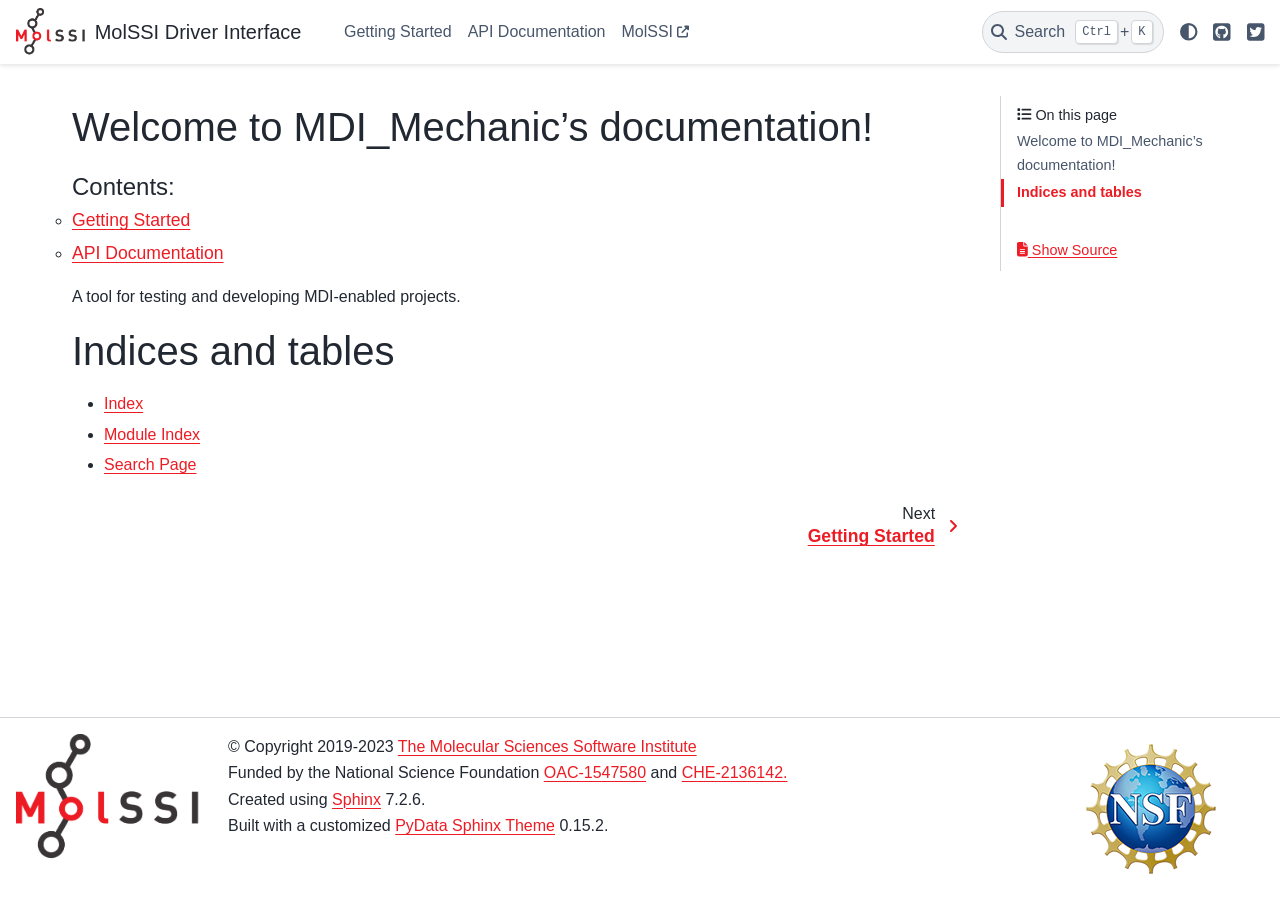
<file: index.html>
<!DOCTYPE html>


<html lang="en" data-content_root="./" >

  <head>
    <meta charset="utf-8" />
    <meta name="viewport" content="width=device-width, initial-scale=1.0" /><meta name="viewport" content="width=device-width, initial-scale=1" />

    <title>Welcome to MDI_Mechanic’s documentation! &#8212; MDI_Mechanic  documentation</title>
  
  
  
  <script data-cfasync="false">
    document.documentElement.dataset.mode = localStorage.getItem("mode") || "";
    document.documentElement.dataset.theme = localStorage.getItem("theme") || "light";
  </script>
  
  <!-- Loaded before other Sphinx assets -->
  <link href="_static/styles/theme.css?digest=8d27b9dea8ad943066ae" rel="stylesheet" />
<link href="_static/styles/bootstrap.css?digest=8d27b9dea8ad943066ae" rel="stylesheet" />
<link href="_static/styles/pydata-sphinx-theme.css?digest=8d27b9dea8ad943066ae" rel="stylesheet" />

  
  <link href="_static/vendor/fontawesome/6.5.1/css/all.min.css?digest=8d27b9dea8ad943066ae" rel="stylesheet" />
  <link rel="preload" as="font" type="font/woff2" crossorigin href="_static/vendor/fontawesome/6.5.1/webfonts/fa-solid-900.woff2" />
<link rel="preload" as="font" type="font/woff2" crossorigin href="_static/vendor/fontawesome/6.5.1/webfonts/fa-brands-400.woff2" />
<link rel="preload" as="font" type="font/woff2" crossorigin href="_static/vendor/fontawesome/6.5.1/webfonts/fa-regular-400.woff2" />

    <link rel="stylesheet" type="text/css" href="_static/pygments.css?v=80d5e7a1" />
    <link rel="stylesheet" type="text/css" href="_static/copybutton.css?v=76b2166b" />
    <link rel="stylesheet" type="text/css" href="_static/design-style.1e8bd061cd6da7fc9cf755528e8ffc24.min.css?v=0a3b3ea7" />
    <link rel="stylesheet" type="text/css" href="_static/css/custom.css?v=dffba199" />
  
  <!-- Pre-loaded scripts that we'll load fully later -->
  <link rel="preload" as="script" href="_static/scripts/bootstrap.js?digest=8d27b9dea8ad943066ae" />
<link rel="preload" as="script" href="_static/scripts/pydata-sphinx-theme.js?digest=8d27b9dea8ad943066ae" />
  <script src="_static/vendor/fontawesome/6.5.1/js/all.min.js?digest=8d27b9dea8ad943066ae"></script>

    <script src="_static/documentation_options.js?v=5929fcd5"></script>
    <script src="_static/doctools.js?v=888ff710"></script>
    <script src="_static/sphinx_highlight.js?v=dc90522c"></script>
    <script src="_static/clipboard.min.js?v=a7894cd8"></script>
    <script src="_static/copybutton.js?v=f281be69"></script>
    <script src="_static/design-tabs.js?v=36754332"></script>
    <script>DOCUMENTATION_OPTIONS.pagename = 'index';</script>
    <link rel="icon" href="_static/molssi_square.png"/>
    <link rel="index" title="Index" href="genindex.html" />
    <link rel="search" title="Search" href="search.html" />
    <link rel="next" title="Getting Started" href="getting_started.html" />
  <meta name="viewport" content="width=device-width, initial-scale=1"/>
  <meta name="docsearch:language" content="en"/>
  </head>
  
  
  <body data-bs-spy="scroll" data-bs-target=".bd-toc-nav" data-offset="180" data-bs-root-margin="0px 0px -60%" data-default-mode="">

  
  
  <a id="pst-skip-link" class="skip-link" href="#main-content">Skip to main content</a>
  
  <div id="pst-scroll-pixel-helper"></div>
  
  <button type="button" class="btn rounded-pill" id="pst-back-to-top">
    <i class="fa-solid fa-arrow-up"></i>
    Back to top
  </button>

  
  <input type="checkbox"
          class="sidebar-toggle"
          name="__primary"
          id="__primary"/>
  <label class="overlay overlay-primary" for="__primary"></label>
  
  <input type="checkbox"
          class="sidebar-toggle"
          name="__secondary"
          id="__secondary"/>
  <label class="overlay overlay-secondary" for="__secondary"></label>
  
  <div class="search-button__wrapper">
    <div class="search-button__overlay"></div>
    <div class="search-button__search-container">
<form class="bd-search d-flex align-items-center"
      action="search.html"
      method="get">
  <i class="fa-solid fa-magnifying-glass"></i>
  <input type="search"
         class="form-control"
         name="q"
         id="search-input"
         placeholder="Search the docs ..."
         aria-label="Search the docs ..."
         autocomplete="off"
         autocorrect="off"
         autocapitalize="off"
         spellcheck="false"/>
  <span class="search-button__kbd-shortcut"><kbd class="kbd-shortcut__modifier">Ctrl</kbd>+<kbd>K</kbd></span>
</form></div>
  </div>
  
    <header class="bd-header navbar navbar-expand-lg bd-navbar">
<div class="bd-header__inner bd-page-width">
  <label class="sidebar-toggle primary-toggle" for="__primary">
    <span class="fa-solid fa-bars"></span>
  </label>
  
  
  <div class="col-lg-3 navbar-header-items__start">
    
      <div class="navbar-item">

  

<a class="navbar-brand logo" href="#">
  
  
  
  
  
    
    
      
    
    
    <img src="_static/molssi_main_logo.png" class="logo__image only-light" alt=""/>
    <script>document.write(`<img src="_static/molssi_main_logo_inverted_white.png" class="logo__image only-dark" alt=""/>`);</script>
  
  
    <p class="title logo__title">MolSSI Driver Interface</p>
  
</a></div>
    
  </div>
  
  <div class="col-lg-9 navbar-header-items">
    
    <div class="me-auto navbar-header-items__center">
      
        <div class="navbar-item">
<nav class="navbar-nav">
  <ul class="bd-navbar-elements navbar-nav">
    
                    <li class="nav-item">
                      <a class="nav-link nav-internal" href="getting_started.html">
                        Getting Started
                      </a>
                    </li>
                

                    <li class="nav-item">
                      <a class="nav-link nav-internal" href="api.html">
                        API Documentation
                      </a>
                    </li>
                

                <li class="nav-item">
                  <a class="nav-link nav-external" href="https://molssi.org">
                    MolSSI
                  </a>
                </li>
                
  </ul>
</nav></div>
      
    </div>
    
    
    <div class="navbar-header-items__end">
      
        <div class="navbar-item navbar-persistent--container">
          

 <script>
 document.write(`
   <button class="btn navbar-btn search-button-field search-button__button" title="Search" aria-label="Search" data-bs-placement="bottom" data-bs-toggle="tooltip">
    <i class="fa-solid fa-magnifying-glass"></i>
    <span class="search-button__default-text">Search</span>
    <span class="search-button__kbd-shortcut"><kbd class="kbd-shortcut__modifier">Ctrl</kbd>+<kbd class="kbd-shortcut__modifier">K</kbd></span>
   </button>
 `);
 </script>
        </div>
      
      
        <div class="navbar-item">

<script>
document.write(`
  <button class="btn btn-sm navbar-btn theme-switch-button" title="light/dark" aria-label="light/dark" data-bs-placement="bottom" data-bs-toggle="tooltip">
    <span class="theme-switch nav-link" data-mode="light"><i class="fa-solid fa-sun fa-lg"></i></span>
    <span class="theme-switch nav-link" data-mode="dark"><i class="fa-solid fa-moon fa-lg"></i></span>
    <span class="theme-switch nav-link" data-mode="auto"><i class="fa-solid fa-circle-half-stroke fa-lg"></i></span>
  </button>
`);
</script></div>
      
        <div class="navbar-item"><ul class="navbar-icon-links navbar-nav"
    aria-label="Icon Links">
        <li class="nav-item">
          
          
          
          
          
          
          
          
          <a href="https://github.com/MolSSI/molssi_doc_theme" title="GitHub" class="nav-link" rel="noopener" target="_blank" data-bs-toggle="tooltip" data-bs-placement="bottom"><span><i class="fa-brands fa-square-github fa-lg" aria-hidden="true"></i></span>
            <span class="sr-only">GitHub</span></a>
        </li>
        <li class="nav-item">
          
          
          
          
          
          
          
          
          <a href="https://twitter.com/MolSSI_NSF" title="Twitter" class="nav-link" rel="noopener" target="_blank" data-bs-toggle="tooltip" data-bs-placement="bottom"><span><i class="fa-brands fa-square-twitter fa-lg" aria-hidden="true"></i></span>
            <span class="sr-only">Twitter</span></a>
        </li>
</ul></div>
      
    </div>
    
  </div>
  
  
    <div class="navbar-persistent--mobile">

 <script>
 document.write(`
   <button class="btn navbar-btn search-button-field search-button__button" title="Search" aria-label="Search" data-bs-placement="bottom" data-bs-toggle="tooltip">
    <i class="fa-solid fa-magnifying-glass"></i>
    <span class="search-button__default-text">Search</span>
    <span class="search-button__kbd-shortcut"><kbd class="kbd-shortcut__modifier">Ctrl</kbd>+<kbd class="kbd-shortcut__modifier">K</kbd></span>
   </button>
 `);
 </script>
    </div>
  

  
    <label class="sidebar-toggle secondary-toggle" for="__secondary" tabindex="0">
      <span class="fa-solid fa-outdent"></span>
    </label>
  
</div>

    </header>
  

  <div class="bd-container">
    <div class="bd-container__inner bd-page-width">
      
      
      
        
      
      <div class="bd-sidebar-primary bd-sidebar hide-on-wide">
        

  
  <div class="sidebar-header-items sidebar-primary__section">
    
    
      <div class="sidebar-header-items__center">
        
          <div class="navbar-item">
<nav class="navbar-nav">
  <ul class="bd-navbar-elements navbar-nav">
    
                    <li class="nav-item">
                      <a class="nav-link nav-internal" href="getting_started.html">
                        Getting Started
                      </a>
                    </li>
                

                    <li class="nav-item">
                      <a class="nav-link nav-internal" href="api.html">
                        API Documentation
                      </a>
                    </li>
                

                <li class="nav-item">
                  <a class="nav-link nav-external" href="https://molssi.org">
                    MolSSI
                  </a>
                </li>
                
  </ul>
</nav></div>
        
      </div>
    
    
    
      <div class="sidebar-header-items__end">
        
          <div class="navbar-item">

<script>
document.write(`
  <button class="btn btn-sm navbar-btn theme-switch-button" title="light/dark" aria-label="light/dark" data-bs-placement="bottom" data-bs-toggle="tooltip">
    <span class="theme-switch nav-link" data-mode="light"><i class="fa-solid fa-sun fa-lg"></i></span>
    <span class="theme-switch nav-link" data-mode="dark"><i class="fa-solid fa-moon fa-lg"></i></span>
    <span class="theme-switch nav-link" data-mode="auto"><i class="fa-solid fa-circle-half-stroke fa-lg"></i></span>
  </button>
`);
</script></div>
        
          <div class="navbar-item"><ul class="navbar-icon-links navbar-nav"
    aria-label="Icon Links">
        <li class="nav-item">
          
          
          
          
          
          
          
          
          <a href="https://github.com/MolSSI/molssi_doc_theme" title="GitHub" class="nav-link" rel="noopener" target="_blank" data-bs-toggle="tooltip" data-bs-placement="bottom"><span><i class="fa-brands fa-square-github fa-lg" aria-hidden="true"></i></span>
            <span class="sr-only">GitHub</span></a>
        </li>
        <li class="nav-item">
          
          
          
          
          
          
          
          
          <a href="https://twitter.com/MolSSI_NSF" title="Twitter" class="nav-link" rel="noopener" target="_blank" data-bs-toggle="tooltip" data-bs-placement="bottom"><span><i class="fa-brands fa-square-twitter fa-lg" aria-hidden="true"></i></span>
            <span class="sr-only">Twitter</span></a>
        </li>
</ul></div>
        
      </div>
    
  </div>
  
  
  <div class="sidebar-primary-items__end sidebar-primary__section">
  </div>
  
  <div id="rtd-footer-container"></div>


      </div>
      
      <main id="main-content" class="bd-main">
        
        
          <div class="bd-content">
            <div class="bd-article-container">
              
              <div class="bd-header-article"></div>
              
              
              
                
<div id="searchbox"></div>
                <article class="bd-article">
                  
  <section id="welcome-to-mdi-mechanic-s-documentation">
<h1>Welcome to MDI_Mechanic’s documentation!<a class="headerlink" href="#welcome-to-mdi-mechanic-s-documentation" title="Link to this heading">#</a></h1>
<div class="toctree-wrapper compound">
<p aria-level="2" class="caption" role="heading"><span class="caption-text">Contents:</span></p>
<ul>
<li class="toctree-l1"><a class="reference internal" href="getting_started.html">Getting Started</a></li>
<li class="toctree-l1"><a class="reference internal" href="api.html">API Documentation</a></li>
</ul>
</div>
<p>A tool for testing and developing MDI-enabled projects.</p>
</section>
<section id="indices-and-tables">
<h1>Indices and tables<a class="headerlink" href="#indices-and-tables" title="Link to this heading">#</a></h1>
<ul class="simple">
<li><p><a class="reference internal" href="genindex.html"><span class="std std-ref">Index</span></a></p></li>
<li><p><a class="reference internal" href="py-modindex.html"><span class="std std-ref">Module Index</span></a></p></li>
<li><p><a class="reference internal" href="search.html"><span class="std std-ref">Search Page</span></a></p></li>
</ul>
</section>


                </article>
              
              
              
              
              
                <footer class="prev-next-footer">
                  
<div class="prev-next-area">
    <a class="right-next"
       href="getting_started.html"
       title="next page">
      <div class="prev-next-info">
        <p class="prev-next-subtitle">next</p>
        <p class="prev-next-title">Getting Started</p>
      </div>
      <i class="fa-solid fa-angle-right"></i>
    </a>
</div>
                </footer>
              
            </div>
            
            
              
                <div class="bd-sidebar-secondary bd-toc"><div class="sidebar-secondary-items sidebar-secondary__inner">


  <div class="sidebar-secondary-item">
<div
    id="pst-page-navigation-heading-2"
    class="page-toc tocsection onthispage">
    <i class="fa-solid fa-list"></i> On this page
  </div>
  <nav class="bd-toc-nav page-toc" aria-labelledby="pst-page-navigation-heading-2">
    <ul class="visible nav section-nav flex-column">
<li class="toc-h1 nav-item toc-entry"><a class="reference internal nav-link" href="#">Welcome to MDI_Mechanic’s documentation!</a></li>
<li class="toc-h1 nav-item toc-entry"><a class="reference internal nav-link" href="#indices-and-tables">Indices and tables</a></li>
</ul>

  </nav></div>

  <div class="sidebar-secondary-item">

  <div class="tocsection sourcelink">
    <a href="_sources/index.rst.txt">
      <i class="fa-solid fa-file-lines"></i> Show Source
    </a>
  </div>
</div>

</div></div>
              
            
          </div>
          <footer class="bd-footer-content">
            
          </footer>
        
      </main>
    </div>
  </div>
  
  <!-- Scripts loaded after <body> so the DOM is not blocked -->
  <script src="_static/scripts/bootstrap.js?digest=8d27b9dea8ad943066ae"></script>
<script src="_static/scripts/pydata-sphinx-theme.js?digest=8d27b9dea8ad943066ae"></script>

  <footer class="bd-footer">
<div class="bd-footer__inner bd-page-width">
  
    <div class="footer-items__start">
      
        <div class="footer-item">
  



  
  
  
  
  
  
  


<div class="row h-10">
    <div class="col-2">
        <a href="https://molssi.org/" target="_blank" title="Go to MolSSI in a new tab">
            <img src="_static/molssi_main_logo.png" class="logo__image only-light footer_logo" alt="Logo image">
            <img src="_static/molssi_main_logo_inverted_white.png" class="logo__image only-dark footer_logo" alt="Logo image">
        </a>
    </div>
    <div class="col-8">
        <p> &copy; Copyright 2019-2023 <a href="https://molssi.org/">The Molecular Sciences Software Institute</a></p>
        <p>Funded by the National Science Foundation 
          <a href="https://nsf.gov/awardsearch/showAward?AWD_ID=1547580">OAC-1547580</a> and 
          <a href="https://www.nsf.gov/awardsearch/showAward?AWD_ID=2136142">CHE-2136142.</a></p>
 
        
        <p class="sphinx-version">
        Created using <a href="http://sphinx-doc.org/">Sphinx</a> 7.2.6.<br>
        </p>
        

        <p class="theme-version">
        Built with a customized <a href="https://pydata-sphinx-theme.readthedocs.io/en/stable/index.html">PyData Sphinx Theme</a> 0.15.2.
        </p>

    </div>
    <div class="col-2">
        <a href="https://nsf.gov/" target="_blank" title="Go to the NSF in a new tab">
            <img src="_static/nsf.png" class="footer_logo" alt="The NSF">
          </a>
    </div>
</div></div>
      
    </div>
  
  
  
</div>

  </footer>
  </body>
</html>
</file>
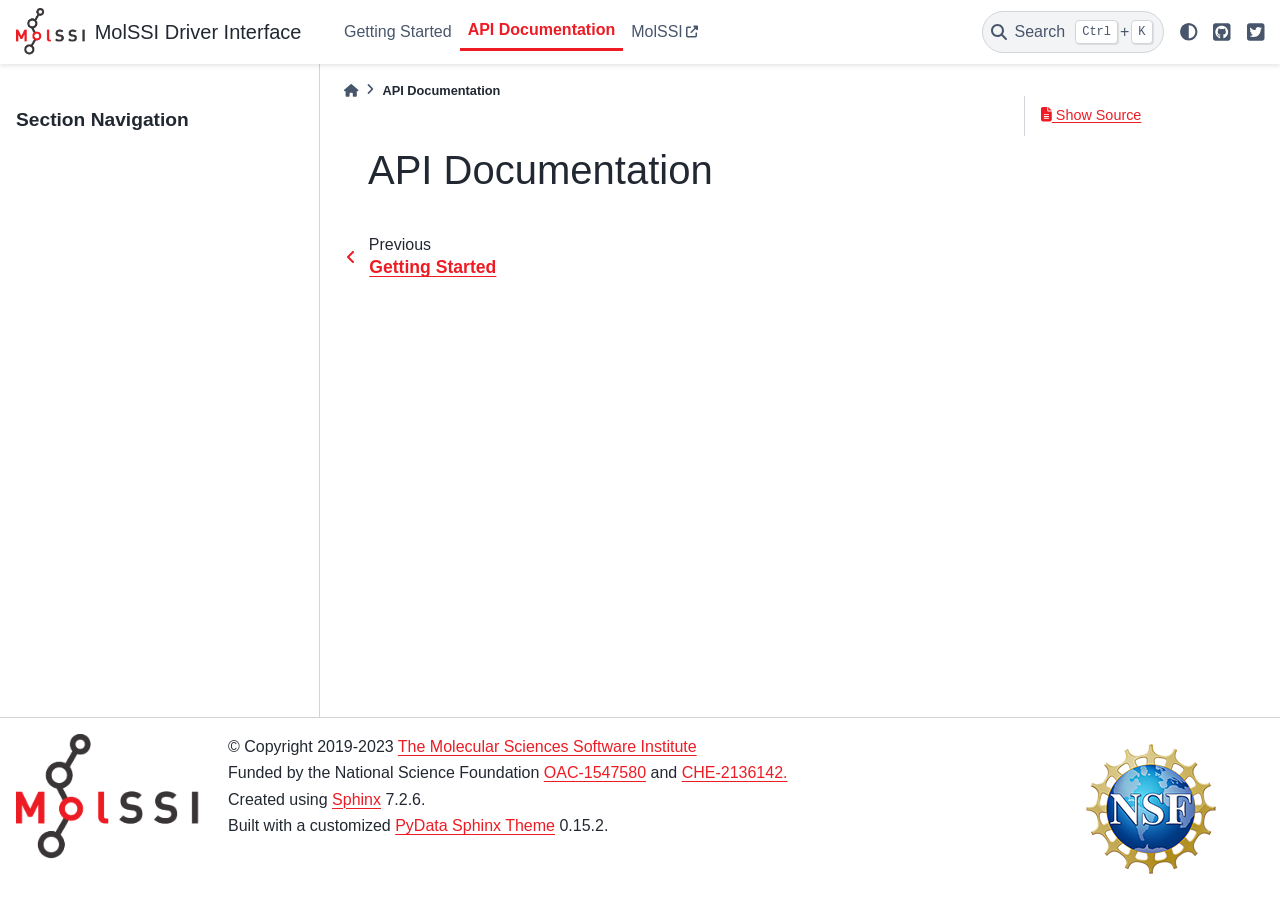
<file: api.html>
<!DOCTYPE html>


<html lang="en" data-content_root="./" >

  <head>
    <meta charset="utf-8" />
    <meta name="viewport" content="width=device-width, initial-scale=1.0" /><meta name="viewport" content="width=device-width, initial-scale=1" />

    <title>API Documentation &#8212; MDI_Mechanic  documentation</title>
  
  
  
  <script data-cfasync="false">
    document.documentElement.dataset.mode = localStorage.getItem("mode") || "";
    document.documentElement.dataset.theme = localStorage.getItem("theme") || "light";
  </script>
  
  <!-- Loaded before other Sphinx assets -->
  <link href="_static/styles/theme.css?digest=8d27b9dea8ad943066ae" rel="stylesheet" />
<link href="_static/styles/bootstrap.css?digest=8d27b9dea8ad943066ae" rel="stylesheet" />
<link href="_static/styles/pydata-sphinx-theme.css?digest=8d27b9dea8ad943066ae" rel="stylesheet" />

  
  <link href="_static/vendor/fontawesome/6.5.1/css/all.min.css?digest=8d27b9dea8ad943066ae" rel="stylesheet" />
  <link rel="preload" as="font" type="font/woff2" crossorigin href="_static/vendor/fontawesome/6.5.1/webfonts/fa-solid-900.woff2" />
<link rel="preload" as="font" type="font/woff2" crossorigin href="_static/vendor/fontawesome/6.5.1/webfonts/fa-brands-400.woff2" />
<link rel="preload" as="font" type="font/woff2" crossorigin href="_static/vendor/fontawesome/6.5.1/webfonts/fa-regular-400.woff2" />

    <link rel="stylesheet" type="text/css" href="_static/pygments.css?v=80d5e7a1" />
    <link rel="stylesheet" type="text/css" href="_static/copybutton.css?v=76b2166b" />
    <link rel="stylesheet" type="text/css" href="_static/design-style.1e8bd061cd6da7fc9cf755528e8ffc24.min.css?v=0a3b3ea7" />
    <link rel="stylesheet" type="text/css" href="_static/css/custom.css?v=dffba199" />
  
  <!-- Pre-loaded scripts that we'll load fully later -->
  <link rel="preload" as="script" href="_static/scripts/bootstrap.js?digest=8d27b9dea8ad943066ae" />
<link rel="preload" as="script" href="_static/scripts/pydata-sphinx-theme.js?digest=8d27b9dea8ad943066ae" />
  <script src="_static/vendor/fontawesome/6.5.1/js/all.min.js?digest=8d27b9dea8ad943066ae"></script>

    <script src="_static/documentation_options.js?v=5929fcd5"></script>
    <script src="_static/doctools.js?v=888ff710"></script>
    <script src="_static/sphinx_highlight.js?v=dc90522c"></script>
    <script src="_static/clipboard.min.js?v=a7894cd8"></script>
    <script src="_static/copybutton.js?v=f281be69"></script>
    <script src="_static/design-tabs.js?v=36754332"></script>
    <script>DOCUMENTATION_OPTIONS.pagename = 'api';</script>
    <link rel="icon" href="_static/molssi_square.png"/>
    <link rel="index" title="Index" href="genindex.html" />
    <link rel="search" title="Search" href="search.html" />
    <link rel="prev" title="Getting Started" href="getting_started.html" />
  <meta name="viewport" content="width=device-width, initial-scale=1"/>
  <meta name="docsearch:language" content="en"/>
  </head>
  
  
  <body data-bs-spy="scroll" data-bs-target=".bd-toc-nav" data-offset="180" data-bs-root-margin="0px 0px -60%" data-default-mode="">

  
  
  <a id="pst-skip-link" class="skip-link" href="#main-content">Skip to main content</a>
  
  <div id="pst-scroll-pixel-helper"></div>
  
  <button type="button" class="btn rounded-pill" id="pst-back-to-top">
    <i class="fa-solid fa-arrow-up"></i>
    Back to top
  </button>

  
  <input type="checkbox"
          class="sidebar-toggle"
          name="__primary"
          id="__primary"/>
  <label class="overlay overlay-primary" for="__primary"></label>
  
  <input type="checkbox"
          class="sidebar-toggle"
          name="__secondary"
          id="__secondary"/>
  <label class="overlay overlay-secondary" for="__secondary"></label>
  
  <div class="search-button__wrapper">
    <div class="search-button__overlay"></div>
    <div class="search-button__search-container">
<form class="bd-search d-flex align-items-center"
      action="search.html"
      method="get">
  <i class="fa-solid fa-magnifying-glass"></i>
  <input type="search"
         class="form-control"
         name="q"
         id="search-input"
         placeholder="Search the docs ..."
         aria-label="Search the docs ..."
         autocomplete="off"
         autocorrect="off"
         autocapitalize="off"
         spellcheck="false"/>
  <span class="search-button__kbd-shortcut"><kbd class="kbd-shortcut__modifier">Ctrl</kbd>+<kbd>K</kbd></span>
</form></div>
  </div>
  
    <header class="bd-header navbar navbar-expand-lg bd-navbar">
<div class="bd-header__inner bd-page-width">
  <label class="sidebar-toggle primary-toggle" for="__primary">
    <span class="fa-solid fa-bars"></span>
  </label>
  
  
  <div class="col-lg-3 navbar-header-items__start">
    
      <div class="navbar-item">

  

<a class="navbar-brand logo" href="index.html">
  
  
  
  
  
    
    
      
    
    
    <img src="_static/molssi_main_logo.png" class="logo__image only-light" alt=""/>
    <script>document.write(`<img src="_static/molssi_main_logo_inverted_white.png" class="logo__image only-dark" alt=""/>`);</script>
  
  
    <p class="title logo__title">MolSSI Driver Interface</p>
  
</a></div>
    
  </div>
  
  <div class="col-lg-9 navbar-header-items">
    
    <div class="me-auto navbar-header-items__center">
      
        <div class="navbar-item">
<nav class="navbar-nav">
  <ul class="bd-navbar-elements navbar-nav">
    
                    <li class="nav-item">
                      <a class="nav-link nav-internal" href="getting_started.html">
                        Getting Started
                      </a>
                    </li>
                

                    <li class="nav-item current active">
                      <a class="nav-link nav-internal" href="#">
                        API Documentation
                      </a>
                    </li>
                

                <li class="nav-item">
                  <a class="nav-link nav-external" href="https://molssi.org">
                    MolSSI
                  </a>
                </li>
                
  </ul>
</nav></div>
      
    </div>
    
    
    <div class="navbar-header-items__end">
      
        <div class="navbar-item navbar-persistent--container">
          

 <script>
 document.write(`
   <button class="btn navbar-btn search-button-field search-button__button" title="Search" aria-label="Search" data-bs-placement="bottom" data-bs-toggle="tooltip">
    <i class="fa-solid fa-magnifying-glass"></i>
    <span class="search-button__default-text">Search</span>
    <span class="search-button__kbd-shortcut"><kbd class="kbd-shortcut__modifier">Ctrl</kbd>+<kbd class="kbd-shortcut__modifier">K</kbd></span>
   </button>
 `);
 </script>
        </div>
      
      
        <div class="navbar-item">

<script>
document.write(`
  <button class="btn btn-sm navbar-btn theme-switch-button" title="light/dark" aria-label="light/dark" data-bs-placement="bottom" data-bs-toggle="tooltip">
    <span class="theme-switch nav-link" data-mode="light"><i class="fa-solid fa-sun fa-lg"></i></span>
    <span class="theme-switch nav-link" data-mode="dark"><i class="fa-solid fa-moon fa-lg"></i></span>
    <span class="theme-switch nav-link" data-mode="auto"><i class="fa-solid fa-circle-half-stroke fa-lg"></i></span>
  </button>
`);
</script></div>
      
        <div class="navbar-item"><ul class="navbar-icon-links navbar-nav"
    aria-label="Icon Links">
        <li class="nav-item">
          
          
          
          
          
          
          
          
          <a href="https://github.com/MolSSI/molssi_doc_theme" title="GitHub" class="nav-link" rel="noopener" target="_blank" data-bs-toggle="tooltip" data-bs-placement="bottom"><span><i class="fa-brands fa-square-github fa-lg" aria-hidden="true"></i></span>
            <span class="sr-only">GitHub</span></a>
        </li>
        <li class="nav-item">
          
          
          
          
          
          
          
          
          <a href="https://twitter.com/MolSSI_NSF" title="Twitter" class="nav-link" rel="noopener" target="_blank" data-bs-toggle="tooltip" data-bs-placement="bottom"><span><i class="fa-brands fa-square-twitter fa-lg" aria-hidden="true"></i></span>
            <span class="sr-only">Twitter</span></a>
        </li>
</ul></div>
      
    </div>
    
  </div>
  
  
    <div class="navbar-persistent--mobile">

 <script>
 document.write(`
   <button class="btn navbar-btn search-button-field search-button__button" title="Search" aria-label="Search" data-bs-placement="bottom" data-bs-toggle="tooltip">
    <i class="fa-solid fa-magnifying-glass"></i>
    <span class="search-button__default-text">Search</span>
    <span class="search-button__kbd-shortcut"><kbd class="kbd-shortcut__modifier">Ctrl</kbd>+<kbd class="kbd-shortcut__modifier">K</kbd></span>
   </button>
 `);
 </script>
    </div>
  

  
    <label class="sidebar-toggle secondary-toggle" for="__secondary" tabindex="0">
      <span class="fa-solid fa-outdent"></span>
    </label>
  
</div>

    </header>
  

  <div class="bd-container">
    <div class="bd-container__inner bd-page-width">
      
      
      
      <div class="bd-sidebar-primary bd-sidebar">
        

  
  <div class="sidebar-header-items sidebar-primary__section">
    
    
      <div class="sidebar-header-items__center">
        
          <div class="navbar-item">
<nav class="navbar-nav">
  <ul class="bd-navbar-elements navbar-nav">
    
                    <li class="nav-item">
                      <a class="nav-link nav-internal" href="getting_started.html">
                        Getting Started
                      </a>
                    </li>
                

                    <li class="nav-item current active">
                      <a class="nav-link nav-internal" href="#">
                        API Documentation
                      </a>
                    </li>
                

                <li class="nav-item">
                  <a class="nav-link nav-external" href="https://molssi.org">
                    MolSSI
                  </a>
                </li>
                
  </ul>
</nav></div>
        
      </div>
    
    
    
      <div class="sidebar-header-items__end">
        
          <div class="navbar-item">

<script>
document.write(`
  <button class="btn btn-sm navbar-btn theme-switch-button" title="light/dark" aria-label="light/dark" data-bs-placement="bottom" data-bs-toggle="tooltip">
    <span class="theme-switch nav-link" data-mode="light"><i class="fa-solid fa-sun fa-lg"></i></span>
    <span class="theme-switch nav-link" data-mode="dark"><i class="fa-solid fa-moon fa-lg"></i></span>
    <span class="theme-switch nav-link" data-mode="auto"><i class="fa-solid fa-circle-half-stroke fa-lg"></i></span>
  </button>
`);
</script></div>
        
          <div class="navbar-item"><ul class="navbar-icon-links navbar-nav"
    aria-label="Icon Links">
        <li class="nav-item">
          
          
          
          
          
          
          
          
          <a href="https://github.com/MolSSI/molssi_doc_theme" title="GitHub" class="nav-link" rel="noopener" target="_blank" data-bs-toggle="tooltip" data-bs-placement="bottom"><span><i class="fa-brands fa-square-github fa-lg" aria-hidden="true"></i></span>
            <span class="sr-only">GitHub</span></a>
        </li>
        <li class="nav-item">
          
          
          
          
          
          
          
          
          <a href="https://twitter.com/MolSSI_NSF" title="Twitter" class="nav-link" rel="noopener" target="_blank" data-bs-toggle="tooltip" data-bs-placement="bottom"><span><i class="fa-brands fa-square-twitter fa-lg" aria-hidden="true"></i></span>
            <span class="sr-only">Twitter</span></a>
        </li>
</ul></div>
        
      </div>
    
  </div>
  
    <div class="sidebar-primary-items__start sidebar-primary__section">
        <div class="sidebar-primary-item">
<nav class="bd-docs-nav bd-links"
     aria-label="Section Navigation">
  <p class="bd-links__title" role="heading" aria-level="1">Section Navigation</p>
  <div class="bd-toc-item navbar-nav"></div>
</nav></div>
    </div>
  
  
  <div class="sidebar-primary-items__end sidebar-primary__section">
  </div>
  
  <div id="rtd-footer-container"></div>


      </div>
      
      <main id="main-content" class="bd-main">
        
        
          <div class="bd-content">
            <div class="bd-article-container">
              
              <div class="bd-header-article">
<div class="header-article-items header-article__inner">
  
    <div class="header-article-items__start">
      
        <div class="header-article-item">



<nav aria-label="Breadcrumb">
  <ul class="bd-breadcrumbs">
    
    <li class="breadcrumb-item breadcrumb-home">
      <a href="index.html" class="nav-link" aria-label="Home">
        <i class="fa-solid fa-home"></i>
      </a>
    </li>
    <li class="breadcrumb-item active" aria-current="page">API Documentation</li>
  </ul>
</nav>
</div>
      
    </div>
  
  
</div>
</div>
              
              
              
                
<div id="searchbox"></div>
                <article class="bd-article">
                  
  <section id="api-documentation">
<h1>API Documentation<a class="headerlink" href="#api-documentation" title="Link to this heading">#</a></h1>
<table class="autosummary longtable table autosummary">
<tbody>
</tbody>
</table>
</section>


                </article>
              
              
              
              
              
                <footer class="prev-next-footer">
                  
<div class="prev-next-area">
    <a class="left-prev"
       href="getting_started.html"
       title="previous page">
      <i class="fa-solid fa-angle-left"></i>
      <div class="prev-next-info">
        <p class="prev-next-subtitle">previous</p>
        <p class="prev-next-title">Getting Started</p>
      </div>
    </a>
</div>
                </footer>
              
            </div>
            
            
              
                <div class="bd-sidebar-secondary bd-toc"><div class="sidebar-secondary-items sidebar-secondary__inner">


  <div class="sidebar-secondary-item">

  <div class="tocsection sourcelink">
    <a href="_sources/api.rst.txt">
      <i class="fa-solid fa-file-lines"></i> Show Source
    </a>
  </div>
</div>

</div></div>
              
            
          </div>
          <footer class="bd-footer-content">
            
          </footer>
        
      </main>
    </div>
  </div>
  
  <!-- Scripts loaded after <body> so the DOM is not blocked -->
  <script src="_static/scripts/bootstrap.js?digest=8d27b9dea8ad943066ae"></script>
<script src="_static/scripts/pydata-sphinx-theme.js?digest=8d27b9dea8ad943066ae"></script>

  <footer class="bd-footer">
<div class="bd-footer__inner bd-page-width">
  
    <div class="footer-items__start">
      
        <div class="footer-item">
  



  
  
  
  
  
  
  


<div class="row h-10">
    <div class="col-2">
        <a href="https://molssi.org/" target="_blank" title="Go to MolSSI in a new tab">
            <img src="_static/molssi_main_logo.png" class="logo__image only-light footer_logo" alt="Logo image">
            <img src="_static/molssi_main_logo_inverted_white.png" class="logo__image only-dark footer_logo" alt="Logo image">
        </a>
    </div>
    <div class="col-8">
        <p> &copy; Copyright 2019-2023 <a href="https://molssi.org/">The Molecular Sciences Software Institute</a></p>
        <p>Funded by the National Science Foundation 
          <a href="https://nsf.gov/awardsearch/showAward?AWD_ID=1547580">OAC-1547580</a> and 
          <a href="https://www.nsf.gov/awardsearch/showAward?AWD_ID=2136142">CHE-2136142.</a></p>
 
        
        <p class="sphinx-version">
        Created using <a href="http://sphinx-doc.org/">Sphinx</a> 7.2.6.<br>
        </p>
        

        <p class="theme-version">
        Built with a customized <a href="https://pydata-sphinx-theme.readthedocs.io/en/stable/index.html">PyData Sphinx Theme</a> 0.15.2.
        </p>

    </div>
    <div class="col-2">
        <a href="https://nsf.gov/" target="_blank" title="Go to the NSF in a new tab">
            <img src="_static/nsf.png" class="footer_logo" alt="The NSF">
          </a>
    </div>
</div></div>
      
    </div>
  
  
  
</div>

  </footer>
  </body>
</html>
</file>
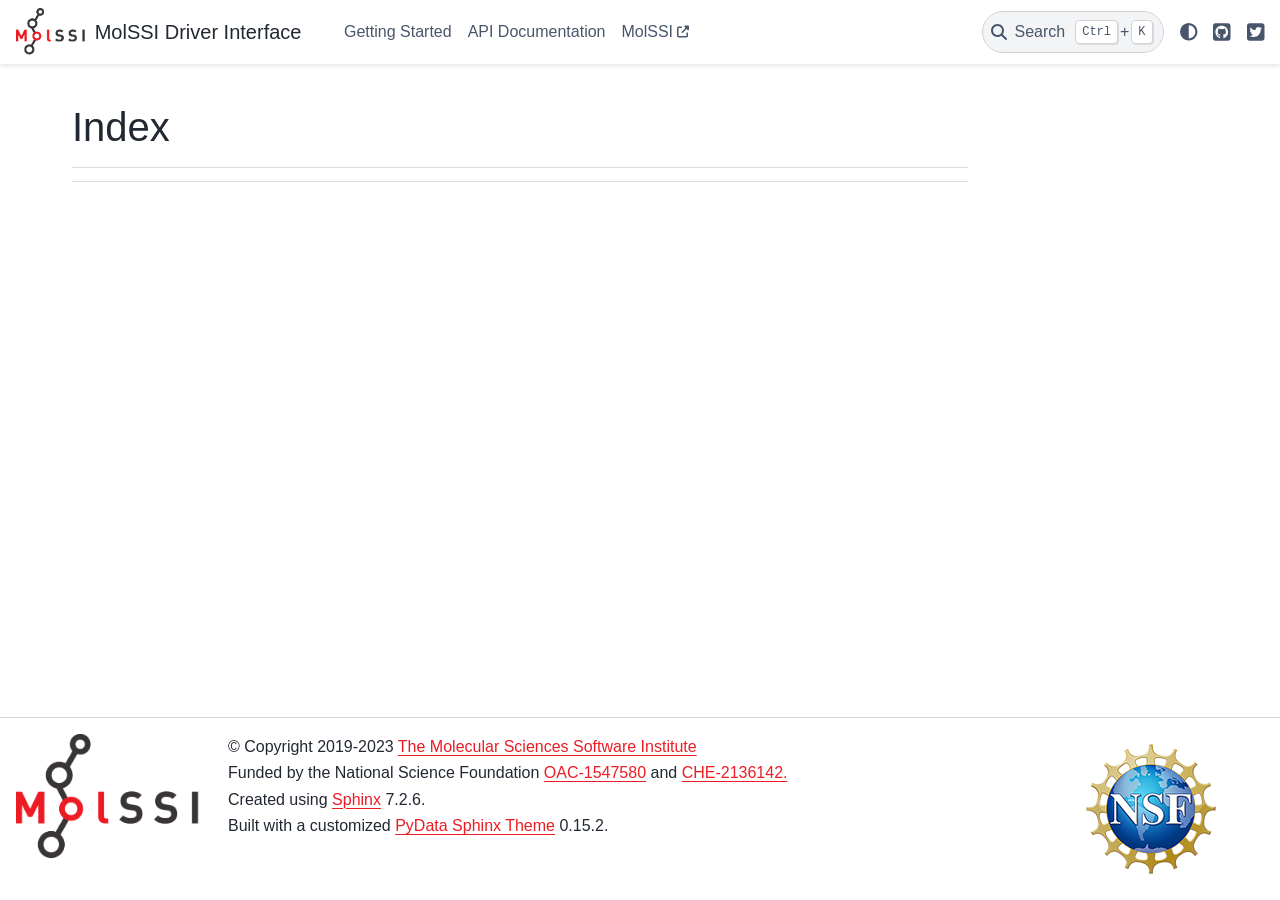
<file: genindex.html>
<!DOCTYPE html>


<html lang="en" data-content_root="./" >

  <head>
    <meta charset="utf-8" />
    <meta name="viewport" content="width=device-width, initial-scale=1.0" />
    <title>Index &#8212; MDI_Mechanic  documentation</title>
  
  
  
  <script data-cfasync="false">
    document.documentElement.dataset.mode = localStorage.getItem("mode") || "";
    document.documentElement.dataset.theme = localStorage.getItem("theme") || "light";
  </script>
  
  <!-- Loaded before other Sphinx assets -->
  <link href="_static/styles/theme.css?digest=8d27b9dea8ad943066ae" rel="stylesheet" />
<link href="_static/styles/bootstrap.css?digest=8d27b9dea8ad943066ae" rel="stylesheet" />
<link href="_static/styles/pydata-sphinx-theme.css?digest=8d27b9dea8ad943066ae" rel="stylesheet" />

  
  <link href="_static/vendor/fontawesome/6.5.1/css/all.min.css?digest=8d27b9dea8ad943066ae" rel="stylesheet" />
  <link rel="preload" as="font" type="font/woff2" crossorigin href="_static/vendor/fontawesome/6.5.1/webfonts/fa-solid-900.woff2" />
<link rel="preload" as="font" type="font/woff2" crossorigin href="_static/vendor/fontawesome/6.5.1/webfonts/fa-brands-400.woff2" />
<link rel="preload" as="font" type="font/woff2" crossorigin href="_static/vendor/fontawesome/6.5.1/webfonts/fa-regular-400.woff2" />

    <link rel="stylesheet" type="text/css" href="_static/pygments.css?v=80d5e7a1" />
    <link rel="stylesheet" type="text/css" href="_static/copybutton.css?v=76b2166b" />
    <link rel="stylesheet" type="text/css" href="_static/design-style.1e8bd061cd6da7fc9cf755528e8ffc24.min.css?v=0a3b3ea7" />
    <link rel="stylesheet" type="text/css" href="_static/css/custom.css?v=dffba199" />
  
  <!-- Pre-loaded scripts that we'll load fully later -->
  <link rel="preload" as="script" href="_static/scripts/bootstrap.js?digest=8d27b9dea8ad943066ae" />
<link rel="preload" as="script" href="_static/scripts/pydata-sphinx-theme.js?digest=8d27b9dea8ad943066ae" />
  <script src="_static/vendor/fontawesome/6.5.1/js/all.min.js?digest=8d27b9dea8ad943066ae"></script>

    <script src="_static/documentation_options.js?v=5929fcd5"></script>
    <script src="_static/doctools.js?v=888ff710"></script>
    <script src="_static/sphinx_highlight.js?v=dc90522c"></script>
    <script src="_static/clipboard.min.js?v=a7894cd8"></script>
    <script src="_static/copybutton.js?v=f281be69"></script>
    <script src="_static/design-tabs.js?v=36754332"></script>
    <script>DOCUMENTATION_OPTIONS.pagename = 'genindex';</script>
    <link rel="icon" href="_static/molssi_square.png"/>
    <link rel="index" title="Index" href="#" />
    <link rel="search" title="Search" href="search.html" />
  <meta name="viewport" content="width=device-width, initial-scale=1"/>
  <meta name="docsearch:language" content="en"/>
  </head>
  
  
  <body data-bs-spy="scroll" data-bs-target=".bd-toc-nav" data-offset="180" data-bs-root-margin="0px 0px -60%" data-default-mode="">

  
  
  <a id="pst-skip-link" class="skip-link" href="#main-content">Skip to main content</a>
  
  <div id="pst-scroll-pixel-helper"></div>
  
  <button type="button" class="btn rounded-pill" id="pst-back-to-top">
    <i class="fa-solid fa-arrow-up"></i>
    Back to top
  </button>

  
  <input type="checkbox"
          class="sidebar-toggle"
          name="__primary"
          id="__primary"/>
  <label class="overlay overlay-primary" for="__primary"></label>
  
  <input type="checkbox"
          class="sidebar-toggle"
          name="__secondary"
          id="__secondary"/>
  <label class="overlay overlay-secondary" for="__secondary"></label>
  
  <div class="search-button__wrapper">
    <div class="search-button__overlay"></div>
    <div class="search-button__search-container">
<form class="bd-search d-flex align-items-center"
      action="search.html"
      method="get">
  <i class="fa-solid fa-magnifying-glass"></i>
  <input type="search"
         class="form-control"
         name="q"
         id="search-input"
         placeholder="Search the docs ..."
         aria-label="Search the docs ..."
         autocomplete="off"
         autocorrect="off"
         autocapitalize="off"
         spellcheck="false"/>
  <span class="search-button__kbd-shortcut"><kbd class="kbd-shortcut__modifier">Ctrl</kbd>+<kbd>K</kbd></span>
</form></div>
  </div>
  
    <header class="bd-header navbar navbar-expand-lg bd-navbar">
<div class="bd-header__inner bd-page-width">
  <label class="sidebar-toggle primary-toggle" for="__primary">
    <span class="fa-solid fa-bars"></span>
  </label>
  
  
  <div class="col-lg-3 navbar-header-items__start">
    
      <div class="navbar-item">

  

<a class="navbar-brand logo" href="index.html">
  
  
  
  
  
    
    
      
    
    
    <img src="_static/molssi_main_logo.png" class="logo__image only-light" alt=""/>
    <script>document.write(`<img src="_static/molssi_main_logo_inverted_white.png" class="logo__image only-dark" alt=""/>`);</script>
  
  
    <p class="title logo__title">MolSSI Driver Interface</p>
  
</a></div>
    
  </div>
  
  <div class="col-lg-9 navbar-header-items">
    
    <div class="me-auto navbar-header-items__center">
      
        <div class="navbar-item">
<nav class="navbar-nav">
  <ul class="bd-navbar-elements navbar-nav">
    
                    <li class="nav-item">
                      <a class="nav-link nav-internal" href="getting_started.html">
                        Getting Started
                      </a>
                    </li>
                

                    <li class="nav-item">
                      <a class="nav-link nav-internal" href="api.html">
                        API Documentation
                      </a>
                    </li>
                

                <li class="nav-item">
                  <a class="nav-link nav-external" href="https://molssi.org">
                    MolSSI
                  </a>
                </li>
                
  </ul>
</nav></div>
      
    </div>
    
    
    <div class="navbar-header-items__end">
      
        <div class="navbar-item navbar-persistent--container">
          

 <script>
 document.write(`
   <button class="btn navbar-btn search-button-field search-button__button" title="Search" aria-label="Search" data-bs-placement="bottom" data-bs-toggle="tooltip">
    <i class="fa-solid fa-magnifying-glass"></i>
    <span class="search-button__default-text">Search</span>
    <span class="search-button__kbd-shortcut"><kbd class="kbd-shortcut__modifier">Ctrl</kbd>+<kbd class="kbd-shortcut__modifier">K</kbd></span>
   </button>
 `);
 </script>
        </div>
      
      
        <div class="navbar-item">

<script>
document.write(`
  <button class="btn btn-sm navbar-btn theme-switch-button" title="light/dark" aria-label="light/dark" data-bs-placement="bottom" data-bs-toggle="tooltip">
    <span class="theme-switch nav-link" data-mode="light"><i class="fa-solid fa-sun fa-lg"></i></span>
    <span class="theme-switch nav-link" data-mode="dark"><i class="fa-solid fa-moon fa-lg"></i></span>
    <span class="theme-switch nav-link" data-mode="auto"><i class="fa-solid fa-circle-half-stroke fa-lg"></i></span>
  </button>
`);
</script></div>
      
        <div class="navbar-item"><ul class="navbar-icon-links navbar-nav"
    aria-label="Icon Links">
        <li class="nav-item">
          
          
          
          
          
          
          
          
          <a href="https://github.com/MolSSI/molssi_doc_theme" title="GitHub" class="nav-link" rel="noopener" target="_blank" data-bs-toggle="tooltip" data-bs-placement="bottom"><span><i class="fa-brands fa-square-github fa-lg" aria-hidden="true"></i></span>
            <span class="sr-only">GitHub</span></a>
        </li>
        <li class="nav-item">
          
          
          
          
          
          
          
          
          <a href="https://twitter.com/MolSSI_NSF" title="Twitter" class="nav-link" rel="noopener" target="_blank" data-bs-toggle="tooltip" data-bs-placement="bottom"><span><i class="fa-brands fa-square-twitter fa-lg" aria-hidden="true"></i></span>
            <span class="sr-only">Twitter</span></a>
        </li>
</ul></div>
      
    </div>
    
  </div>
  
  
    <div class="navbar-persistent--mobile">

 <script>
 document.write(`
   <button class="btn navbar-btn search-button-field search-button__button" title="Search" aria-label="Search" data-bs-placement="bottom" data-bs-toggle="tooltip">
    <i class="fa-solid fa-magnifying-glass"></i>
    <span class="search-button__default-text">Search</span>
    <span class="search-button__kbd-shortcut"><kbd class="kbd-shortcut__modifier">Ctrl</kbd>+<kbd class="kbd-shortcut__modifier">K</kbd></span>
   </button>
 `);
 </script>
    </div>
  

  
</div>

    </header>
  

  <div class="bd-container">
    <div class="bd-container__inner bd-page-width">
      
      
      
        
      
      <div class="bd-sidebar-primary bd-sidebar hide-on-wide">
        

  
  <div class="sidebar-header-items sidebar-primary__section">
    
    
      <div class="sidebar-header-items__center">
        
          <div class="navbar-item">
<nav class="navbar-nav">
  <ul class="bd-navbar-elements navbar-nav">
    
                    <li class="nav-item">
                      <a class="nav-link nav-internal" href="getting_started.html">
                        Getting Started
                      </a>
                    </li>
                

                    <li class="nav-item">
                      <a class="nav-link nav-internal" href="api.html">
                        API Documentation
                      </a>
                    </li>
                

                <li class="nav-item">
                  <a class="nav-link nav-external" href="https://molssi.org">
                    MolSSI
                  </a>
                </li>
                
  </ul>
</nav></div>
        
      </div>
    
    
    
      <div class="sidebar-header-items__end">
        
          <div class="navbar-item">

<script>
document.write(`
  <button class="btn btn-sm navbar-btn theme-switch-button" title="light/dark" aria-label="light/dark" data-bs-placement="bottom" data-bs-toggle="tooltip">
    <span class="theme-switch nav-link" data-mode="light"><i class="fa-solid fa-sun fa-lg"></i></span>
    <span class="theme-switch nav-link" data-mode="dark"><i class="fa-solid fa-moon fa-lg"></i></span>
    <span class="theme-switch nav-link" data-mode="auto"><i class="fa-solid fa-circle-half-stroke fa-lg"></i></span>
  </button>
`);
</script></div>
        
          <div class="navbar-item"><ul class="navbar-icon-links navbar-nav"
    aria-label="Icon Links">
        <li class="nav-item">
          
          
          
          
          
          
          
          
          <a href="https://github.com/MolSSI/molssi_doc_theme" title="GitHub" class="nav-link" rel="noopener" target="_blank" data-bs-toggle="tooltip" data-bs-placement="bottom"><span><i class="fa-brands fa-square-github fa-lg" aria-hidden="true"></i></span>
            <span class="sr-only">GitHub</span></a>
        </li>
        <li class="nav-item">
          
          
          
          
          
          
          
          
          <a href="https://twitter.com/MolSSI_NSF" title="Twitter" class="nav-link" rel="noopener" target="_blank" data-bs-toggle="tooltip" data-bs-placement="bottom"><span><i class="fa-brands fa-square-twitter fa-lg" aria-hidden="true"></i></span>
            <span class="sr-only">Twitter</span></a>
        </li>
</ul></div>
        
      </div>
    
  </div>
  
  
  <div class="sidebar-primary-items__end sidebar-primary__section">
  </div>
  
  <div id="rtd-footer-container"></div>


      </div>
      
      <main id="main-content" class="bd-main">
        
        
          <div class="bd-content">
            <div class="bd-article-container">
              
              <div class="bd-header-article"></div>
              
              
              
                
<div id="searchbox"></div>
                <article class="bd-article">
                  

<h1 id="index">Index</h1>

<div class="genindex-jumpbox">
 
</div>


                </article>
              
              
              
              
              
                <footer class="prev-next-footer">
                  
<div class="prev-next-area">
</div>
                </footer>
              
            </div>
            
            
              
                <div class="bd-sidebar-secondary bd-toc"></div>
              
            
          </div>
          <footer class="bd-footer-content">
            
          </footer>
        
      </main>
    </div>
  </div>
  
  <!-- Scripts loaded after <body> so the DOM is not blocked -->
  <script src="_static/scripts/bootstrap.js?digest=8d27b9dea8ad943066ae"></script>
<script src="_static/scripts/pydata-sphinx-theme.js?digest=8d27b9dea8ad943066ae"></script>

  <footer class="bd-footer">
<div class="bd-footer__inner bd-page-width">
  
    <div class="footer-items__start">
      
        <div class="footer-item">
  



  
  
  
  
  
  
  


<div class="row h-10">
    <div class="col-2">
        <a href="https://molssi.org/" target="_blank" title="Go to MolSSI in a new tab">
            <img src="_static/molssi_main_logo.png" class="logo__image only-light footer_logo" alt="Logo image">
            <img src="_static/molssi_main_logo_inverted_white.png" class="logo__image only-dark footer_logo" alt="Logo image">
        </a>
    </div>
    <div class="col-8">
        <p> &copy; Copyright 2019-2023 <a href="https://molssi.org/">The Molecular Sciences Software Institute</a></p>
        <p>Funded by the National Science Foundation 
          <a href="https://nsf.gov/awardsearch/showAward?AWD_ID=1547580">OAC-1547580</a> and 
          <a href="https://www.nsf.gov/awardsearch/showAward?AWD_ID=2136142">CHE-2136142.</a></p>
 
        
        <p class="sphinx-version">
        Created using <a href="http://sphinx-doc.org/">Sphinx</a> 7.2.6.<br>
        </p>
        

        <p class="theme-version">
        Built with a customized <a href="https://pydata-sphinx-theme.readthedocs.io/en/stable/index.html">PyData Sphinx Theme</a> 0.15.2.
        </p>

    </div>
    <div class="col-2">
        <a href="https://nsf.gov/" target="_blank" title="Go to the NSF in a new tab">
            <img src="_static/nsf.png" class="footer_logo" alt="The NSF">
          </a>
    </div>
</div></div>
      
    </div>
  
  
  
</div>

  </footer>
  </body>
</html>
</file>
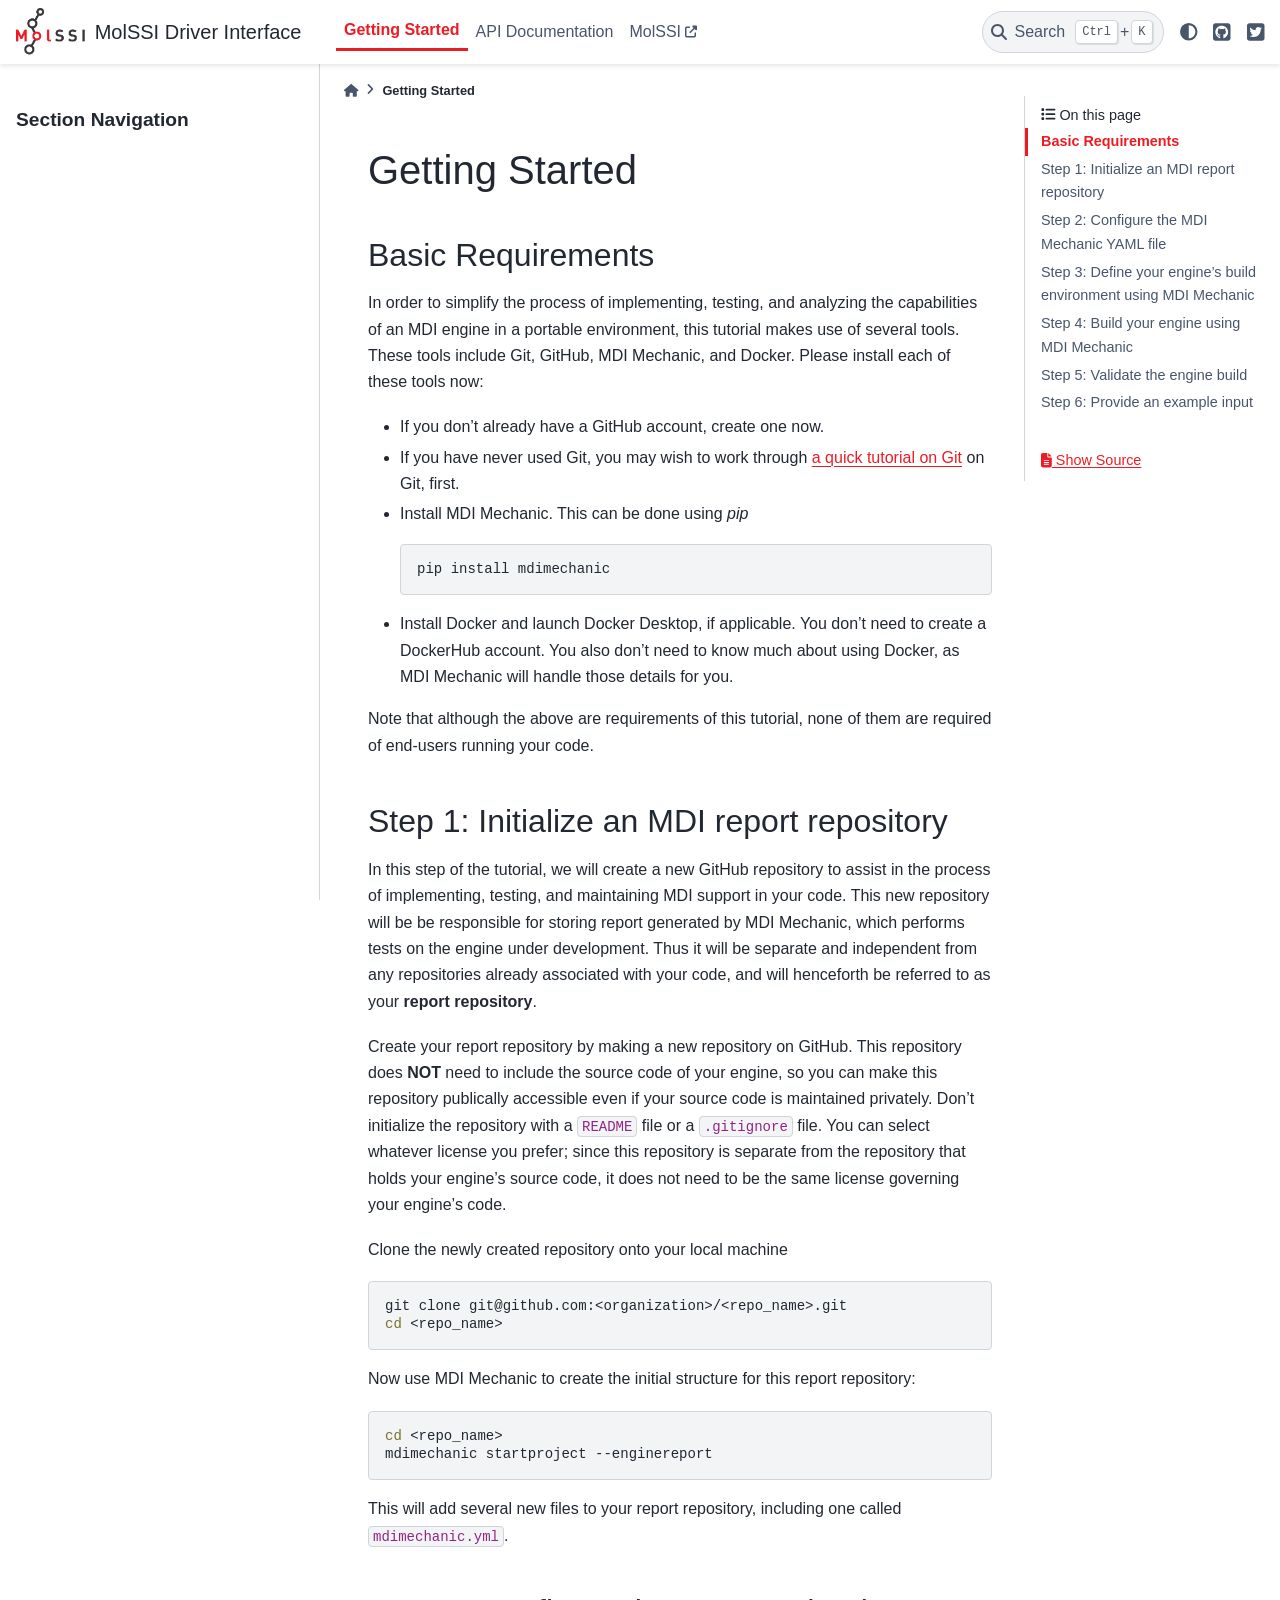
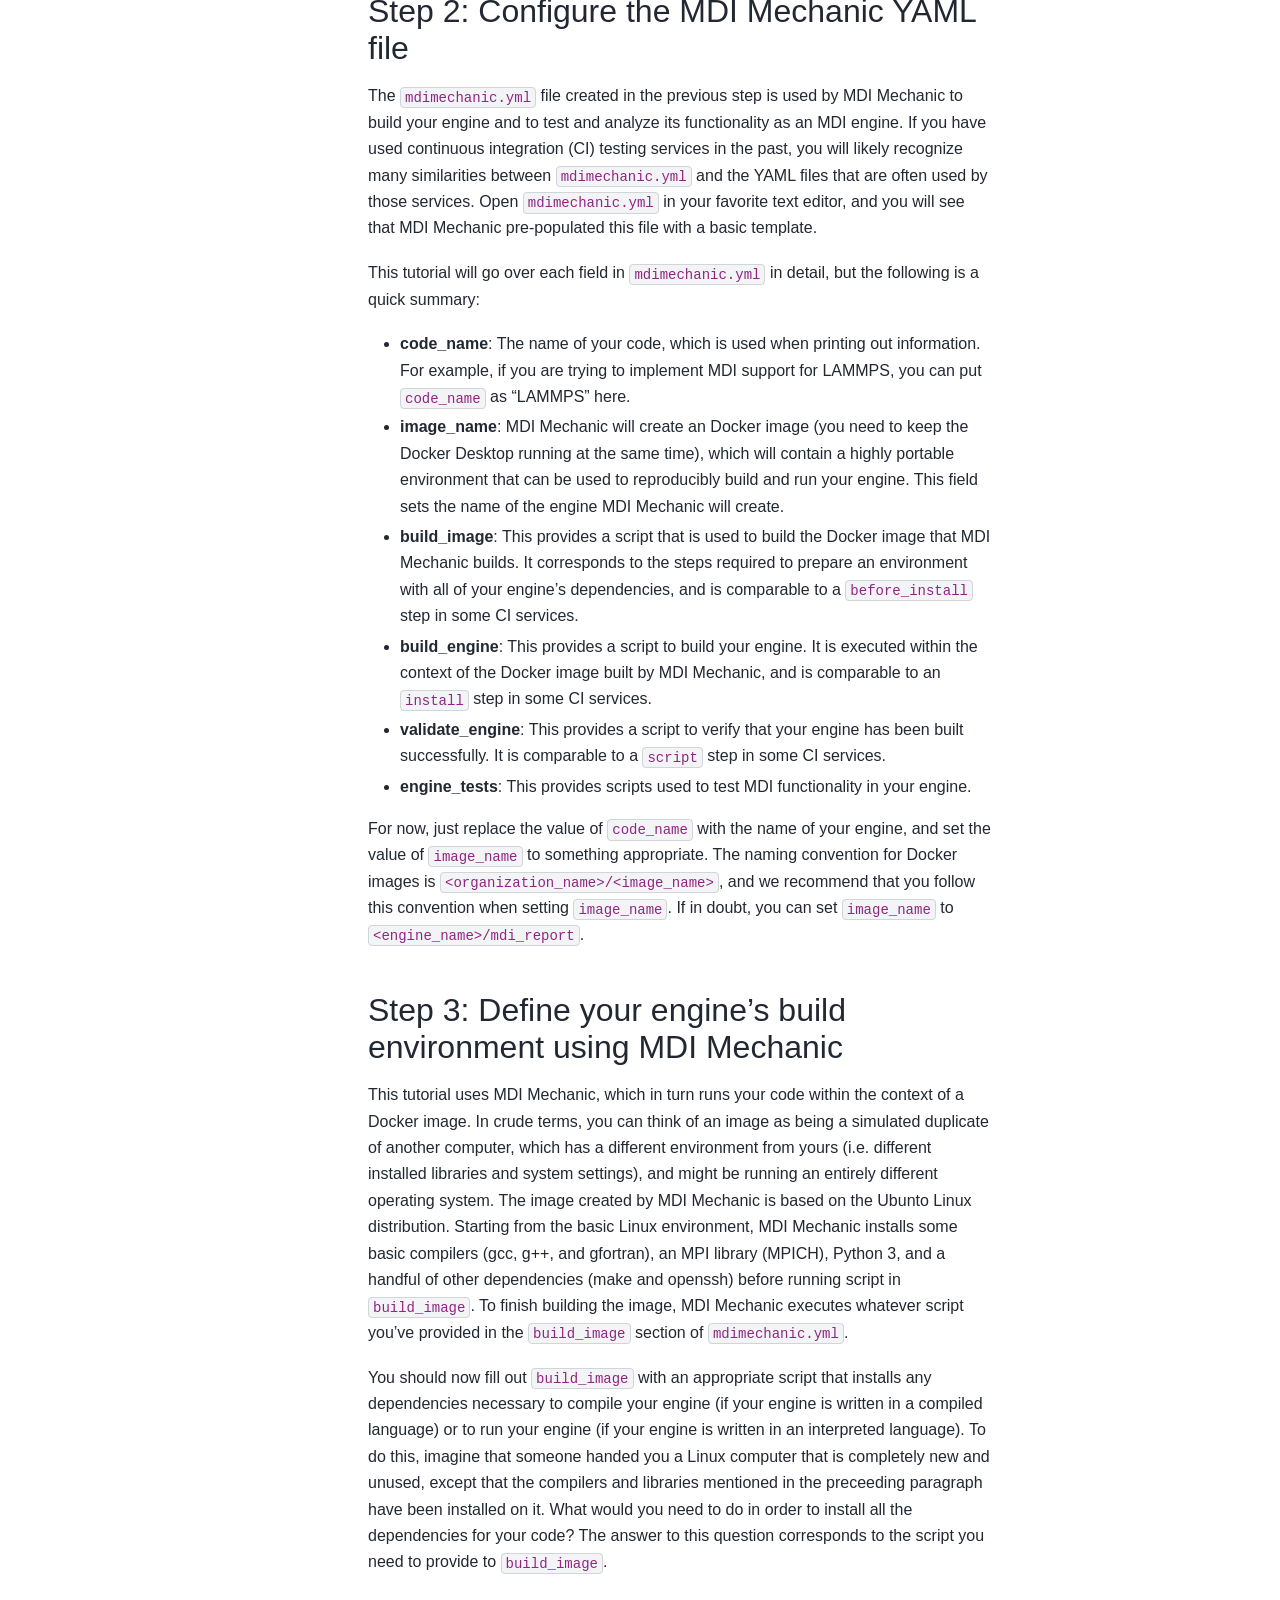
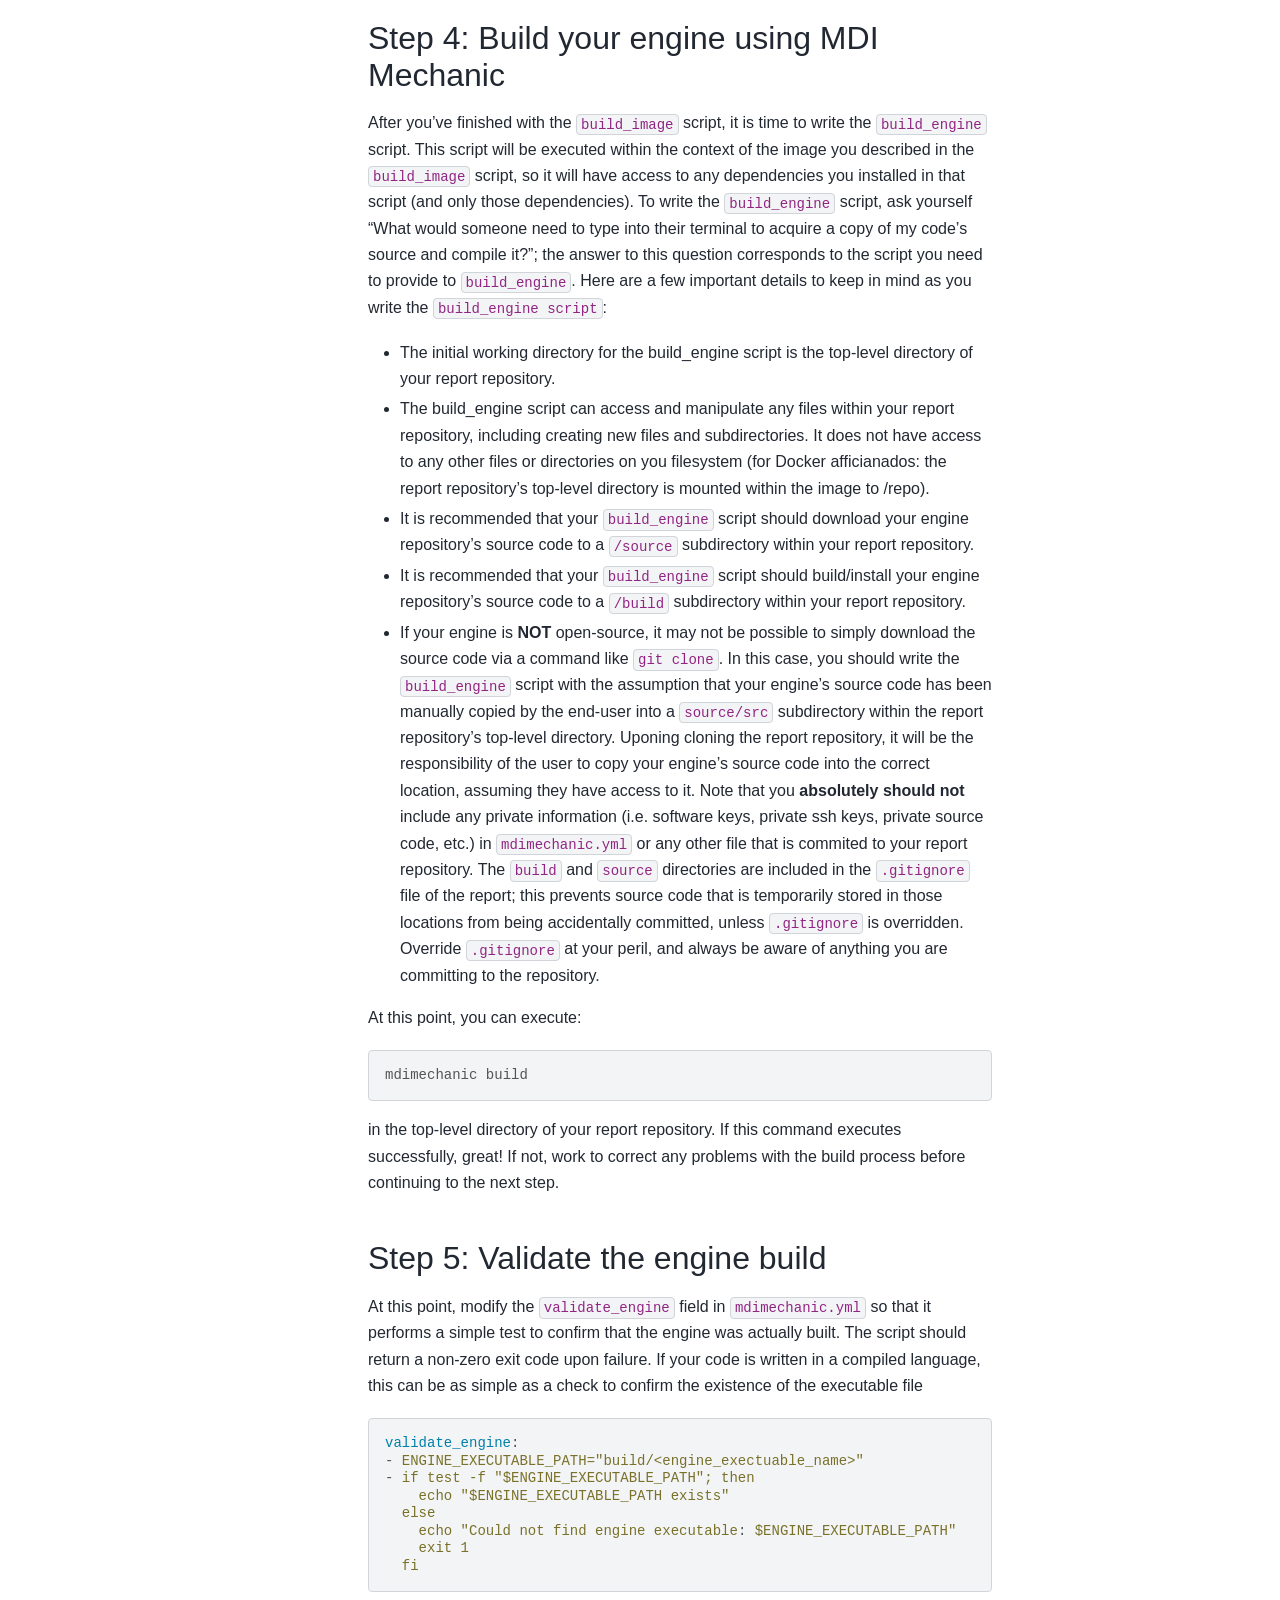
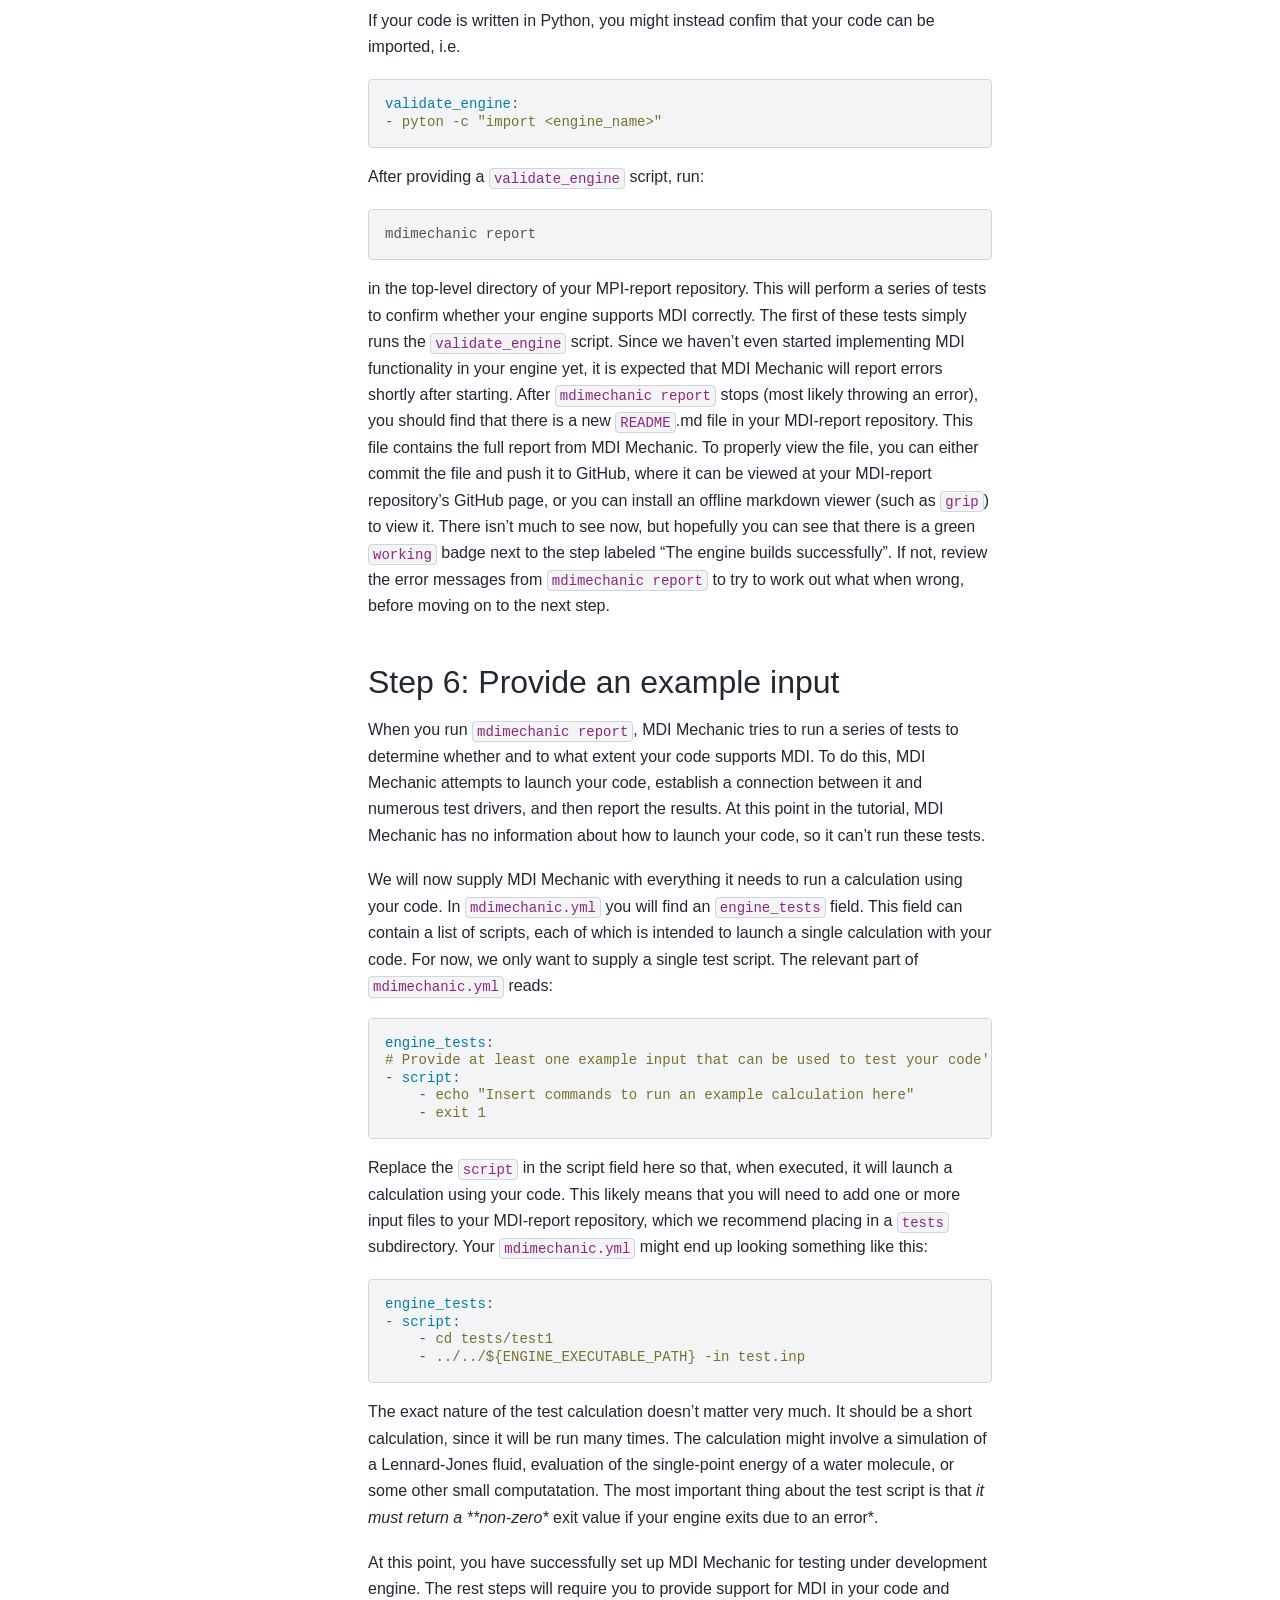
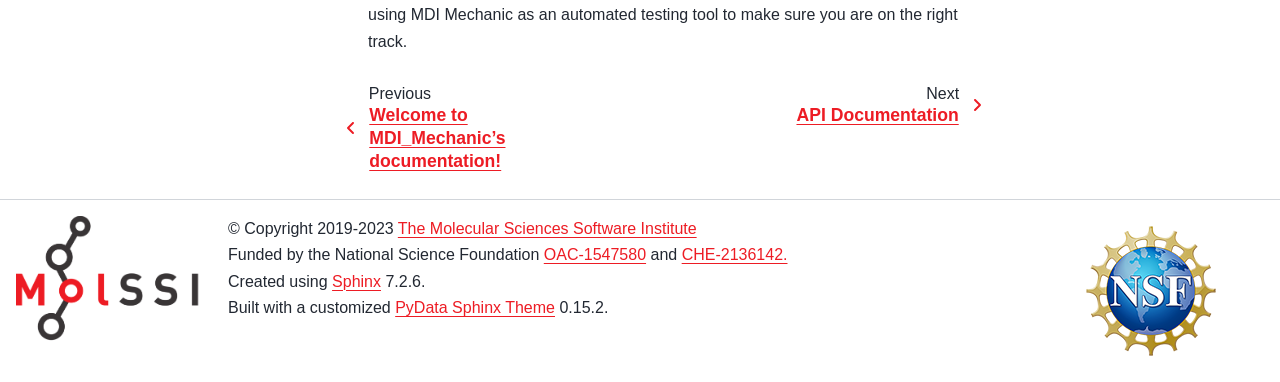
<file: getting_started.html>
<!DOCTYPE html>


<html lang="en" data-content_root="./" >

  <head>
    <meta charset="utf-8" />
    <meta name="viewport" content="width=device-width, initial-scale=1.0" /><meta name="viewport" content="width=device-width, initial-scale=1" />

    <title>Getting Started &#8212; MDI_Mechanic  documentation</title>
  
  
  
  <script data-cfasync="false">
    document.documentElement.dataset.mode = localStorage.getItem("mode") || "";
    document.documentElement.dataset.theme = localStorage.getItem("theme") || "light";
  </script>
  
  <!-- Loaded before other Sphinx assets -->
  <link href="_static/styles/theme.css?digest=8d27b9dea8ad943066ae" rel="stylesheet" />
<link href="_static/styles/bootstrap.css?digest=8d27b9dea8ad943066ae" rel="stylesheet" />
<link href="_static/styles/pydata-sphinx-theme.css?digest=8d27b9dea8ad943066ae" rel="stylesheet" />

  
  <link href="_static/vendor/fontawesome/6.5.1/css/all.min.css?digest=8d27b9dea8ad943066ae" rel="stylesheet" />
  <link rel="preload" as="font" type="font/woff2" crossorigin href="_static/vendor/fontawesome/6.5.1/webfonts/fa-solid-900.woff2" />
<link rel="preload" as="font" type="font/woff2" crossorigin href="_static/vendor/fontawesome/6.5.1/webfonts/fa-brands-400.woff2" />
<link rel="preload" as="font" type="font/woff2" crossorigin href="_static/vendor/fontawesome/6.5.1/webfonts/fa-regular-400.woff2" />

    <link rel="stylesheet" type="text/css" href="_static/pygments.css?v=80d5e7a1" />
    <link rel="stylesheet" type="text/css" href="_static/copybutton.css?v=76b2166b" />
    <link rel="stylesheet" type="text/css" href="_static/design-style.1e8bd061cd6da7fc9cf755528e8ffc24.min.css?v=0a3b3ea7" />
    <link rel="stylesheet" type="text/css" href="_static/css/custom.css?v=dffba199" />
  
  <!-- Pre-loaded scripts that we'll load fully later -->
  <link rel="preload" as="script" href="_static/scripts/bootstrap.js?digest=8d27b9dea8ad943066ae" />
<link rel="preload" as="script" href="_static/scripts/pydata-sphinx-theme.js?digest=8d27b9dea8ad943066ae" />
  <script src="_static/vendor/fontawesome/6.5.1/js/all.min.js?digest=8d27b9dea8ad943066ae"></script>

    <script src="_static/documentation_options.js?v=5929fcd5"></script>
    <script src="_static/doctools.js?v=888ff710"></script>
    <script src="_static/sphinx_highlight.js?v=dc90522c"></script>
    <script src="_static/clipboard.min.js?v=a7894cd8"></script>
    <script src="_static/copybutton.js?v=f281be69"></script>
    <script src="_static/design-tabs.js?v=36754332"></script>
    <script>DOCUMENTATION_OPTIONS.pagename = 'getting_started';</script>
    <link rel="icon" href="_static/molssi_square.png"/>
    <link rel="index" title="Index" href="genindex.html" />
    <link rel="search" title="Search" href="search.html" />
    <link rel="next" title="API Documentation" href="api.html" />
    <link rel="prev" title="Welcome to MDI_Mechanic’s documentation!" href="index.html" />
  <meta name="viewport" content="width=device-width, initial-scale=1"/>
  <meta name="docsearch:language" content="en"/>
  </head>
  
  
  <body data-bs-spy="scroll" data-bs-target=".bd-toc-nav" data-offset="180" data-bs-root-margin="0px 0px -60%" data-default-mode="">

  
  
  <a id="pst-skip-link" class="skip-link" href="#main-content">Skip to main content</a>
  
  <div id="pst-scroll-pixel-helper"></div>
  
  <button type="button" class="btn rounded-pill" id="pst-back-to-top">
    <i class="fa-solid fa-arrow-up"></i>
    Back to top
  </button>

  
  <input type="checkbox"
          class="sidebar-toggle"
          name="__primary"
          id="__primary"/>
  <label class="overlay overlay-primary" for="__primary"></label>
  
  <input type="checkbox"
          class="sidebar-toggle"
          name="__secondary"
          id="__secondary"/>
  <label class="overlay overlay-secondary" for="__secondary"></label>
  
  <div class="search-button__wrapper">
    <div class="search-button__overlay"></div>
    <div class="search-button__search-container">
<form class="bd-search d-flex align-items-center"
      action="search.html"
      method="get">
  <i class="fa-solid fa-magnifying-glass"></i>
  <input type="search"
         class="form-control"
         name="q"
         id="search-input"
         placeholder="Search the docs ..."
         aria-label="Search the docs ..."
         autocomplete="off"
         autocorrect="off"
         autocapitalize="off"
         spellcheck="false"/>
  <span class="search-button__kbd-shortcut"><kbd class="kbd-shortcut__modifier">Ctrl</kbd>+<kbd>K</kbd></span>
</form></div>
  </div>
  
    <header class="bd-header navbar navbar-expand-lg bd-navbar">
<div class="bd-header__inner bd-page-width">
  <label class="sidebar-toggle primary-toggle" for="__primary">
    <span class="fa-solid fa-bars"></span>
  </label>
  
  
  <div class="col-lg-3 navbar-header-items__start">
    
      <div class="navbar-item">

  

<a class="navbar-brand logo" href="index.html">
  
  
  
  
  
    
    
      
    
    
    <img src="_static/molssi_main_logo.png" class="logo__image only-light" alt=""/>
    <script>document.write(`<img src="_static/molssi_main_logo_inverted_white.png" class="logo__image only-dark" alt=""/>`);</script>
  
  
    <p class="title logo__title">MolSSI Driver Interface</p>
  
</a></div>
    
  </div>
  
  <div class="col-lg-9 navbar-header-items">
    
    <div class="me-auto navbar-header-items__center">
      
        <div class="navbar-item">
<nav class="navbar-nav">
  <ul class="bd-navbar-elements navbar-nav">
    
                    <li class="nav-item current active">
                      <a class="nav-link nav-internal" href="#">
                        Getting Started
                      </a>
                    </li>
                

                    <li class="nav-item">
                      <a class="nav-link nav-internal" href="api.html">
                        API Documentation
                      </a>
                    </li>
                

                <li class="nav-item">
                  <a class="nav-link nav-external" href="https://molssi.org">
                    MolSSI
                  </a>
                </li>
                
  </ul>
</nav></div>
      
    </div>
    
    
    <div class="navbar-header-items__end">
      
        <div class="navbar-item navbar-persistent--container">
          

 <script>
 document.write(`
   <button class="btn navbar-btn search-button-field search-button__button" title="Search" aria-label="Search" data-bs-placement="bottom" data-bs-toggle="tooltip">
    <i class="fa-solid fa-magnifying-glass"></i>
    <span class="search-button__default-text">Search</span>
    <span class="search-button__kbd-shortcut"><kbd class="kbd-shortcut__modifier">Ctrl</kbd>+<kbd class="kbd-shortcut__modifier">K</kbd></span>
   </button>
 `);
 </script>
        </div>
      
      
        <div class="navbar-item">

<script>
document.write(`
  <button class="btn btn-sm navbar-btn theme-switch-button" title="light/dark" aria-label="light/dark" data-bs-placement="bottom" data-bs-toggle="tooltip">
    <span class="theme-switch nav-link" data-mode="light"><i class="fa-solid fa-sun fa-lg"></i></span>
    <span class="theme-switch nav-link" data-mode="dark"><i class="fa-solid fa-moon fa-lg"></i></span>
    <span class="theme-switch nav-link" data-mode="auto"><i class="fa-solid fa-circle-half-stroke fa-lg"></i></span>
  </button>
`);
</script></div>
      
        <div class="navbar-item"><ul class="navbar-icon-links navbar-nav"
    aria-label="Icon Links">
        <li class="nav-item">
          
          
          
          
          
          
          
          
          <a href="https://github.com/MolSSI/molssi_doc_theme" title="GitHub" class="nav-link" rel="noopener" target="_blank" data-bs-toggle="tooltip" data-bs-placement="bottom"><span><i class="fa-brands fa-square-github fa-lg" aria-hidden="true"></i></span>
            <span class="sr-only">GitHub</span></a>
        </li>
        <li class="nav-item">
          
          
          
          
          
          
          
          
          <a href="https://twitter.com/MolSSI_NSF" title="Twitter" class="nav-link" rel="noopener" target="_blank" data-bs-toggle="tooltip" data-bs-placement="bottom"><span><i class="fa-brands fa-square-twitter fa-lg" aria-hidden="true"></i></span>
            <span class="sr-only">Twitter</span></a>
        </li>
</ul></div>
      
    </div>
    
  </div>
  
  
    <div class="navbar-persistent--mobile">

 <script>
 document.write(`
   <button class="btn navbar-btn search-button-field search-button__button" title="Search" aria-label="Search" data-bs-placement="bottom" data-bs-toggle="tooltip">
    <i class="fa-solid fa-magnifying-glass"></i>
    <span class="search-button__default-text">Search</span>
    <span class="search-button__kbd-shortcut"><kbd class="kbd-shortcut__modifier">Ctrl</kbd>+<kbd class="kbd-shortcut__modifier">K</kbd></span>
   </button>
 `);
 </script>
    </div>
  

  
    <label class="sidebar-toggle secondary-toggle" for="__secondary" tabindex="0">
      <span class="fa-solid fa-outdent"></span>
    </label>
  
</div>

    </header>
  

  <div class="bd-container">
    <div class="bd-container__inner bd-page-width">
      
      
      
      <div class="bd-sidebar-primary bd-sidebar">
        

  
  <div class="sidebar-header-items sidebar-primary__section">
    
    
      <div class="sidebar-header-items__center">
        
          <div class="navbar-item">
<nav class="navbar-nav">
  <ul class="bd-navbar-elements navbar-nav">
    
                    <li class="nav-item current active">
                      <a class="nav-link nav-internal" href="#">
                        Getting Started
                      </a>
                    </li>
                

                    <li class="nav-item">
                      <a class="nav-link nav-internal" href="api.html">
                        API Documentation
                      </a>
                    </li>
                

                <li class="nav-item">
                  <a class="nav-link nav-external" href="https://molssi.org">
                    MolSSI
                  </a>
                </li>
                
  </ul>
</nav></div>
        
      </div>
    
    
    
      <div class="sidebar-header-items__end">
        
          <div class="navbar-item">

<script>
document.write(`
  <button class="btn btn-sm navbar-btn theme-switch-button" title="light/dark" aria-label="light/dark" data-bs-placement="bottom" data-bs-toggle="tooltip">
    <span class="theme-switch nav-link" data-mode="light"><i class="fa-solid fa-sun fa-lg"></i></span>
    <span class="theme-switch nav-link" data-mode="dark"><i class="fa-solid fa-moon fa-lg"></i></span>
    <span class="theme-switch nav-link" data-mode="auto"><i class="fa-solid fa-circle-half-stroke fa-lg"></i></span>
  </button>
`);
</script></div>
        
          <div class="navbar-item"><ul class="navbar-icon-links navbar-nav"
    aria-label="Icon Links">
        <li class="nav-item">
          
          
          
          
          
          
          
          
          <a href="https://github.com/MolSSI/molssi_doc_theme" title="GitHub" class="nav-link" rel="noopener" target="_blank" data-bs-toggle="tooltip" data-bs-placement="bottom"><span><i class="fa-brands fa-square-github fa-lg" aria-hidden="true"></i></span>
            <span class="sr-only">GitHub</span></a>
        </li>
        <li class="nav-item">
          
          
          
          
          
          
          
          
          <a href="https://twitter.com/MolSSI_NSF" title="Twitter" class="nav-link" rel="noopener" target="_blank" data-bs-toggle="tooltip" data-bs-placement="bottom"><span><i class="fa-brands fa-square-twitter fa-lg" aria-hidden="true"></i></span>
            <span class="sr-only">Twitter</span></a>
        </li>
</ul></div>
        
      </div>
    
  </div>
  
    <div class="sidebar-primary-items__start sidebar-primary__section">
        <div class="sidebar-primary-item">
<nav class="bd-docs-nav bd-links"
     aria-label="Section Navigation">
  <p class="bd-links__title" role="heading" aria-level="1">Section Navigation</p>
  <div class="bd-toc-item navbar-nav"></div>
</nav></div>
    </div>
  
  
  <div class="sidebar-primary-items__end sidebar-primary__section">
  </div>
  
  <div id="rtd-footer-container"></div>


      </div>
      
      <main id="main-content" class="bd-main">
        
        
          <div class="bd-content">
            <div class="bd-article-container">
              
              <div class="bd-header-article">
<div class="header-article-items header-article__inner">
  
    <div class="header-article-items__start">
      
        <div class="header-article-item">



<nav aria-label="Breadcrumb">
  <ul class="bd-breadcrumbs">
    
    <li class="breadcrumb-item breadcrumb-home">
      <a href="index.html" class="nav-link" aria-label="Home">
        <i class="fa-solid fa-home"></i>
      </a>
    </li>
    <li class="breadcrumb-item active" aria-current="page">Getting Started</li>
  </ul>
</nav>
</div>
      
    </div>
  
  
</div>
</div>
              
              
              
                
<div id="searchbox"></div>
                <article class="bd-article">
                  
  <section id="getting-started">
<h1>Getting Started<a class="headerlink" href="#getting-started" title="Link to this heading">#</a></h1>
<section id="basic-requirements">
<h2>Basic Requirements<a class="headerlink" href="#basic-requirements" title="Link to this heading">#</a></h2>
<p>In order to simplify the process of implementing, testing, and analyzing the capabilities of an MDI engine in a portable environment, this tutorial makes use of several tools. These tools include Git, GitHub, MDI Mechanic, and Docker. Please install each of these tools now:</p>
<ul>
<li><p>If you don’t already have a GitHub account, create one now.</p></li>
<li><p>If you have never used Git, you may wish to work through <a class="reference external" href="https://education.molssi.org/python_scripting_cms/09-version-control/index.html">a quick tutorial on Git</a> on Git, first.</p></li>
<li><p>Install MDI Mechanic.
This can be done using <em>pip</em></p>
<div class="highlight-shell notranslate"><div class="highlight"><pre><span></span>pip<span class="w"> </span>install<span class="w"> </span>mdimechanic
</pre></div>
</div>
</li>
<li><p>Install Docker and launch Docker Desktop, if applicable. You don’t need to create a DockerHub account. You also don’t need to know much about using Docker, as MDI Mechanic will handle those details for you.</p></li>
</ul>
<p>Note that although the above are requirements of this tutorial, none of them are required of end-users running your code.</p>
</section>
<section id="step-1-initialize-an-mdi-report-repository">
<h2>Step 1: Initialize an MDI report repository<a class="headerlink" href="#step-1-initialize-an-mdi-report-repository" title="Link to this heading">#</a></h2>
<p>In this step of the tutorial, we will create a new GitHub repository to assist in the process of implementing, testing, and maintaining MDI support in your code. This new repository will be be responsible for storing report generated by MDI Mechanic, which performs tests on the engine under development. Thus it will be separate and independent from any repositories already associated with your code, and will henceforth be referred to as your <strong>report repository</strong>.</p>
<p>Create your report repository by making a new repository on GitHub. This repository does <strong>NOT</strong> need to include the source code of your engine, so you can make this repository publically accessible even if your source code is maintained privately. Don’t initialize the repository with a <code class="docutils literal notranslate"><span class="pre">README</span></code> file or a <code class="docutils literal notranslate"><span class="pre">.gitignore</span></code> file. You can select whatever license you prefer; since this repository is separate from the repository that holds your engine’s source code, it does not need to be the same license governing your engine’s code.</p>
<p>Clone the newly created repository onto your local machine</p>
<div class="highlight-shell notranslate"><div class="highlight"><pre><span></span>git<span class="w"> </span>clone<span class="w"> </span>git@github.com:&lt;organization&gt;/&lt;repo_name&gt;.git
<span class="nb">cd</span><span class="w"> </span>&lt;repo_name&gt;
</pre></div>
</div>
<p>Now use MDI Mechanic to create the initial structure for this report repository:</p>
<div class="highlight-shell notranslate"><div class="highlight"><pre><span></span><span class="nb">cd</span><span class="w"> </span>&lt;repo_name&gt;
mdimechanic<span class="w"> </span>startproject<span class="w"> </span>--enginereport
</pre></div>
</div>
<p>This will add several new files to your report repository, including one called <code class="docutils literal notranslate"><span class="pre">mdimechanic.yml</span></code>.</p>
</section>
<section id="step-2-configure-the-mdi-mechanic-yaml-file">
<h2>Step 2: Configure the MDI Mechanic YAML file<a class="headerlink" href="#step-2-configure-the-mdi-mechanic-yaml-file" title="Link to this heading">#</a></h2>
<p>The <code class="docutils literal notranslate"><span class="pre">mdimechanic.yml</span></code> file created in the previous step is used by MDI Mechanic to build your engine and to test and analyze its functionality as an MDI engine. If you have used continuous integration (CI) testing services in the past, you will likely recognize many similarities between <code class="docutils literal notranslate"><span class="pre">mdimechanic.yml</span></code> and the YAML files that are often used by those services. Open <code class="docutils literal notranslate"><span class="pre">mdimechanic.yml</span></code> in your favorite text editor, and you will see that MDI Mechanic pre-populated this file with a basic template.</p>
<p>This tutorial will go over each field in <code class="docutils literal notranslate"><span class="pre">mdimechanic.yml</span></code> in detail, but the following is a quick summary:</p>
<ul class="simple">
<li><p><strong>code_name</strong>: The name of your code, which is used when printing out information. For example, if you are trying to implement MDI support for LAMMPS, you can put <code class="docutils literal notranslate"><span class="pre">code_name</span></code> as “LAMMPS” here.</p></li>
<li><p><strong>image_name</strong>: MDI Mechanic will create an Docker image (you need to keep the Docker Desktop running at the same time), which will contain a highly portable environment that can be used to reproducibly build and run your engine. This field sets the name of the engine MDI Mechanic will create.</p></li>
<li><p><strong>build_image</strong>: This provides a script that is used to build the Docker image that MDI Mechanic builds. It corresponds to the steps required to prepare an environment with all of your engine’s dependencies, and is comparable to a <code class="docutils literal notranslate"><span class="pre">before_install</span></code> step in some CI services.</p></li>
<li><p><strong>build_engine</strong>: This provides a script to build your engine. It is executed within the context of the Docker image built by MDI Mechanic, and is comparable to an <code class="docutils literal notranslate"><span class="pre">install</span></code> step in some CI services.</p></li>
<li><p><strong>validate_engine</strong>: This provides a script to verify that your engine has been built successfully. It is comparable to a <code class="docutils literal notranslate"><span class="pre">script</span></code> step in some CI services.</p></li>
<li><p><strong>engine_tests</strong>: This provides scripts used to test MDI functionality in your engine.</p></li>
</ul>
<p>For now, just replace the value of <code class="docutils literal notranslate"><span class="pre">code_name</span></code> with the name of your engine, and set the value of <code class="docutils literal notranslate"><span class="pre">image_name</span></code> to something appropriate. The naming convention for Docker images is <code class="docutils literal notranslate"><span class="pre">&lt;organization_name&gt;/&lt;image_name&gt;</span></code>, and we recommend that you follow this convention when setting <code class="docutils literal notranslate"><span class="pre">image_name</span></code>. If in doubt, you can set <code class="docutils literal notranslate"><span class="pre">image_name</span></code> to <code class="docutils literal notranslate"><span class="pre">&lt;engine_name&gt;/mdi_report</span></code>.</p>
</section>
<section id="step-3-define-your-engine-s-build-environment-using-mdi-mechanic">
<h2>Step 3: Define your engine’s build environment using MDI Mechanic<a class="headerlink" href="#step-3-define-your-engine-s-build-environment-using-mdi-mechanic" title="Link to this heading">#</a></h2>
<p>This tutorial uses MDI Mechanic, which in turn runs your code within the context of a Docker image. In crude terms, you can think of an image as being a simulated duplicate of another computer, which has a different environment from yours (i.e. different installed libraries and system settings), and might be running an entirely different operating system. The image created by MDI Mechanic is based on the Ubunto Linux distribution. Starting from the basic Linux environment, MDI Mechanic installs some basic compilers (gcc, g++, and gfortran), an MPI library (MPICH), Python 3, and a handful of other dependencies (make and openssh) before running script in <code class="docutils literal notranslate"><span class="pre">build_image</span></code>. To finish building the image, MDI Mechanic executes whatever script you’ve provided in the <code class="docutils literal notranslate"><span class="pre">build_image</span></code> section of <code class="docutils literal notranslate"><span class="pre">mdimechanic.yml</span></code>.</p>
<p>You should now fill out <code class="docutils literal notranslate"><span class="pre">build_image</span></code> with an appropriate script that installs any dependencies necessary to compile your engine (if your engine is written in a compiled language) or to run your engine (if your engine is written in an interpreted language). To do this, imagine that someone handed you a Linux computer that is completely new and unused, except that the compilers and libraries mentioned in the preceeding paragraph have been installed on it. What would you need to do in order to install all the dependencies for your code? The answer to this question corresponds to the script you need to provide to <code class="docutils literal notranslate"><span class="pre">build_image</span></code>.</p>
</section>
<section id="step-4-build-your-engine-using-mdi-mechanic">
<h2>Step 4: Build your engine using MDI Mechanic<a class="headerlink" href="#step-4-build-your-engine-using-mdi-mechanic" title="Link to this heading">#</a></h2>
<p>After you’ve finished with the <code class="docutils literal notranslate"><span class="pre">build_image</span></code> script, it is time to write the <code class="docutils literal notranslate"><span class="pre">build_engine</span></code> script. This script will be executed within the context of the image you described in the <code class="docutils literal notranslate"><span class="pre">build_image</span></code> script, so it will have access to any dependencies you installed in that script (and only those dependencies). To write the <code class="docutils literal notranslate"><span class="pre">build_engine</span></code> script, ask yourself “What would someone need to type into their terminal to acquire a copy of my code’s source and compile it?”; the answer to this question corresponds to the script you need to provide to <code class="docutils literal notranslate"><span class="pre">build_engine</span></code>. Here are a few important details to keep in mind as you write the <code class="docutils literal notranslate"><span class="pre">build_engine</span> <span class="pre">script</span></code>:</p>
<ul class="simple">
<li><p>The initial working directory for the build_engine script is the top-level directory of your report repository.</p></li>
<li><p>The build_engine script can access and manipulate any files within your report repository, including creating new files and subdirectories. It does not have access to any other files or directories on you filesystem (for Docker afficianados: the report repository’s top-level directory is mounted within the image to /repo).</p></li>
<li><p>It is recommended that your <code class="docutils literal notranslate"><span class="pre">build_engine</span></code> script should download your engine repository’s source code to a <code class="docutils literal notranslate"><span class="pre">/source</span></code> subdirectory within your report repository.</p></li>
<li><p>It is recommended that your <code class="docutils literal notranslate"><span class="pre">build_engine</span></code> script should build/install your engine repository’s source code to a <code class="docutils literal notranslate"><span class="pre">/build</span></code> subdirectory within your report repository.</p></li>
<li><p>If your engine is <strong>NOT</strong> open-source, it may not be possible to simply download the source code via a command like <code class="docutils literal notranslate"><span class="pre">git</span> <span class="pre">clone</span></code>. In this case, you should write the <code class="docutils literal notranslate"><span class="pre">build_engine</span></code> script with the assumption that your engine’s source code has been manually copied by the end-user into a <code class="docutils literal notranslate"><span class="pre">source/src</span></code> subdirectory within the report repository’s top-level directory. Uponing cloning the report repository, it will be the responsibility of the user to copy your engine’s source code into the correct location, assuming they have access to it.
Note that you <strong>absolutely should not</strong> include any private information (i.e. software keys, private ssh keys, private source code, etc.) in <code class="docutils literal notranslate"><span class="pre">mdimechanic.yml</span></code> or any other file that is commited to your report repository. The <code class="docutils literal notranslate"><span class="pre">build</span></code> and <code class="docutils literal notranslate"><span class="pre">source</span></code> directories are included in the <code class="docutils literal notranslate"><span class="pre">.gitignore</span></code> file of the report; this prevents source code that is temporarily stored in those locations from being accidentally committed, unless <code class="docutils literal notranslate"><span class="pre">.gitignore</span></code> is overridden. Override <code class="docutils literal notranslate"><span class="pre">.gitignore</span></code> at your peril, and always be aware of anything you are committing to the repository.</p></li>
</ul>
<p>At this point, you can execute:</p>
<div class="highlight-default notranslate"><div class="highlight"><pre><span></span><span class="n">mdimechanic</span> <span class="n">build</span>
</pre></div>
</div>
<p>in the top-level directory of your report repository. If this command executes successfully, great! If not, work to correct any problems with the build process before continuing to the next step.</p>
</section>
<section id="step-5-validate-the-engine-build">
<h2>Step 5: Validate the engine build<a class="headerlink" href="#step-5-validate-the-engine-build" title="Link to this heading">#</a></h2>
<p>At this point, modify the <code class="docutils literal notranslate"><span class="pre">validate_engine</span></code> field in <code class="docutils literal notranslate"><span class="pre">mdimechanic.yml</span></code> so that it performs a simple test to confirm that the engine was actually built. The script should return a non-zero exit code upon failure. If your code is written in a compiled language, this can be as simple as a check to confirm the existence of the executable file</p>
<div class="highlight-yaml notranslate"><div class="highlight"><pre><span></span><span class="nt">validate_engine</span><span class="p">:</span>
<span class="p p-Indicator">-</span><span class="w"> </span><span class="l l-Scalar l-Scalar-Plain">ENGINE_EXECUTABLE_PATH=&quot;build/&lt;engine_exectuable_name&gt;&quot;</span>
<span class="p p-Indicator">-</span><span class="w"> </span><span class="l l-Scalar l-Scalar-Plain">if test -f &quot;$ENGINE_EXECUTABLE_PATH&quot;; then</span>
<span class="w">    </span><span class="l l-Scalar l-Scalar-Plain">echo &quot;$ENGINE_EXECUTABLE_PATH exists&quot;</span>
<span class="w">  </span><span class="l l-Scalar l-Scalar-Plain">else</span>
<span class="w">    </span><span class="l l-Scalar l-Scalar-Plain">echo &quot;Could not find engine executable</span><span class="p p-Indicator">:</span><span class="w"> </span><span class="l l-Scalar l-Scalar-Plain">$ENGINE_EXECUTABLE_PATH&quot;</span>
<span class="w">    </span><span class="l l-Scalar l-Scalar-Plain">exit 1</span>
<span class="w">  </span><span class="l l-Scalar l-Scalar-Plain">fi</span>
</pre></div>
</div>
<p>If your code is written in Python, you might instead confim that your code can be imported, i.e.</p>
<div class="highlight-yaml notranslate"><div class="highlight"><pre><span></span><span class="nt">validate_engine</span><span class="p">:</span>
<span class="p p-Indicator">-</span><span class="w"> </span><span class="l l-Scalar l-Scalar-Plain">pyton -c &quot;import &lt;engine_name&gt;&quot;</span>
</pre></div>
</div>
<p>After providing a <code class="docutils literal notranslate"><span class="pre">validate_engine</span></code> script, run:</p>
<div class="highlight-default notranslate"><div class="highlight"><pre><span></span><span class="n">mdimechanic</span> <span class="n">report</span>
</pre></div>
</div>
<p>in the top-level directory of your MPI-report repository. This will perform a series of tests to confirm whether your engine supports MDI correctly. The first of these tests simply runs the <code class="docutils literal notranslate"><span class="pre">validate_engine</span></code> script. Since we haven’t even started implementing MDI functionality in your engine yet, it is expected that MDI Mechanic will report errors shortly after starting. After <code class="docutils literal notranslate"><span class="pre">mdimechanic</span> <span class="pre">report</span></code> stops (most likely throwing an error), you should find that there is a new <code class="docutils literal notranslate"><span class="pre">README</span></code>.md file in your MDI-report repository. This file contains the full report from MDI Mechanic. To properly view the file, you can either commit the file and push it to GitHub, where it can be viewed at your MDI-report repository’s GitHub page, or you can install an offline markdown viewer (such as <code class="docutils literal notranslate"><span class="pre">grip</span></code>) to view it. There isn’t much to see now, but hopefully you can see that there is a green <code class="docutils literal notranslate"><span class="pre">working</span></code> badge next to the step labeled “The engine builds successfully”. If not, review the error messages from <code class="docutils literal notranslate"><span class="pre">mdimechanic</span> <span class="pre">report</span></code> to try to work out what when wrong, before moving on to the next step.</p>
</section>
<section id="step-6-provide-an-example-input">
<h2>Step 6: Provide an example input<a class="headerlink" href="#step-6-provide-an-example-input" title="Link to this heading">#</a></h2>
<p>When you run <code class="docutils literal notranslate"><span class="pre">mdimechanic</span> <span class="pre">report</span></code>, MDI Mechanic tries to run a series of tests to determine whether and to what extent your code supports MDI. To do this, MDI Mechanic attempts to launch your code, establish a connection between it and numerous test drivers, and then report the results. At this point in the tutorial, MDI Mechanic has no information about how to launch your code, so it can’t run these tests.</p>
<p>We will now supply MDI Mechanic with everything it needs to run a calculation using your code. In <code class="docutils literal notranslate"><span class="pre">mdimechanic.yml</span></code> you will find an <code class="docutils literal notranslate"><span class="pre">engine_tests</span></code> field. This field can contain a list of scripts, each of which is intended to launch a single calculation with your code. For now, we only want to supply a single test script. The relevant part of <code class="docutils literal notranslate"><span class="pre">mdimechanic.yml</span></code> reads:</p>
<div class="highlight-yaml notranslate"><div class="highlight"><pre><span></span><span class="nt">engine_tests</span><span class="p">:</span>
<span class="c1"># Provide at least one example input that can be used to test your code&#39;s MDI functionality</span>
<span class="p p-Indicator">-</span><span class="w"> </span><span class="nt">script</span><span class="p">:</span>
<span class="w">    </span><span class="p p-Indicator">-</span><span class="w"> </span><span class="l l-Scalar l-Scalar-Plain">echo &quot;Insert commands to run an example calculation here&quot;</span>
<span class="w">    </span><span class="p p-Indicator">-</span><span class="w"> </span><span class="l l-Scalar l-Scalar-Plain">exit 1</span>
</pre></div>
</div>
<p>Replace the <code class="docutils literal notranslate"><span class="pre">script</span></code> in the script field here so that, when executed, it will launch a calculation using your code. This likely means that you will need to add one or more input files to your MDI-report repository, which we recommend placing in a <code class="docutils literal notranslate"><span class="pre">tests</span></code> subdirectory. Your <code class="docutils literal notranslate"><span class="pre">mdimechanic.yml</span></code> might end up looking something like this:</p>
<div class="highlight-yaml notranslate"><div class="highlight"><pre><span></span><span class="nt">engine_tests</span><span class="p">:</span>
<span class="p p-Indicator">-</span><span class="w"> </span><span class="nt">script</span><span class="p">:</span>
<span class="w">    </span><span class="p p-Indicator">-</span><span class="w"> </span><span class="l l-Scalar l-Scalar-Plain">cd tests/test1</span>
<span class="w">    </span><span class="p p-Indicator">-</span><span class="w"> </span><span class="l l-Scalar l-Scalar-Plain">../../${ENGINE_EXECUTABLE_PATH} -in test.inp</span>
</pre></div>
</div>
<p>The exact nature of the test calculation doesn’t matter very much. It should be a short calculation, since it will be run many times. The calculation might involve a simulation of a Lennard-Jones fluid, evaluation of the single-point energy of a water molecule, or some other small computatation. The most important thing about the test script is that <em>it must return a **non-zero*</em> exit value if your engine exits due to an error*.</p>
<p>At this point, you have successfully set up MDI Mechanic for testing under development engine. The rest steps will require you to provide support for MDI in your code and using MDI Mechanic as an automated testing tool to make sure you are on the right track.</p>
</section>
</section>


                </article>
              
              
              
              
              
                <footer class="prev-next-footer">
                  
<div class="prev-next-area">
    <a class="left-prev"
       href="index.html"
       title="previous page">
      <i class="fa-solid fa-angle-left"></i>
      <div class="prev-next-info">
        <p class="prev-next-subtitle">previous</p>
        <p class="prev-next-title">Welcome to MDI_Mechanic’s documentation!</p>
      </div>
    </a>
    <a class="right-next"
       href="api.html"
       title="next page">
      <div class="prev-next-info">
        <p class="prev-next-subtitle">next</p>
        <p class="prev-next-title">API Documentation</p>
      </div>
      <i class="fa-solid fa-angle-right"></i>
    </a>
</div>
                </footer>
              
            </div>
            
            
              
                <div class="bd-sidebar-secondary bd-toc"><div class="sidebar-secondary-items sidebar-secondary__inner">


  <div class="sidebar-secondary-item">
<div
    id="pst-page-navigation-heading-2"
    class="page-toc tocsection onthispage">
    <i class="fa-solid fa-list"></i> On this page
  </div>
  <nav class="bd-toc-nav page-toc" aria-labelledby="pst-page-navigation-heading-2">
    <ul class="visible nav section-nav flex-column">
<li class="toc-h2 nav-item toc-entry"><a class="reference internal nav-link" href="#basic-requirements">Basic Requirements</a></li>
<li class="toc-h2 nav-item toc-entry"><a class="reference internal nav-link" href="#step-1-initialize-an-mdi-report-repository">Step 1: Initialize an MDI report repository</a></li>
<li class="toc-h2 nav-item toc-entry"><a class="reference internal nav-link" href="#step-2-configure-the-mdi-mechanic-yaml-file">Step 2: Configure the MDI Mechanic YAML file</a></li>
<li class="toc-h2 nav-item toc-entry"><a class="reference internal nav-link" href="#step-3-define-your-engine-s-build-environment-using-mdi-mechanic">Step 3: Define your engine’s build environment using MDI Mechanic</a></li>
<li class="toc-h2 nav-item toc-entry"><a class="reference internal nav-link" href="#step-4-build-your-engine-using-mdi-mechanic">Step 4: Build your engine using MDI Mechanic</a></li>
<li class="toc-h2 nav-item toc-entry"><a class="reference internal nav-link" href="#step-5-validate-the-engine-build">Step 5: Validate the engine build</a></li>
<li class="toc-h2 nav-item toc-entry"><a class="reference internal nav-link" href="#step-6-provide-an-example-input">Step 6: Provide an example input</a></li>
</ul>
  </nav></div>

  <div class="sidebar-secondary-item">

  <div class="tocsection sourcelink">
    <a href="_sources/getting_started.rst.txt">
      <i class="fa-solid fa-file-lines"></i> Show Source
    </a>
  </div>
</div>

</div></div>
              
            
          </div>
          <footer class="bd-footer-content">
            
          </footer>
        
      </main>
    </div>
  </div>
  
  <!-- Scripts loaded after <body> so the DOM is not blocked -->
  <script src="_static/scripts/bootstrap.js?digest=8d27b9dea8ad943066ae"></script>
<script src="_static/scripts/pydata-sphinx-theme.js?digest=8d27b9dea8ad943066ae"></script>

  <footer class="bd-footer">
<div class="bd-footer__inner bd-page-width">
  
    <div class="footer-items__start">
      
        <div class="footer-item">
  



  
  
  
  
  
  
  


<div class="row h-10">
    <div class="col-2">
        <a href="https://molssi.org/" target="_blank" title="Go to MolSSI in a new tab">
            <img src="_static/molssi_main_logo.png" class="logo__image only-light footer_logo" alt="Logo image">
            <img src="_static/molssi_main_logo_inverted_white.png" class="logo__image only-dark footer_logo" alt="Logo image">
        </a>
    </div>
    <div class="col-8">
        <p> &copy; Copyright 2019-2023 <a href="https://molssi.org/">The Molecular Sciences Software Institute</a></p>
        <p>Funded by the National Science Foundation 
          <a href="https://nsf.gov/awardsearch/showAward?AWD_ID=1547580">OAC-1547580</a> and 
          <a href="https://www.nsf.gov/awardsearch/showAward?AWD_ID=2136142">CHE-2136142.</a></p>
 
        
        <p class="sphinx-version">
        Created using <a href="http://sphinx-doc.org/">Sphinx</a> 7.2.6.<br>
        </p>
        

        <p class="theme-version">
        Built with a customized <a href="https://pydata-sphinx-theme.readthedocs.io/en/stable/index.html">PyData Sphinx Theme</a> 0.15.2.
        </p>

    </div>
    <div class="col-2">
        <a href="https://nsf.gov/" target="_blank" title="Go to the NSF in a new tab">
            <img src="_static/nsf.png" class="footer_logo" alt="The NSF">
          </a>
    </div>
</div></div>
      
    </div>
  
  
  
</div>

  </footer>
  </body>
</html>
</file>
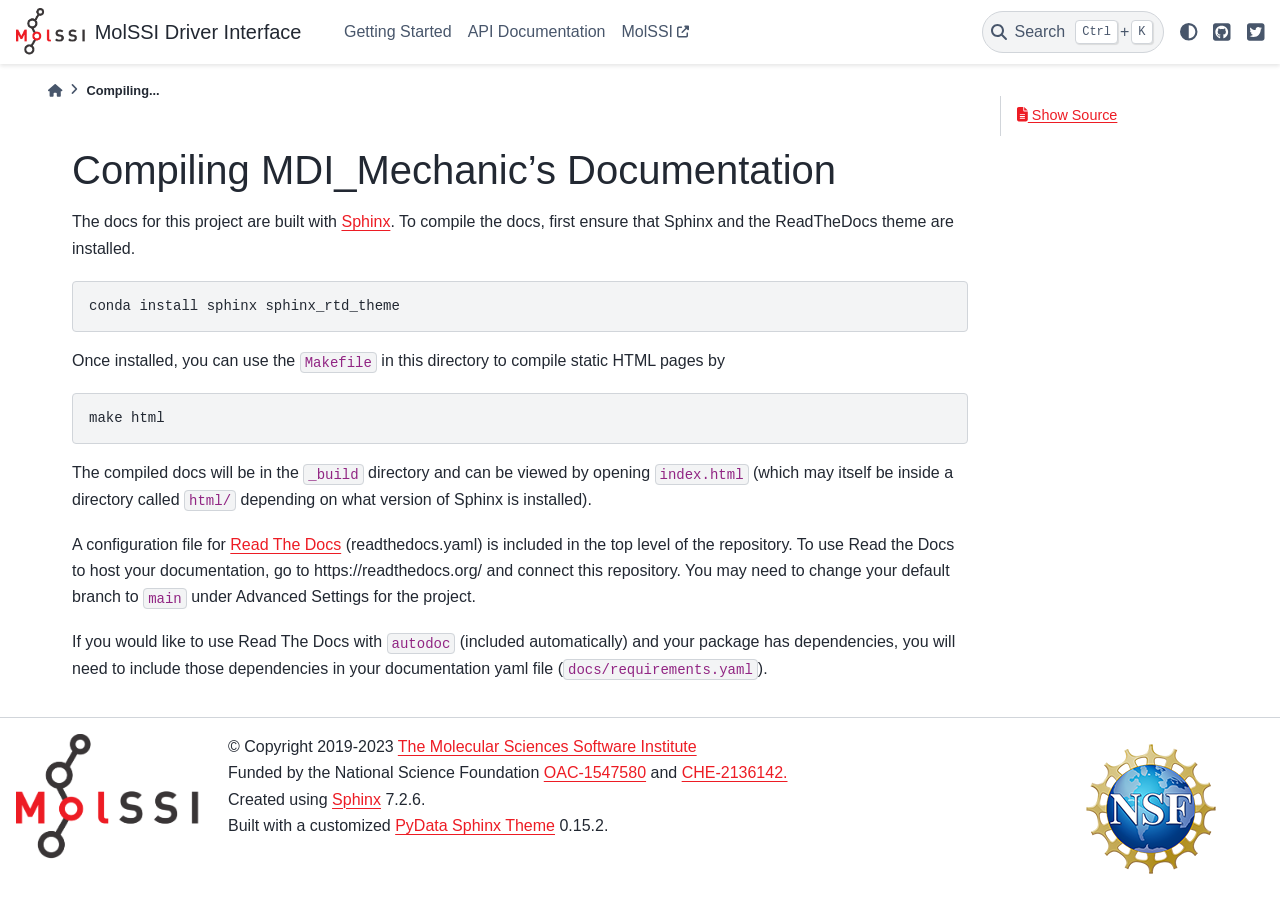
<file: README.html>
<!DOCTYPE html>


<html lang="en" data-content_root="./" >

  <head>
    <meta charset="utf-8" />
    <meta name="viewport" content="width=device-width, initial-scale=1.0" /><meta name="viewport" content="width=device-width, initial-scale=1" />

    <title>Compiling MDI_Mechanic’s Documentation &#8212; MDI_Mechanic  documentation</title>
  
  
  
  <script data-cfasync="false">
    document.documentElement.dataset.mode = localStorage.getItem("mode") || "";
    document.documentElement.dataset.theme = localStorage.getItem("theme") || "light";
  </script>
  
  <!-- Loaded before other Sphinx assets -->
  <link href="_static/styles/theme.css?digest=8d27b9dea8ad943066ae" rel="stylesheet" />
<link href="_static/styles/bootstrap.css?digest=8d27b9dea8ad943066ae" rel="stylesheet" />
<link href="_static/styles/pydata-sphinx-theme.css?digest=8d27b9dea8ad943066ae" rel="stylesheet" />

  
  <link href="_static/vendor/fontawesome/6.5.1/css/all.min.css?digest=8d27b9dea8ad943066ae" rel="stylesheet" />
  <link rel="preload" as="font" type="font/woff2" crossorigin href="_static/vendor/fontawesome/6.5.1/webfonts/fa-solid-900.woff2" />
<link rel="preload" as="font" type="font/woff2" crossorigin href="_static/vendor/fontawesome/6.5.1/webfonts/fa-brands-400.woff2" />
<link rel="preload" as="font" type="font/woff2" crossorigin href="_static/vendor/fontawesome/6.5.1/webfonts/fa-regular-400.woff2" />

    <link rel="stylesheet" type="text/css" href="_static/pygments.css?v=80d5e7a1" />
    <link rel="stylesheet" type="text/css" href="_static/copybutton.css?v=76b2166b" />
    <link rel="stylesheet" type="text/css" href="_static/design-style.1e8bd061cd6da7fc9cf755528e8ffc24.min.css?v=0a3b3ea7" />
    <link rel="stylesheet" type="text/css" href="_static/css/custom.css?v=dffba199" />
  
  <!-- Pre-loaded scripts that we'll load fully later -->
  <link rel="preload" as="script" href="_static/scripts/bootstrap.js?digest=8d27b9dea8ad943066ae" />
<link rel="preload" as="script" href="_static/scripts/pydata-sphinx-theme.js?digest=8d27b9dea8ad943066ae" />
  <script src="_static/vendor/fontawesome/6.5.1/js/all.min.js?digest=8d27b9dea8ad943066ae"></script>

    <script src="_static/documentation_options.js?v=5929fcd5"></script>
    <script src="_static/doctools.js?v=888ff710"></script>
    <script src="_static/sphinx_highlight.js?v=dc90522c"></script>
    <script src="_static/clipboard.min.js?v=a7894cd8"></script>
    <script src="_static/copybutton.js?v=f281be69"></script>
    <script src="_static/design-tabs.js?v=36754332"></script>
    <script>DOCUMENTATION_OPTIONS.pagename = 'README';</script>
    <link rel="icon" href="_static/molssi_square.png"/>
    <link rel="index" title="Index" href="genindex.html" />
    <link rel="search" title="Search" href="search.html" />
  <meta name="viewport" content="width=device-width, initial-scale=1"/>
  <meta name="docsearch:language" content="en"/>
  </head>
  
  
  <body data-bs-spy="scroll" data-bs-target=".bd-toc-nav" data-offset="180" data-bs-root-margin="0px 0px -60%" data-default-mode="">

  
  
  <a id="pst-skip-link" class="skip-link" href="#main-content">Skip to main content</a>
  
  <div id="pst-scroll-pixel-helper"></div>
  
  <button type="button" class="btn rounded-pill" id="pst-back-to-top">
    <i class="fa-solid fa-arrow-up"></i>
    Back to top
  </button>

  
  <input type="checkbox"
          class="sidebar-toggle"
          name="__primary"
          id="__primary"/>
  <label class="overlay overlay-primary" for="__primary"></label>
  
  <input type="checkbox"
          class="sidebar-toggle"
          name="__secondary"
          id="__secondary"/>
  <label class="overlay overlay-secondary" for="__secondary"></label>
  
  <div class="search-button__wrapper">
    <div class="search-button__overlay"></div>
    <div class="search-button__search-container">
<form class="bd-search d-flex align-items-center"
      action="search.html"
      method="get">
  <i class="fa-solid fa-magnifying-glass"></i>
  <input type="search"
         class="form-control"
         name="q"
         id="search-input"
         placeholder="Search the docs ..."
         aria-label="Search the docs ..."
         autocomplete="off"
         autocorrect="off"
         autocapitalize="off"
         spellcheck="false"/>
  <span class="search-button__kbd-shortcut"><kbd class="kbd-shortcut__modifier">Ctrl</kbd>+<kbd>K</kbd></span>
</form></div>
  </div>
  
    <header class="bd-header navbar navbar-expand-lg bd-navbar">
<div class="bd-header__inner bd-page-width">
  <label class="sidebar-toggle primary-toggle" for="__primary">
    <span class="fa-solid fa-bars"></span>
  </label>
  
  
  <div class="col-lg-3 navbar-header-items__start">
    
      <div class="navbar-item">

  

<a class="navbar-brand logo" href="index.html">
  
  
  
  
  
    
    
      
    
    
    <img src="_static/molssi_main_logo.png" class="logo__image only-light" alt=""/>
    <script>document.write(`<img src="_static/molssi_main_logo_inverted_white.png" class="logo__image only-dark" alt=""/>`);</script>
  
  
    <p class="title logo__title">MolSSI Driver Interface</p>
  
</a></div>
    
  </div>
  
  <div class="col-lg-9 navbar-header-items">
    
    <div class="me-auto navbar-header-items__center">
      
        <div class="navbar-item">
<nav class="navbar-nav">
  <ul class="bd-navbar-elements navbar-nav">
    
                    <li class="nav-item">
                      <a class="nav-link nav-internal" href="getting_started.html">
                        Getting Started
                      </a>
                    </li>
                

                    <li class="nav-item">
                      <a class="nav-link nav-internal" href="api.html">
                        API Documentation
                      </a>
                    </li>
                

                <li class="nav-item">
                  <a class="nav-link nav-external" href="https://molssi.org">
                    MolSSI
                  </a>
                </li>
                
  </ul>
</nav></div>
      
    </div>
    
    
    <div class="navbar-header-items__end">
      
        <div class="navbar-item navbar-persistent--container">
          

 <script>
 document.write(`
   <button class="btn navbar-btn search-button-field search-button__button" title="Search" aria-label="Search" data-bs-placement="bottom" data-bs-toggle="tooltip">
    <i class="fa-solid fa-magnifying-glass"></i>
    <span class="search-button__default-text">Search</span>
    <span class="search-button__kbd-shortcut"><kbd class="kbd-shortcut__modifier">Ctrl</kbd>+<kbd class="kbd-shortcut__modifier">K</kbd></span>
   </button>
 `);
 </script>
        </div>
      
      
        <div class="navbar-item">

<script>
document.write(`
  <button class="btn btn-sm navbar-btn theme-switch-button" title="light/dark" aria-label="light/dark" data-bs-placement="bottom" data-bs-toggle="tooltip">
    <span class="theme-switch nav-link" data-mode="light"><i class="fa-solid fa-sun fa-lg"></i></span>
    <span class="theme-switch nav-link" data-mode="dark"><i class="fa-solid fa-moon fa-lg"></i></span>
    <span class="theme-switch nav-link" data-mode="auto"><i class="fa-solid fa-circle-half-stroke fa-lg"></i></span>
  </button>
`);
</script></div>
      
        <div class="navbar-item"><ul class="navbar-icon-links navbar-nav"
    aria-label="Icon Links">
        <li class="nav-item">
          
          
          
          
          
          
          
          
          <a href="https://github.com/MolSSI/molssi_doc_theme" title="GitHub" class="nav-link" rel="noopener" target="_blank" data-bs-toggle="tooltip" data-bs-placement="bottom"><span><i class="fa-brands fa-square-github fa-lg" aria-hidden="true"></i></span>
            <span class="sr-only">GitHub</span></a>
        </li>
        <li class="nav-item">
          
          
          
          
          
          
          
          
          <a href="https://twitter.com/MolSSI_NSF" title="Twitter" class="nav-link" rel="noopener" target="_blank" data-bs-toggle="tooltip" data-bs-placement="bottom"><span><i class="fa-brands fa-square-twitter fa-lg" aria-hidden="true"></i></span>
            <span class="sr-only">Twitter</span></a>
        </li>
</ul></div>
      
    </div>
    
  </div>
  
  
    <div class="navbar-persistent--mobile">

 <script>
 document.write(`
   <button class="btn navbar-btn search-button-field search-button__button" title="Search" aria-label="Search" data-bs-placement="bottom" data-bs-toggle="tooltip">
    <i class="fa-solid fa-magnifying-glass"></i>
    <span class="search-button__default-text">Search</span>
    <span class="search-button__kbd-shortcut"><kbd class="kbd-shortcut__modifier">Ctrl</kbd>+<kbd class="kbd-shortcut__modifier">K</kbd></span>
   </button>
 `);
 </script>
    </div>
  

  
    <label class="sidebar-toggle secondary-toggle" for="__secondary" tabindex="0">
      <span class="fa-solid fa-outdent"></span>
    </label>
  
</div>

    </header>
  

  <div class="bd-container">
    <div class="bd-container__inner bd-page-width">
      
      
      
        
      
      <div class="bd-sidebar-primary bd-sidebar hide-on-wide">
        

  
  <div class="sidebar-header-items sidebar-primary__section">
    
    
      <div class="sidebar-header-items__center">
        
          <div class="navbar-item">
<nav class="navbar-nav">
  <ul class="bd-navbar-elements navbar-nav">
    
                    <li class="nav-item">
                      <a class="nav-link nav-internal" href="getting_started.html">
                        Getting Started
                      </a>
                    </li>
                

                    <li class="nav-item">
                      <a class="nav-link nav-internal" href="api.html">
                        API Documentation
                      </a>
                    </li>
                

                <li class="nav-item">
                  <a class="nav-link nav-external" href="https://molssi.org">
                    MolSSI
                  </a>
                </li>
                
  </ul>
</nav></div>
        
      </div>
    
    
    
      <div class="sidebar-header-items__end">
        
          <div class="navbar-item">

<script>
document.write(`
  <button class="btn btn-sm navbar-btn theme-switch-button" title="light/dark" aria-label="light/dark" data-bs-placement="bottom" data-bs-toggle="tooltip">
    <span class="theme-switch nav-link" data-mode="light"><i class="fa-solid fa-sun fa-lg"></i></span>
    <span class="theme-switch nav-link" data-mode="dark"><i class="fa-solid fa-moon fa-lg"></i></span>
    <span class="theme-switch nav-link" data-mode="auto"><i class="fa-solid fa-circle-half-stroke fa-lg"></i></span>
  </button>
`);
</script></div>
        
          <div class="navbar-item"><ul class="navbar-icon-links navbar-nav"
    aria-label="Icon Links">
        <li class="nav-item">
          
          
          
          
          
          
          
          
          <a href="https://github.com/MolSSI/molssi_doc_theme" title="GitHub" class="nav-link" rel="noopener" target="_blank" data-bs-toggle="tooltip" data-bs-placement="bottom"><span><i class="fa-brands fa-square-github fa-lg" aria-hidden="true"></i></span>
            <span class="sr-only">GitHub</span></a>
        </li>
        <li class="nav-item">
          
          
          
          
          
          
          
          
          <a href="https://twitter.com/MolSSI_NSF" title="Twitter" class="nav-link" rel="noopener" target="_blank" data-bs-toggle="tooltip" data-bs-placement="bottom"><span><i class="fa-brands fa-square-twitter fa-lg" aria-hidden="true"></i></span>
            <span class="sr-only">Twitter</span></a>
        </li>
</ul></div>
        
      </div>
    
  </div>
  
  
  <div class="sidebar-primary-items__end sidebar-primary__section">
  </div>
  
  <div id="rtd-footer-container"></div>


      </div>
      
      <main id="main-content" class="bd-main">
        
        
          <div class="bd-content">
            <div class="bd-article-container">
              
              <div class="bd-header-article">
<div class="header-article-items header-article__inner">
  
    <div class="header-article-items__start">
      
        <div class="header-article-item">



<nav aria-label="Breadcrumb">
  <ul class="bd-breadcrumbs">
    
    <li class="breadcrumb-item breadcrumb-home">
      <a href="index.html" class="nav-link" aria-label="Home">
        <i class="fa-solid fa-home"></i>
      </a>
    </li>
    <li class="breadcrumb-item active" aria-current="page">Compiling...</li>
  </ul>
</nav>
</div>
      
    </div>
  
  
</div>
</div>
              
              
              
                
<div id="searchbox"></div>
                <article class="bd-article">
                  
  <section id="compiling-mdi-mechanic-s-documentation">
<h1>Compiling MDI_Mechanic’s Documentation<a class="headerlink" href="#compiling-mdi-mechanic-s-documentation" title="Link to this heading">#</a></h1>
<p>The docs for this project are built with <a class="reference external" href="http://www.sphinx-doc.org/en/master/">Sphinx</a>.
To compile the docs, first ensure that Sphinx and the ReadTheDocs theme are installed.</p>
<div class="highlight-bash notranslate"><div class="highlight"><pre><span></span>conda<span class="w"> </span>install<span class="w"> </span>sphinx<span class="w"> </span>sphinx_rtd_theme<span class="w"> </span>
</pre></div>
</div>
<p>Once installed, you can use the <code class="docutils literal notranslate"><span class="pre">Makefile</span></code> in this directory to compile static HTML pages by</p>
<div class="highlight-bash notranslate"><div class="highlight"><pre><span></span>make<span class="w"> </span>html
</pre></div>
</div>
<p>The compiled docs will be in the <code class="docutils literal notranslate"><span class="pre">_build</span></code> directory and can be viewed by opening <code class="docutils literal notranslate"><span class="pre">index.html</span></code> (which may itself
be inside a directory called <code class="docutils literal notranslate"><span class="pre">html/</span></code> depending on what version of Sphinx is installed).</p>
<p>A configuration file for <a class="reference external" href="https://readthedocs.org/">Read The Docs</a> (readthedocs.yaml) is included in the top level of the repository. To use Read the Docs to host your documentation, go to https://readthedocs.org/ and connect this repository. You may need to change your default branch to <code class="docutils literal notranslate"><span class="pre">main</span></code> under Advanced Settings for the project.</p>
<p>If you would like to use Read The Docs with <code class="docutils literal notranslate"><span class="pre">autodoc</span></code> (included automatically) and your package has dependencies, you will need to include those dependencies in your documentation yaml file (<code class="docutils literal notranslate"><span class="pre">docs/requirements.yaml</span></code>).</p>
</section>


                </article>
              
              
              
              
              
                <footer class="prev-next-footer">
                  
<div class="prev-next-area">
</div>
                </footer>
              
            </div>
            
            
              
                <div class="bd-sidebar-secondary bd-toc"><div class="sidebar-secondary-items sidebar-secondary__inner">


  <div class="sidebar-secondary-item">

  <div class="tocsection sourcelink">
    <a href="_sources/README.md.txt">
      <i class="fa-solid fa-file-lines"></i> Show Source
    </a>
  </div>
</div>

</div></div>
              
            
          </div>
          <footer class="bd-footer-content">
            
          </footer>
        
      </main>
    </div>
  </div>
  
  <!-- Scripts loaded after <body> so the DOM is not blocked -->
  <script src="_static/scripts/bootstrap.js?digest=8d27b9dea8ad943066ae"></script>
<script src="_static/scripts/pydata-sphinx-theme.js?digest=8d27b9dea8ad943066ae"></script>

  <footer class="bd-footer">
<div class="bd-footer__inner bd-page-width">
  
    <div class="footer-items__start">
      
        <div class="footer-item">
  



  
  
  
  
  
  
  


<div class="row h-10">
    <div class="col-2">
        <a href="https://molssi.org/" target="_blank" title="Go to MolSSI in a new tab">
            <img src="_static/molssi_main_logo.png" class="logo__image only-light footer_logo" alt="Logo image">
            <img src="_static/molssi_main_logo_inverted_white.png" class="logo__image only-dark footer_logo" alt="Logo image">
        </a>
    </div>
    <div class="col-8">
        <p> &copy; Copyright 2019-2023 <a href="https://molssi.org/">The Molecular Sciences Software Institute</a></p>
        <p>Funded by the National Science Foundation 
          <a href="https://nsf.gov/awardsearch/showAward?AWD_ID=1547580">OAC-1547580</a> and 
          <a href="https://www.nsf.gov/awardsearch/showAward?AWD_ID=2136142">CHE-2136142.</a></p>
 
        
        <p class="sphinx-version">
        Created using <a href="http://sphinx-doc.org/">Sphinx</a> 7.2.6.<br>
        </p>
        

        <p class="theme-version">
        Built with a customized <a href="https://pydata-sphinx-theme.readthedocs.io/en/stable/index.html">PyData Sphinx Theme</a> 0.15.2.
        </p>

    </div>
    <div class="col-2">
        <a href="https://nsf.gov/" target="_blank" title="Go to the NSF in a new tab">
            <img src="_static/nsf.png" class="footer_logo" alt="The NSF">
          </a>
    </div>
</div></div>
      
    </div>
  
  
  
</div>

  </footer>
  </body>
</html>
</file>
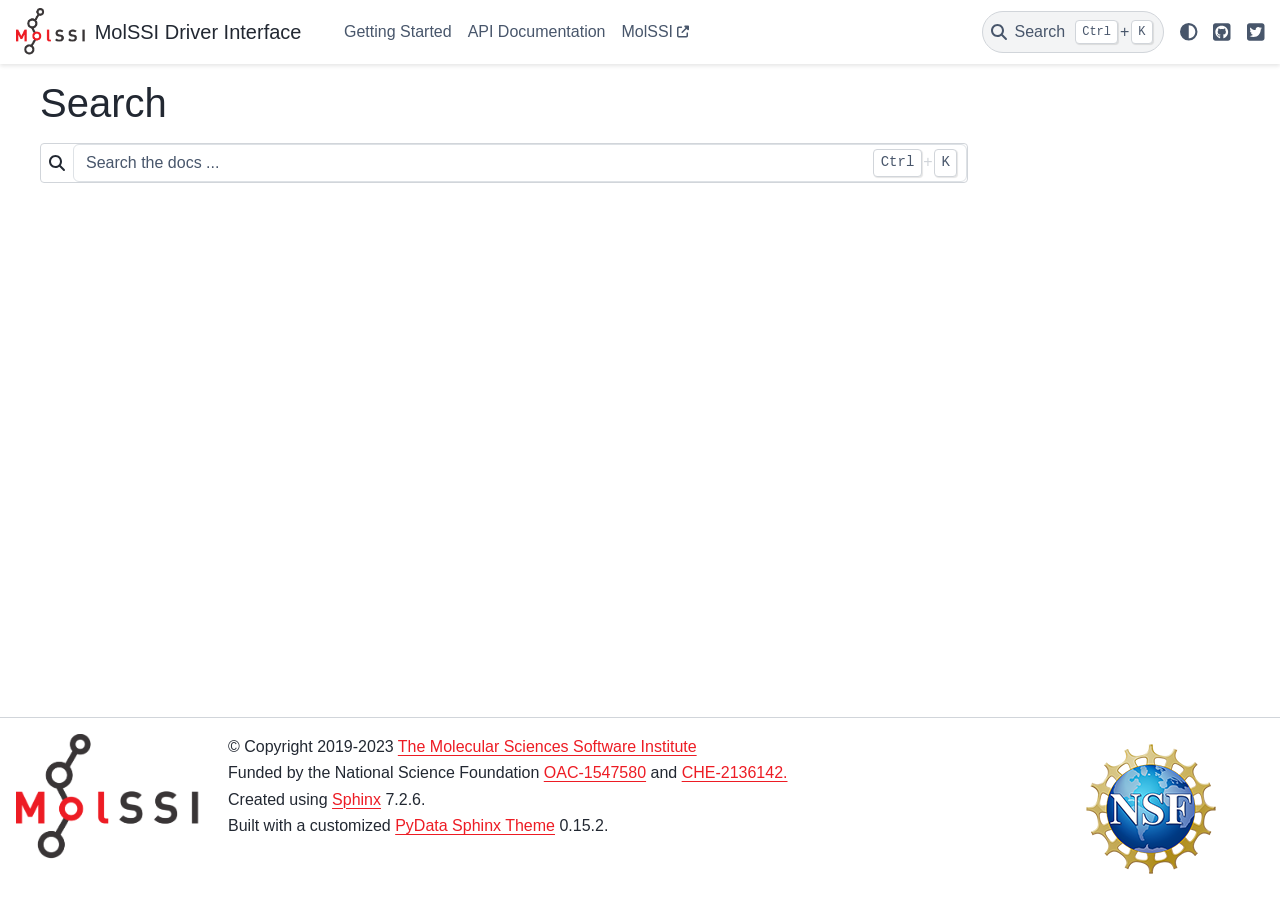
<file: search.html>
<!DOCTYPE html>


<html lang="en" data-content_root="./" >

  <head>
    <meta charset="utf-8" />
    <meta name="viewport" content="width=device-width, initial-scale=1.0" /><title>Search - MDI_Mechanic  documentation</title>
  
  
  
  <script data-cfasync="false">
    document.documentElement.dataset.mode = localStorage.getItem("mode") || "";
    document.documentElement.dataset.theme = localStorage.getItem("theme") || "light";
  </script>
  
  <!-- Loaded before other Sphinx assets -->
  <link href="_static/styles/theme.css?digest=8d27b9dea8ad943066ae" rel="stylesheet" />
<link href="_static/styles/bootstrap.css?digest=8d27b9dea8ad943066ae" rel="stylesheet" />
<link href="_static/styles/pydata-sphinx-theme.css?digest=8d27b9dea8ad943066ae" rel="stylesheet" />

  
  <link href="_static/vendor/fontawesome/6.5.1/css/all.min.css?digest=8d27b9dea8ad943066ae" rel="stylesheet" />
  <link rel="preload" as="font" type="font/woff2" crossorigin href="_static/vendor/fontawesome/6.5.1/webfonts/fa-solid-900.woff2" />
<link rel="preload" as="font" type="font/woff2" crossorigin href="_static/vendor/fontawesome/6.5.1/webfonts/fa-brands-400.woff2" />
<link rel="preload" as="font" type="font/woff2" crossorigin href="_static/vendor/fontawesome/6.5.1/webfonts/fa-regular-400.woff2" />

    <link rel="stylesheet" type="text/css" href="_static/pygments.css?v=80d5e7a1" />
    <link rel="stylesheet" type="text/css" href="_static/copybutton.css?v=76b2166b" />
    <link rel="stylesheet" type="text/css" href="_static/design-style.1e8bd061cd6da7fc9cf755528e8ffc24.min.css?v=0a3b3ea7" />
    <link rel="stylesheet" type="text/css" href="_static/css/custom.css?v=dffba199" />
  
  <!-- Pre-loaded scripts that we'll load fully later -->
  <link rel="preload" as="script" href="_static/scripts/bootstrap.js?digest=8d27b9dea8ad943066ae" />
<link rel="preload" as="script" href="_static/scripts/pydata-sphinx-theme.js?digest=8d27b9dea8ad943066ae" />
  <script src="_static/vendor/fontawesome/6.5.1/js/all.min.js?digest=8d27b9dea8ad943066ae"></script>

    <script src="_static/documentation_options.js?v=5929fcd5"></script>
    <script src="_static/doctools.js?v=888ff710"></script>
    <script src="_static/sphinx_highlight.js?v=dc90522c"></script>
    <script src="_static/clipboard.min.js?v=a7894cd8"></script>
    <script src="_static/copybutton.js?v=f281be69"></script>
    <script src="_static/design-tabs.js?v=36754332"></script>
    <script>DOCUMENTATION_OPTIONS.pagename = 'search';</script>
  <script src="_static/searchtools.js"></script>
  <script src="_static/language_data.js"></script>
  <script src="searchindex.js"></script>
    <link rel="icon" href="_static/molssi_square.png"/>
    <link rel="index" title="Index" href="genindex.html" />
    <link rel="search" title="Search" href="#" />
  <meta name="viewport" content="width=device-width, initial-scale=1"/>
  <meta name="docsearch:language" content="en"/>
  </head>
  
  
  <body data-bs-spy="scroll" data-bs-target=".bd-toc-nav" data-offset="180" data-bs-root-margin="0px 0px -60%" data-default-mode="">

  
  
  <a id="pst-skip-link" class="skip-link" href="#main-content">Skip to main content</a>
  
  <div id="pst-scroll-pixel-helper"></div>
  
  <button type="button" class="btn rounded-pill" id="pst-back-to-top">
    <i class="fa-solid fa-arrow-up"></i>
    Back to top
  </button>

  
  <input type="checkbox"
          class="sidebar-toggle"
          name="__primary"
          id="__primary"/>
  <label class="overlay overlay-primary" for="__primary"></label>
  
  <input type="checkbox"
          class="sidebar-toggle"
          name="__secondary"
          id="__secondary"/>
  <label class="overlay overlay-secondary" for="__secondary"></label>
  
  <div class="search-button__wrapper">
    <div class="search-button__overlay"></div>
    <div class="search-button__search-container">
<form class="bd-search d-flex align-items-center"
      action="#"
      method="get">
  <i class="fa-solid fa-magnifying-glass"></i>
  <input type="search"
         class="form-control"
         name="q"
         id="search-input"
         placeholder="Search the docs ..."
         aria-label="Search the docs ..."
         autocomplete="off"
         autocorrect="off"
         autocapitalize="off"
         spellcheck="false"/>
  <span class="search-button__kbd-shortcut"><kbd class="kbd-shortcut__modifier">Ctrl</kbd>+<kbd>K</kbd></span>
</form></div>
  </div>
  
    <header class="bd-header navbar navbar-expand-lg bd-navbar">
<div class="bd-header__inner bd-page-width">
  <label class="sidebar-toggle primary-toggle" for="__primary">
    <span class="fa-solid fa-bars"></span>
  </label>
  
  
  <div class="col-lg-3 navbar-header-items__start">
    
      <div class="navbar-item">

  

<a class="navbar-brand logo" href="index.html">
  
  
  
  
  
    
    
      
    
    
    <img src="_static/molssi_main_logo.png" class="logo__image only-light" alt=""/>
    <script>document.write(`<img src="_static/molssi_main_logo_inverted_white.png" class="logo__image only-dark" alt=""/>`);</script>
  
  
    <p class="title logo__title">MolSSI Driver Interface</p>
  
</a></div>
    
  </div>
  
  <div class="col-lg-9 navbar-header-items">
    
    <div class="me-auto navbar-header-items__center">
      
        <div class="navbar-item">
<nav class="navbar-nav">
  <ul class="bd-navbar-elements navbar-nav">
    
                    <li class="nav-item">
                      <a class="nav-link nav-internal" href="getting_started.html">
                        Getting Started
                      </a>
                    </li>
                

                    <li class="nav-item">
                      <a class="nav-link nav-internal" href="api.html">
                        API Documentation
                      </a>
                    </li>
                

                <li class="nav-item">
                  <a class="nav-link nav-external" href="https://molssi.org">
                    MolSSI
                  </a>
                </li>
                
  </ul>
</nav></div>
      
    </div>
    
    
    <div class="navbar-header-items__end">
      
        <div class="navbar-item navbar-persistent--container">
          

 <script>
 document.write(`
   <button class="btn navbar-btn search-button-field search-button__button" title="Search" aria-label="Search" data-bs-placement="bottom" data-bs-toggle="tooltip">
    <i class="fa-solid fa-magnifying-glass"></i>
    <span class="search-button__default-text">Search</span>
    <span class="search-button__kbd-shortcut"><kbd class="kbd-shortcut__modifier">Ctrl</kbd>+<kbd class="kbd-shortcut__modifier">K</kbd></span>
   </button>
 `);
 </script>
        </div>
      
      
        <div class="navbar-item">

<script>
document.write(`
  <button class="btn btn-sm navbar-btn theme-switch-button" title="light/dark" aria-label="light/dark" data-bs-placement="bottom" data-bs-toggle="tooltip">
    <span class="theme-switch nav-link" data-mode="light"><i class="fa-solid fa-sun fa-lg"></i></span>
    <span class="theme-switch nav-link" data-mode="dark"><i class="fa-solid fa-moon fa-lg"></i></span>
    <span class="theme-switch nav-link" data-mode="auto"><i class="fa-solid fa-circle-half-stroke fa-lg"></i></span>
  </button>
`);
</script></div>
      
        <div class="navbar-item"><ul class="navbar-icon-links navbar-nav"
    aria-label="Icon Links">
        <li class="nav-item">
          
          
          
          
          
          
          
          
          <a href="https://github.com/MolSSI/molssi_doc_theme" title="GitHub" class="nav-link" rel="noopener" target="_blank" data-bs-toggle="tooltip" data-bs-placement="bottom"><span><i class="fa-brands fa-square-github fa-lg" aria-hidden="true"></i></span>
            <span class="sr-only">GitHub</span></a>
        </li>
        <li class="nav-item">
          
          
          
          
          
          
          
          
          <a href="https://twitter.com/MolSSI_NSF" title="Twitter" class="nav-link" rel="noopener" target="_blank" data-bs-toggle="tooltip" data-bs-placement="bottom"><span><i class="fa-brands fa-square-twitter fa-lg" aria-hidden="true"></i></span>
            <span class="sr-only">Twitter</span></a>
        </li>
</ul></div>
      
    </div>
    
  </div>
  
  
    <div class="navbar-persistent--mobile">

 <script>
 document.write(`
   <button class="btn navbar-btn search-button-field search-button__button" title="Search" aria-label="Search" data-bs-placement="bottom" data-bs-toggle="tooltip">
    <i class="fa-solid fa-magnifying-glass"></i>
    <span class="search-button__default-text">Search</span>
    <span class="search-button__kbd-shortcut"><kbd class="kbd-shortcut__modifier">Ctrl</kbd>+<kbd class="kbd-shortcut__modifier">K</kbd></span>
   </button>
 `);
 </script>
    </div>
  

  
</div>

    </header>
  

  <div class="bd-container">
    <div class="bd-container__inner bd-page-width">
      
      
      
        
      
      <div class="bd-sidebar-primary bd-sidebar hide-on-wide">
        

  
  <div class="sidebar-header-items sidebar-primary__section">
    
    
      <div class="sidebar-header-items__center">
        
          <div class="navbar-item">
<nav class="navbar-nav">
  <ul class="bd-navbar-elements navbar-nav">
    
                    <li class="nav-item">
                      <a class="nav-link nav-internal" href="getting_started.html">
                        Getting Started
                      </a>
                    </li>
                

                    <li class="nav-item">
                      <a class="nav-link nav-internal" href="api.html">
                        API Documentation
                      </a>
                    </li>
                

                <li class="nav-item">
                  <a class="nav-link nav-external" href="https://molssi.org">
                    MolSSI
                  </a>
                </li>
                
  </ul>
</nav></div>
        
      </div>
    
    
    
      <div class="sidebar-header-items__end">
        
          <div class="navbar-item">

<script>
document.write(`
  <button class="btn btn-sm navbar-btn theme-switch-button" title="light/dark" aria-label="light/dark" data-bs-placement="bottom" data-bs-toggle="tooltip">
    <span class="theme-switch nav-link" data-mode="light"><i class="fa-solid fa-sun fa-lg"></i></span>
    <span class="theme-switch nav-link" data-mode="dark"><i class="fa-solid fa-moon fa-lg"></i></span>
    <span class="theme-switch nav-link" data-mode="auto"><i class="fa-solid fa-circle-half-stroke fa-lg"></i></span>
  </button>
`);
</script></div>
        
          <div class="navbar-item"><ul class="navbar-icon-links navbar-nav"
    aria-label="Icon Links">
        <li class="nav-item">
          
          
          
          
          
          
          
          
          <a href="https://github.com/MolSSI/molssi_doc_theme" title="GitHub" class="nav-link" rel="noopener" target="_blank" data-bs-toggle="tooltip" data-bs-placement="bottom"><span><i class="fa-brands fa-square-github fa-lg" aria-hidden="true"></i></span>
            <span class="sr-only">GitHub</span></a>
        </li>
        <li class="nav-item">
          
          
          
          
          
          
          
          
          <a href="https://twitter.com/MolSSI_NSF" title="Twitter" class="nav-link" rel="noopener" target="_blank" data-bs-toggle="tooltip" data-bs-placement="bottom"><span><i class="fa-brands fa-square-twitter fa-lg" aria-hidden="true"></i></span>
            <span class="sr-only">Twitter</span></a>
        </li>
</ul></div>
        
      </div>
    
  </div>
  
  
  <div class="sidebar-primary-items__end sidebar-primary__section">
  </div>
  
  <div id="rtd-footer-container"></div>


      </div>
      
      <main id="main-content" class="bd-main">
        
        
          <div class="bd-content">
            <div class="bd-article-container">
              
              <div class="bd-header-article"></div>
              
              
  <div class="bd-search-container">
    <h1>Search</h1>
    <noscript>
      <div class="admonition error">
        <p class="admonition-title">Error</p>
        <p>Please activate JavaScript to enable the search functionality.</p>
      </div>
    </noscript>
    
<form class="bd-search d-flex align-items-center"
      action="#"
      method="get">
  <i class="fa-solid fa-magnifying-glass"></i>
  <input type="search"
         class="form-control"
         name="q"
         id="search-input"
         placeholder="Search the docs ..."
         aria-label="Search the docs ..."
         autocomplete="off"
         autocorrect="off"
         autocapitalize="off"
         spellcheck="false"/>
  <span class="search-button__kbd-shortcut"><kbd class="kbd-shortcut__modifier">Ctrl</kbd>+<kbd>K</kbd></span>
</form>
    <div id="search-results"></div>
  </div>
  <script>
    // Activate the search field on page load
    let searchInput = document.querySelector("form.bd-search input");
    if (searchInput) {
        searchInput.focus();
        searchInput.select();
        console.log("[PST]: Set focus on search field.");
    }
  </script>

              
              
              
              
                <footer class="prev-next-footer">
                  
<div class="prev-next-area">
</div>
                </footer>
              
            </div>
            
            
              
                <div class="bd-sidebar-secondary bd-toc"></div>
              
            
          </div>
          <footer class="bd-footer-content">
            
          </footer>
        
      </main>
    </div>
  </div>
  
  <!-- Scripts loaded after <body> so the DOM is not blocked -->
  <script src="_static/scripts/bootstrap.js?digest=8d27b9dea8ad943066ae"></script>
<script src="_static/scripts/pydata-sphinx-theme.js?digest=8d27b9dea8ad943066ae"></script>

  <footer class="bd-footer">
<div class="bd-footer__inner bd-page-width">
  
    <div class="footer-items__start">
      
        <div class="footer-item">
  



  
  
  
  
  
  
  


<div class="row h-10">
    <div class="col-2">
        <a href="https://molssi.org/" target="_blank" title="Go to MolSSI in a new tab">
            <img src="_static/molssi_main_logo.png" class="logo__image only-light footer_logo" alt="Logo image">
            <img src="_static/molssi_main_logo_inverted_white.png" class="logo__image only-dark footer_logo" alt="Logo image">
        </a>
    </div>
    <div class="col-8">
        <p> &copy; Copyright 2019-2023 <a href="https://molssi.org/">The Molecular Sciences Software Institute</a></p>
        <p>Funded by the National Science Foundation 
          <a href="https://nsf.gov/awardsearch/showAward?AWD_ID=1547580">OAC-1547580</a> and 
          <a href="https://www.nsf.gov/awardsearch/showAward?AWD_ID=2136142">CHE-2136142.</a></p>
 
        
        <p class="sphinx-version">
        Created using <a href="http://sphinx-doc.org/">Sphinx</a> 7.2.6.<br>
        </p>
        

        <p class="theme-version">
        Built with a customized <a href="https://pydata-sphinx-theme.readthedocs.io/en/stable/index.html">PyData Sphinx Theme</a> 0.15.2.
        </p>

    </div>
    <div class="col-2">
        <a href="https://nsf.gov/" target="_blank" title="Go to the NSF in a new tab">
            <img src="_static/nsf.png" class="footer_logo" alt="The NSF">
          </a>
    </div>
</div></div>
      
    </div>
  
  
  
</div>

  </footer>
  </body>
</html>
</file>
<file: _static/styles/theme.css>
/* Provided by Sphinx's 'basic' theme, and included in the final set of assets */
@import "../basic.css";
</file>
<file: _static/styles/pydata-sphinx-theme.css>
html{--pst-header-height:4rem;--pst-header-article-height:calc(var(--pst-header-height)*2/3);--pst-sidebar-secondary:17rem;--pst-font-size-base:1rem;--pst-font-size-h1:2.5rem;--pst-font-size-h2:2rem;--pst-font-size-h3:1.75rem;--pst-font-size-h4:1.5rem;--pst-font-size-h5:1.25rem;--pst-font-size-h6:1.1rem;--pst-font-size-milli:0.9rem;--pst-sidebar-font-size:0.9rem;--pst-sidebar-font-size-mobile:1.1rem;--pst-sidebar-header-font-size:1.2rem;--pst-sidebar-header-font-weight:600;--pst-admonition-font-weight-heading:600;--pst-font-weight-caption:300;--pst-font-weight-heading:400;--pst-font-family-base-system:-apple-system,BlinkMacSystemFont,Segoe UI,"Helvetica Neue",Arial,sans-serif,Apple Color Emoji,Segoe UI Emoji,Segoe UI Symbol;--pst-font-family-monospace-system:"SFMono-Regular",Menlo,Consolas,Monaco,Liberation Mono,Lucida Console,monospace;--pst-font-family-base:var(--pst-font-family-base-system);--pst-font-family-heading:var(--pst-font-family-base-system);--pst-font-family-monospace:var(--pst-font-family-monospace-system);--pst-font-size-icon:1.5rem;--pst-icon-check-circle:"";--pst-icon-info-circle:"";--pst-icon-exclamation-triangle:"";--pst-icon-exclamation-circle:"";--pst-icon-times-circle:"";--pst-icon-lightbulb:"";--pst-icon-download:"";--pst-icon-angle-left:"";--pst-icon-angle-right:"";--pst-icon-external-link:"";--pst-icon-search-minus:"";--pst-icon-github:"";--pst-icon-gitlab:"";--pst-icon-share:"";--pst-icon-bell:"";--pst-icon-pencil:"";--pst-breadcrumb-divider:"";--pst-icon-admonition-default:var(--pst-icon-bell);--pst-icon-admonition-note:var(--pst-icon-info-circle);--pst-icon-admonition-attention:var(--pst-icon-exclamation-circle);--pst-icon-admonition-caution:var(--pst-icon-exclamation-triangle);--pst-icon-admonition-warning:var(--pst-icon-exclamation-triangle);--pst-icon-admonition-danger:var(--pst-icon-exclamation-triangle);--pst-icon-admonition-error:var(--pst-icon-times-circle);--pst-icon-admonition-hint:var(--pst-icon-lightbulb);--pst-icon-admonition-tip:var(--pst-icon-lightbulb);--pst-icon-admonition-important:var(--pst-icon-exclamation-circle);--pst-icon-admonition-seealso:var(--pst-icon-share);--pst-icon-admonition-todo:var(--pst-icon-pencil);--pst-icon-versionmodified-default:var(--pst-icon-exclamation-circle);--pst-icon-versionmodified-added:var(--pst-icon-exclamation-circle);--pst-icon-versionmodified-changed:var(--pst-icon-exclamation-circle);--pst-icon-versionmodified-deprecated:var(--pst-icon-exclamation-circle);font-size:var(--pst-font-size-base);scroll-padding-top:calc(var(--pst-header-height) + 1rem)}body{background-color:var(--pst-color-background);color:var(--pst-color-text-base);display:flex;flex-direction:column;font-family:var(--pst-font-family-base);font-weight:400;line-height:1.65;min-height:100vh}body::-webkit-scrollbar-track{background:var(--pst-color-background)}p{color:var(--pst-color-text-base);font-size:1em;margin-bottom:1.15rem}p.rubric{border-bottom:1px solid var(--pst-color-border)}p.centered{text-align:center}a{word-wrap:break-word;color:var(--pst-color-link);text-decoration:underline;text-decoration-thickness:max(1px,.0625rem);text-underline-offset:.1578em}a:hover{text-decoration-skip:none;color:var(--pst-color-link-hover);text-decoration-skip-ink:none;text-decoration-thickness:max(3px,.1875rem,.12em)}a:active,a:visited{color:var(--pst-color-link)}a:visited:hover{color:var(--pst-color-link-hover)}a:focus-visible{outline:2px solid var(--pst-color-accent)}a.headerlink{color:var(--pst-color-secondary);font-size:.8em;margin-left:.2em;opacity:.7;padding:0 4px;text-decoration:none;transition:all .2s ease-out;user-select:none}a.headerlink:hover{opacity:1}a.github:before,a.gitlab:before{color:var(--pst-color-text-muted);font:var(--fa-font-brands);margin-right:.25rem}a.github:before{content:var(--pst-icon-github)}a.gitlab:before{content:var(--pst-icon-gitlab)}.heading-style,h1,h2,h3,h4,h5,h6{font-family:var(--pst-font-family-heading);font-weight:var(--pst-font-weight-heading);line-height:1.15;margin:2.75rem 0 1.05rem}h1{font-size:var(--pst-font-size-h1);margin-top:0}h1,h2{color:var(--pst-heading-color)}h2{font-size:var(--pst-font-size-h2)}h3{font-size:var(--pst-font-size-h3)}h3,h4{color:var(--pst-heading-color)}h4{font-size:var(--pst-font-size-h4)}h5{font-size:var(--pst-font-size-h5)}h5,h6{color:var(--pst-color-text-base)}h6{font-size:var(--pst-font-size-h6)}.text_small,small{font-size:var(--pst-font-size-milli)}hr{border:0;border-top:1px solid var(--pst-color-border)}code,kbd,pre,samp{font-family:var(--pst-font-family-monospace)}kbd{background-color:var(--pst-color-on-background);color:var(--pst-color-text-muted)}kbd:not(.compound){border:1px solid var(--pst-color-border);box-shadow:1px 1px 1px var(--pst-color-shadow);margin:0 .1rem;padding:.1rem .4rem}code{color:var(--pst-color-inline-code)}pre{background-color:var(--pst-color-surface);border:1px solid var(--pst-color-border);border-radius:.25rem;color:var(--pst-color-text-base);line-height:1.2em;margin:1.5em 0;padding:1rem}pre .linenos{opacity:.8;padding-right:10px}#pst-back-to-top{background-color:var(--pst-color-secondary);border:none;color:var(--pst-color-secondary-text);display:none;left:50vw;position:fixed;top:90vh;transform:translate(-50%);z-index:1080}.skip-link{background-color:var(--pst-color-warning);border-bottom:1px solid var(--pst-color-border);color:var(--pst-color-warning-text)!important;left:0;padding:.5rem;position:fixed;right:0;text-align:center;top:0;transform:translateY(-100%);transition:transform .15s ease-in-out;z-index:1055}.skip-link:focus{outline:3px solid #14181e;transform:translateY(0)}.bd-container{display:flex;flex-grow:1;justify-content:center}.bd-container .bd-container__inner{display:flex}.bd-page-width{width:100%}@media(min-width:960px){.bd-page-width{max-width:88rem}}.bd-header-announcement,.bd-header-version-warning{align-items:center;display:flex;justify-content:center;min-height:3rem;padding:.5rem 12.5%;position:relative;text-align:center;width:100%}@media(max-width:959.98px){.bd-header-announcement,.bd-header-version-warning{padding:.5rem 2%}}.bd-header-announcement p,.bd-header-version-warning p{font-weight:700;margin:0}.bd-header-announcement:after,.bd-header-version-warning:after{content:"";height:100%;left:0;position:absolute;top:0;width:100%;z-index:-1}.bd-header-announcement:empty,.bd-header-version-warning:empty{display:none}.bd-header-announcement a,.bd-header-version-warning a{color:var(--pst-color-inline-code-links)}.bd-header-announcement:after{background-color:var(--pst-color-secondary-bg)}.bd-header-version-warning:after{background-color:var(--pst-color-danger-bg)}.bd-main{display:flex;flex-direction:column;flex-grow:1;min-width:0}.bd-main .bd-content{display:flex;height:100%;justify-content:center}.bd-main .bd-content .bd-article-container{display:flex;flex-direction:column;justify-content:start;max-width:60em;overflow-x:auto;padding:1rem;width:100%}@media(min-width:1200px){.bd-main .bd-content .bd-article-container .bd-article{padding-left:2rem;padding-top:1.5rem}}.bd-footer{border-top:1px solid var(--pst-color-border);width:100%}.bd-footer .bd-footer__inner{display:flex;flex-grow:1;margin:auto;padding:1rem}.bd-footer .footer-items__center,.bd-footer .footer-items__end,.bd-footer .footer-items__start{display:flex;flex-direction:column;flex-grow:1;gap:.5rem;justify-content:center}.bd-footer .footer-items__center{text-align:center}.bd-footer .footer-items__end{text-align:end}.bd-footer .footer-item p{margin-bottom:0}.bd-footer-article{margin-top:auto}.bd-footer-article .footer-article-items{display:flex;flex-direction:column}.bd-footer-content .footer-content-items{display:flex;flex-direction:column;margin-top:auto}.bd-header{background:var(--pst-color-on-background)!important;box-shadow:0 .125rem .25rem 0 var(--pst-color-shadow);justify-content:center;max-width:100vw;padding:0;position:sticky;top:0;width:100%;z-index:1030}.bd-header .bd-header__inner{align-items:center;display:flex;height:fit-content;padding-left:1rem;padding-right:1rem}.bd-header .navbar-item{align-items:center;display:flex;height:var(--pst-header-height);max-height:var(--pst-header-height)}.bd-header .navbar-header-items{flex-shrink:1}@media(min-width:960px){.bd-header .navbar-header-items{display:flex;flex-grow:1;padding:0 0 0 .5rem}}.bd-header .navbar-header-items__center,.bd-header .navbar-header-items__end,.bd-header .navbar-header-items__start{align-items:center;display:flex;flex-flow:wrap;row-gap:0}.bd-header .navbar-header-items__center,.bd-header .navbar-header-items__end{column-gap:1rem}.bd-header .navbar-header-items__start{flex-shrink:0;gap:.5rem;margin-right:auto}.bd-header .navbar-header-items__end{justify-content:end}.bd-header .navbar-nav{display:flex}@media(min-width:960px){.bd-header .navbar-nav{align-items:center}}.bd-header .navbar-nav li a.nav-link{color:var(--pst-color-text-muted);text-decoration:none}.bd-header .navbar-nav li a.nav-link:hover{text-decoration-skip:none;color:var(--pst-color-link-hover);text-decoration:underline;text-decoration-skip-ink:none;text-decoration-thickness:max(1px,.0625rem);text-decoration-thickness:max(3px,.1875rem,.12em);text-underline-offset:.1578em}.bd-header .navbar-nav li a.nav-link:focus-visible{outline:2px solid var(--pst-color-accent)}.bd-header .navbar-nav>.current>.nav-link{border-bottom:max(3px,.1875rem,.12em) solid var(--pst-color-primary);color:var(--pst-color-primary);font-weight:600}.bd-header .navbar-nav .dropdown button{border:none;color:var(--pst-color-text-muted);display:unset}.bd-header .navbar-nav .dropdown button:hover{text-decoration-skip:none;color:var(--pst-color-link-hover);text-decoration:underline;text-decoration-skip-ink:none;text-decoration-thickness:max(1px,.0625rem);text-decoration-thickness:max(3px,.1875rem,.12em);text-underline-offset:.1578em}.bd-header .navbar-nav .dropdown button:focus-visible{outline:2px solid var(--pst-color-accent)}.bd-header .navbar-nav .dropdown .dropdown-menu{background-color:var(--pst-color-on-background);border:1px solid var(--pst-color-border);box-shadow:0 0 .3rem .1rem var(--pst-color-shadow);margin:.5rem 0;min-width:20rem;padding:.5rem 0;z-index:1070}.bd-header .navbar-nav .dropdown .dropdown-menu .dropdown-item{padding:.25rem 1.5rem}.bd-header .navbar-nav .dropdown .dropdown-menu .dropdown-item:focus:not(:hover):not(:active){background-color:inherit}.bd-header .navbar-nav .dropdown .dropdown-menu:not(.show){display:none}@media(min-width:960px){.navbar-center-items .navbar-item{display:inline-block}}.nav-link{transition:none}.nav-link:hover{text-decoration-skip:none;color:var(--pst-color-link-hover);text-decoration:underline;text-decoration-skip-ink:none;text-decoration-thickness:max(1px,.0625rem);text-decoration-thickness:max(3px,.1875rem,.12em);text-underline-offset:.1578em}.nav-link.nav-external:after{content:var(--pst-icon-external-link);font:var(--fa-font-solid);font-size:.75em;margin-left:.3em}.bd-navbar-elements li.nav-item i{font-size:.7rem;padding-left:2px;vertical-align:middle}.bd-header label.sidebar-toggle{align-items:center;color:var(--pst-color-muted);cursor:pointer;display:flex;font-size:var(--pst-font-size-icon);margin-bottom:0;padding-bottom:.25rem}.bd-header label.primary-toggle{margin-right:1rem}@media(min-width:960px){.bd-header label.primary-toggle{display:none}}.bd-header label.secondary-toggle{margin-left:1rem}@media(min-width:1200px){.bd-header label.secondary-toggle{display:none}}.bd-header label:hover{box-shadow:0 max(3px,.1875rem,.12em) 0 var(--pst-color-link-hover);color:var(--pst-color-link-hover)}.bd-header label:focus-visible{outline:2px solid var(--pst-color-accent)}.bd-header .navbar-header-items{display:none}@media(min-width:960px){.bd-header .navbar-header-items{display:inherit}}.navbar-persistent--mobile{margin-left:auto}@media(min-width:960px){.navbar-persistent--mobile{display:none}}.navbar-persistent--container{display:none}@media(min-width:960px){.navbar-persistent--container{display:flex}}.header-article__inner{display:flex;padding:0 .5rem}.header-article__inner .header-article-item{height:var(--pst-header-article-height);min-height:var(--pst-header-article-height)}.header-article__inner .header-article-items__end,.header-article__inner .header-article-items__start{align-items:start;display:flex;gap:.5rem}.header-article__inner .header-article-items__end{margin-left:auto}.bd-sidebar-primary{background-color:var(--pst-color-background);border-right:1px solid var(--pst-color-border);display:flex;flex:0 0 auto;flex-direction:column;font-size:var(--pst-sidebar-font-size-mobile);gap:1rem;max-height:calc(100vh - var(--pst-header-height));overflow-y:auto;padding:2rem 1rem 1rem;position:sticky;top:var(--pst-header-height);width:25%}@media(min-width:960px){.bd-sidebar-primary{font-size:var(--pst-sidebar-font-size)}}.bd-sidebar-primary .nav-link{font-size:var(--pst-sidebar-font-size-mobile)}.bd-sidebar-primary.no-sidebar{border-right:0}@media(min-width:960px){.bd-sidebar-primary.hide-on-wide{display:none}}.bd-sidebar-primary h1,.bd-sidebar-primary h2,.bd-sidebar-primary h3,.bd-sidebar-primary h4{color:var(--pst-color-text-base)}.bd-sidebar-primary .sidebar-primary-items__end .sidebar-primary-item,.bd-sidebar-primary .sidebar-primary-items__start .sidebar-primary-item{padding:.5rem 0}.bd-sidebar-primary .sidebar-header-items{display:flex;flex-direction:column}.bd-sidebar-primary .sidebar-header-items .sidebar-header-items__title{color:var(--pst-color-text-base);font-size:var(--pst-sidebar-header-font-size);font-weight:var(--pst-sidebar-header-font-weight);margin-bottom:.5rem}.bd-sidebar-primary .sidebar-header-items .nav-item.dropdown button{display:none}.bd-sidebar-primary .sidebar-header-items .nav-item.dropdown .dropdown-menu{background-color:inherit;border:none;display:flex;flex-direction:column;font-size:inherit;margin:0;padding:0}.bd-sidebar-primary .sidebar-header-items .sidebar-header-items__center{display:flex;flex-direction:column}.bd-sidebar-primary .sidebar-header-items .sidebar-header-items__end{align-items:center;display:flex;gap:.5rem}@media(min-width:960px){.bd-sidebar-primary .sidebar-header-items{display:none}}.bd-sidebar-primary .sidebar-primary-items__start{border-top:1px solid var(--pst-color-border)}@media(min-width:960px){.bd-sidebar-primary .sidebar-primary-items__start{border-top:none}}.bd-sidebar-primary .sidebar-primary-items__end{margin-bottom:1em;margin-top:auto}.bd-sidebar-primary .list-caption{list-style:none;padding-left:0}.bd-sidebar-primary li{position:relative}.bd-sidebar-primary li.has-children>.reference{padding-right:30px}.bd-sidebar-primary label.toctree-toggle{align-items:center;cursor:pointer;display:flex;height:30px;justify-content:center;position:absolute;right:0;top:0;width:30px}.bd-sidebar-primary label.toctree-toggle:hover{background:var(--pst-color-surface)}.bd-sidebar-primary label.toctree-toggle i{display:inline-block;font-size:.75rem;text-align:center}.bd-sidebar-primary label.toctree-toggle i:hover{color:var(--pst-color-primary)}.bd-sidebar-primary .label-parts{height:100%;width:100%}.bd-sidebar-primary .label-parts:hover{background:none}.bd-sidebar-primary .label-parts i{position:absolute;right:0;top:.3em;width:30px}nav.bd-links{margin-right:-1rem}@media(min-width:960px){nav.bd-links{display:block}}nav.bd-links ul{list-style:none}nav.bd-links ul ul{padding:0 0 0 1rem}nav.bd-links li>a{box-shadow:none;color:var(--pst-color-text-muted);display:block;padding:.25rem .65rem;text-decoration:none}nav.bd-links li>a:hover{text-decoration-skip:none;background-color:transparent;text-decoration:underline;text-decoration-skip-ink:none;text-decoration-thickness:max(3px,.1875rem,.12em)}nav.bd-links li>a:active,nav.bd-links li>a:hover{color:var(--pst-color-link-hover)}nav.bd-links li>a.reference.external:after{content:var(--pst-icon-external-link);font:var(--fa-font-solid);font-size:.75em;margin-left:.3em}nav.bd-links .current>a{background-color:transparent;box-shadow:inset max(3px,.1875rem,.12em) 0 0 var(--pst-color-primary);color:var(--pst-color-primary);font-weight:600}nav.bd-links p.bd-links__title{font-size:var(--pst-sidebar-header-font-size)}nav.bd-links p.bd-links__title,nav.bd-links p.caption{font-weight:var(--pst-sidebar-header-font-weight);margin-bottom:.5rem}nav.bd-links p.caption{color:var(--pst-color-text-base);font-size:var(--pst-sidebar-font-size-mobile);margin-top:1.25rem;position:relative}nav.bd-links p.caption:first-child{margin-top:0}@media(min-width:960px){nav.bd-links p.caption{font-size:var(--pst-sidebar-font-size)}}.bd-sidebar-secondary{background-color:var(--pst-color-background);display:flex;flex-direction:column;flex-shrink:0;font-size:var(--pst-sidebar-font-size-mobile);max-height:calc(100vh - var(--pst-header-height));order:2;overflow-y:auto;padding:2rem 1rem 1rem;position:sticky;top:var(--pst-header-height);width:var(--pst-sidebar-secondary)}@media(min-width:1200px){.bd-sidebar-secondary{font-size:var(--pst-sidebar-font-size)}}.sidebar-secondary-item{padding:.5rem}@media(min-width:1200px){.sidebar-secondary-item{border-left:1px solid var(--pst-color-border);padding-left:1rem}}.sidebar-secondary-item i{padding-right:.5rem}input.sidebar-toggle{display:none}label.overlay{background-color:#000;height:0;left:0;opacity:.5;position:fixed;top:0;transition:opacity .2s ease-out;width:0;z-index:1050}input#__primary:checked+label.overlay.overlay-primary,input#__secondary:checked+label.overlay.overlay-secondary{height:100vh;width:100vw}input#__primary:checked~.bd-container .bd-sidebar-primary{margin-left:0;visibility:visible}input#__secondary:checked~.bd-container .bd-sidebar-secondary{margin-right:0;visibility:visible}@media(min-width:960px){label.sidebar-toggle.primary-toggle{display:none}input#__primary:checked+label.overlay.overlay-primary{height:0;width:0}.bd-sidebar-primary{margin-left:0;visibility:visible}}@media(max-width:959.98px){.bd-sidebar-primary{flex-grow:.75;height:100vh;left:0;margin-left:-75%;max-height:100vh;max-width:350px;position:fixed;top:0;transition:visibility .2s ease-out,margin .2s ease-out;visibility:hidden;width:75%;z-index:1055}}@media(max-width:1199.98px){.bd-sidebar-secondary{flex-grow:.75;height:100vh;margin-right:-75%;max-height:100vh;max-width:350px;position:fixed;right:0;top:0;transition:visibility .2s ease-out,margin .2s ease-out;visibility:hidden;width:75%;z-index:1055}}ul.bd-breadcrumbs{display:flex;flex-wrap:wrap;font-size:.8rem;list-style:none;padding-left:0}ul.bd-breadcrumbs li.breadcrumb-item{align-items:center;display:flex;font-weight:700}ul.bd-breadcrumbs li.breadcrumb-item a{color:var(--pst-color-text-muted);text-decoration:none}ul.bd-breadcrumbs li.breadcrumb-item a:hover{text-decoration-skip:none;color:var(--pst-color-link-hover);text-decoration:underline;text-decoration-skip-ink:none;text-decoration-thickness:max(1px,.0625rem);text-decoration-thickness:max(3px,.1875rem,.12em);text-underline-offset:.1578em}ul.bd-breadcrumbs li.breadcrumb-item a:focus-visible{outline:2px solid var(--pst-color-accent)}ul.bd-breadcrumbs li.breadcrumb-item:not(.breadcrumb-home):before{color:var(--pst-color-text-muted);content:var(--pst-breadcrumb-divider);font:var(--fa-font-solid);font-size:.8rem;padding:0 .5rem}.navbar-icon-links{column-gap:1rem;display:flex;flex-direction:row;flex-wrap:wrap}.navbar-icon-links li.nav-item a.nav-link{padding-left:0;padding-right:0}.navbar-icon-links li.nav-item a.nav-link:hover{box-shadow:0 max(3px,.1875rem,.12em) 0 var(--pst-color-link-hover);color:var(--pst-color-link-hover)}.navbar-icon-links a span{align-items:center;display:flex}.navbar-icon-links i.fa-brands,.navbar-icon-links i.fa-regular,.navbar-icon-links i.fa-solid{font-size:var(--pst-font-size-icon);font-style:normal;vertical-align:middle}.navbar-icon-links i.fa-square-twitter:before{color:#55acee}.navbar-icon-links i.fa-square-gitlab:before{color:#548}.navbar-icon-links i.fa-bitbucket:before{color:#0052cc}.navbar-icon-links img.icon-link-image{border-radius:.2rem;height:1.5em}.navbar-brand{align-items:center;display:flex;flex-shrink:0;gap:.5rem;height:var(--pst-header-height);margin:0;max-height:var(--pst-header-height);padding:.5rem 0;position:relative;width:auto}.navbar-brand p{margin-bottom:0}.navbar-brand img{height:100%;max-width:100%;width:auto}.navbar-brand a{text-decoration:none}.navbar-brand:hover:hover,.navbar-brand:visited:hover:hover{text-decoration-skip:none;color:var(--pst-color-link-hover);text-decoration:underline;text-decoration-skip-ink:none;text-decoration-thickness:max(1px,.0625rem);text-decoration-thickness:max(3px,.1875rem,.12em);text-underline-offset:.1578em}.navbar-nav ul{display:block;list-style:none}.navbar-nav ul ul{padding:0 0 0 1rem}.navbar-nav li{display:flex;flex-direction:column}.navbar-nav li a{align-items:center;color:var(--pst-color-text-muted);display:flex;height:100%;padding-bottom:.25rem;padding-top:.25rem;text-decoration:none}.navbar-nav li a:hover{text-decoration-skip:none;color:var(--pst-color-link-hover);text-decoration:underline;text-decoration-skip-ink:none;text-decoration-thickness:max(1px,.0625rem);text-decoration-thickness:max(3px,.1875rem,.12em);text-underline-offset:.1578em}.navbar-nav li a:focus-visible{outline:2px solid var(--pst-color-accent)}.navbar-nav .toctree-checkbox{display:none;position:absolute}.navbar-nav .toctree-checkbox~ul{display:none}.navbar-nav .toctree-checkbox~label .fa-chevron-down{transform:rotate(0deg)}.navbar-nav .toctree-checkbox:checked~ul{display:block}.navbar-nav .toctree-checkbox:checked~label .fa-chevron-down{transform:rotate(180deg)}.page-toc .section-nav{border-bottom:none;padding-left:0}.page-toc .section-nav ul{padding-left:1rem}.page-toc .nav-link{font-size:var(--pst-sidebar-font-size-mobile)}@media(min-width:1200px){.page-toc .nav-link{font-size:var(--pst-sidebar-font-size)}}.page-toc .onthispage{color:var(--pst-color-text-base);font-weight:var(--pst-sidebar-header-font-weight);margin-bottom:.5rem}.prev-next-area{width:100%}.prev-next-area p{line-height:1.3em;margin:0 .3em}.prev-next-area i{font-size:1.2em}.prev-next-area a{align-items:center;border:none;color:var(--pst-color-text-muted);display:flex;max-width:45%;overflow-x:hidden;padding:10px;text-decoration:none}.prev-next-area a p.prev-next-title{word-wrap:break-word;color:var(--pst-color-link);font-size:1.1em;font-weight:var(--pst-admonition-font-weight-heading);text-decoration:underline;text-decoration-thickness:max(1px,.0625rem);text-underline-offset:.1578em}.prev-next-area a p.prev-next-title:hover{text-decoration-skip:none;color:var(--pst-color-link-hover);text-decoration-skip-ink:none;text-decoration-thickness:max(3px,.1875rem,.12em)}.prev-next-area a p.prev-next-title:active,.prev-next-area a p.prev-next-title:visited{color:var(--pst-color-link)}.prev-next-area a p.prev-next-title:visited:hover{color:var(--pst-color-link-hover)}.prev-next-area a p.prev-next-title:focus-visible{outline:2px solid var(--pst-color-accent)}.prev-next-area a:hover p.prev-next-title:hover{text-decoration-skip:none;color:var(--pst-color-link-hover);text-decoration:underline;text-decoration-skip-ink:none;text-decoration-thickness:max(1px,.0625rem);text-decoration-thickness:max(3px,.1875rem,.12em);text-underline-offset:.1578em}.prev-next-area a:visited p.prev-next-title{color:var(--pst-color-link)}.prev-next-area a:visited p.prev-next-title:hover{color:var(--pst-color-link-hover)}.prev-next-area a .prev-next-info{flex-direction:column;margin:0 .5em}.prev-next-area a .prev-next-info .prev-next-subtitle{text-transform:capitalize}.prev-next-area a.left-prev{float:left}.prev-next-area a.right-next{float:right}.prev-next-area a.right-next div.prev-next-info{text-align:right}.bd-search{border:1px solid var(--pst-color-border);border-radius:.25rem;color:var(--pst-color-text-base);gap:.5rem;padding-left:.5rem;position:relative}.bd-search,.bd-search:active{background-color:var(--pst-color-background)}.bd-search:active{color:var(--pst-color-text-muted)}.bd-search .icon{color:var(--pst-color-border);left:25px;position:absolute}.bd-search .fa-solid.fa-magnifying-glass{color:var(--pst-color-text-muted);left:calc(1.25rem - .35em);position:absolute}.bd-search input::placeholder{color:var(--pst-color-text-muted)}.bd-search input::-webkit-search-cancel-button,.bd-search input::-webkit-search-decoration{-webkit-appearance:none;appearance:none}.bd-search .search-button__kbd-shortcut{color:var(--pst-color-border);display:flex;position:absolute;right:.5rem}.form-control{background-color:var(--pst-color-background);color:var(--pst-color-text-base)}.form-control:focus,.form-control:focus-visible{background-color:var(--pst-color-background);border:none;box-shadow:none;color:var(--pst-color-text-muted);outline:3px solid var(--pst-color-accent)}.search-button{align-content:center;align-items:center;border-radius:0;color:var(--pst-color-text-muted);display:flex}.search-button:hover{box-shadow:0 max(3px,.1875rem,.12em) 0 var(--pst-color-link-hover);color:var(--pst-color-link-hover)}.search-button:focus-visible{outline:2px solid var(--pst-color-accent)}.search-button i{font-size:1.3rem}.search-button__overlay,.search-button__search-container{display:none}.search-button__wrapper.show .search-button__search-container{display:flex;left:50%;margin-top:.5rem;max-width:800px;position:fixed;right:1rem;top:30%;transform:translate(-50%,-50%);width:90%;z-index:1055}.search-button__wrapper.show .search-button__overlay{background-color:#000;display:flex;height:100%;left:0;opacity:.5;position:fixed;top:0;width:100%;z-index:1050}.search-button__wrapper.show form.bd-search{flex-grow:1;padding-bottom:0;padding-top:0}.search-button__wrapper.show input,.search-button__wrapper.show svg{font-size:var(--pst-font-size-icon)}.search-button-field{align-items:center;background-color:var(--pst-color-surface);border:1px solid var(--pst-color-border);border-radius:1.5em;color:var(--pst-color-text-muted);display:inline-flex;padding:.5em}.search-button-field:hover{border:2px solid var(--pst-color-link-hover)}.search-button-field:focus-visible{border:2px solid var(--pst-color-accent)}.search-button-field .search-button__default-text{font-size:var(--bs-nav-link-font-size);font-weight:var(--bs-nav-link-font-weight);margin-left:.5em;margin-right:.5em}.search-button-field .kbd-shortcut__modifier{font-size:.75em}.search-button-field>*{align-items:center}.search-button-field>:not(svg){display:none}@media(min-width:960px){.search-button-field>:not(svg){display:flex}}div#searchbox p.highlight-link{box-shadow:0 .2rem .5rem var(--pst-color-shadow),0 0 .0625rem var(--pst-color-shadow)!important;margin:1rem 0;width:fit-content}@media(min-width:1200px){div#searchbox p.highlight-link{margin-left:2rem}}div#searchbox p.highlight-link a{background-color:var(--pst-color-primary);border-radius:.25rem;color:var(--pst-color-primary-text);font-size:1.25rem;padding:.75rem;text-decoration:none;transition:box-shadow .25s ease-out}div#searchbox p.highlight-link a:hover{box-shadow:inset 0 0 50px 50px rgba(0,0,0,.25)}div#searchbox p.highlight-link a:before{color:unset;content:var(--pst-icon-search-minus);font:var(--fa-font-solid);margin-right:.5rem}.theme-switch-button{border-radius:0;color:var(--pst-color-text-muted);margin:0 -.5rem;padding:0}.theme-switch-button:focus-visible{outline:2px solid var(--pst-color-accent)}.theme-switch-button span{display:none;padding:.5em}.theme-switch-button span:hover{box-shadow:0 max(3px,.1875rem,.12em) 0 var(--pst-color-link-hover);color:var(--pst-color-link-hover)}.theme-switch-button span:active{color:var(--pst-color-link-hover);text-decoration:none}html[data-mode=auto] .theme-switch-button span[data-mode=auto],html[data-mode=dark] .theme-switch-button span[data-mode=dark],html[data-mode=light] .theme-switch-button span[data-mode=light]{display:flex}button.btn.version-switcher__button{border-color:var(--pst-color-border);color:var(--pst-color-text-base);margin-bottom:1em}@media(min-width:960px){button.btn.version-switcher__button{margin-bottom:unset}}button.btn.version-switcher__button:hover{text-decoration-skip:none;color:var(--pst-color-link-hover);text-decoration:underline;text-decoration-skip-ink:none;text-decoration-thickness:max(1px,.0625rem);text-decoration-thickness:max(3px,.1875rem,.12em);text-underline-offset:.1578em}button.btn.version-switcher__button:focus-visible{outline:2px solid var(--pst-color-accent)}button.btn.version-switcher__button:active{border-color:var(--pst-color-border);color:var(--pst-color-text-base)}.version-switcher__menu{border-color:var(--pst-color-border);border-radius:var(--bs-dropdown-border-radius)}.version-switcher__menu a.list-group-item{background-color:var(--pst-color-on-background);color:var(--pst-color-text-base);padding:.75rem 1.25rem}.version-switcher__menu a.list-group-item:not(:last-child){border-bottom:1px solid var(--pst-color-border)}.version-switcher__menu a.list-group-item:hover{text-decoration-skip:none;background-color:var(--pst-color-surface);color:var(--pst-color-link-hover);text-decoration:underline;text-decoration-skip-ink:none;text-decoration-thickness:max(1px,.0625rem);text-decoration-thickness:max(3px,.1875rem,.12em);text-underline-offset:.1578em}.version-switcher__menu a.list-group-item.active{box-shadow:inset max(3px,.1875rem,.12em) 0 0 var(--pst-color-primary);color:var(--pst-color-primary);font-weight:600;position:relative;z-index:1}.version-switcher__menu a.list-group-item.active span:before{content:"";height:100%;left:0;position:absolute;top:0;width:100%;z-index:-1}.version-switcher__menu,button.version-switcher__button{font-size:1.1em;z-index:1055}@media(min-width:960px){.version-switcher__menu,button.version-switcher__button{font-size:unset}}nav.page-toc{margin-bottom:1rem}.bd-toc .nav .nav,.list-caption .nav{display:none}.bd-toc .nav .nav.visible,.bd-toc .nav>.active>ul,.list-caption .nav.visible,.list-caption>.active>ul,.toc-entry{display:block}.toc-entry a.nav-link,.toc-entry a>code{color:var(--pst-color-text-muted)}.toc-entry a.nav-link{display:block;margin-left:-1rem;padding:.125rem 0 .125rem 1rem;text-decoration:none}.toc-entry a.nav-link:hover{text-decoration-skip:none;background-color:transparent;text-decoration:underline;text-decoration-skip-ink:none;text-decoration-thickness:max(3px,.1875rem,.12em)}.toc-entry a.nav-link:active,.toc-entry a.nav-link:hover{color:var(--pst-color-link-hover)}.toc-entry a.nav-link.active{background-color:transparent;box-shadow:inset max(3px,.1875rem,.12em) 0 0 var(--pst-color-primary);color:var(--pst-color-primary);font-weight:600}.toc-entry a.nav-link.active:hover{color:var(--pst-color-link-hover)}div.deprecated,div.versionadded,div.versionchanged{background-color:var(--pst-color-on-background);border-left:.2rem solid;border-color:var(--pst-color-info);border-radius:.25rem;box-shadow:0 .2rem .5rem var(--pst-color-shadow),0 0 .0625rem var(--pst-color-shadow)!important;margin:1.5625em auto;overflow:hidden;padding:0 .6rem;page-break-inside:avoid;position:relative;vertical-align:middle}div.deprecated>p,div.versionadded>p,div.versionchanged>p{margin-bottom:.6rem;margin-top:.6rem}div.versionadded{background-color:var(--pst-color-success-bg);border-color:var(--pst-color-success)}div.versionchanged{background-color:var(--pst-color-warning-bg);border-color:var(--pst-color-warning)}div.deprecated{background-color:var(--pst-color-danger-bg);border-color:var(--pst-color-danger)}span.versionmodified{font-weight:600}span.versionmodified:before{color:var(--pst-color-info);content:var(--pst-icon-versionmodified-default);font:var(--fa-font-solid);margin-right:.6rem}span.versionmodified.added:before{color:var(--pst-color-success);content:var(--pst-icon-versionmodified-added)}span.versionmodified.changed:before{color:var(--pst-color-warning);content:var(--pst-icon-versionmodified-changed)}span.versionmodified.deprecated:before{color:var(--pst-color-danger);content:var(--pst-icon-versionmodified-deprecated)}.sidebar-indices-items{border-top:1px solid var(--pst-color-border);display:flex;flex-direction:column}@media(min-width:960px){.sidebar-indices-items{border-top:none}}.sidebar-indices-items .sidebar-indices-items__title{color:var(--pst-color-text-base);font-size:var(--pst-sidebar-header-font-size);font-weight:var(--pst-sidebar-header-font-weight);margin-bottom:.5rem}.sidebar-indices-items ul.indices-link{list-style:none;margin-right:-1rem;padding:0}.sidebar-indices-items ul.indices-link li>a{color:var(--pst-color-text-muted);display:block;padding:.25rem 0}.sidebar-indices-items ul.indices-link li>a:hover{background-color:transparent;color:var(--pst-color-primary);text-decoration:none}.bd-sidebar-primary div#rtd-footer-container{bottom:-1rem;margin:-1rem;position:sticky}.bd-sidebar-primary div#rtd-footer-container .rst-versions.rst-badge{font-family:var(--pst-font-family-base);font-size:.9em;max-width:unset;position:unset}.bd-sidebar-primary div#rtd-footer-container .rst-versions.rst-badge .rst-current-version{align-items:center;background-color:var(--pst-color-background);border-top:1px solid var(--pst-color-border);color:var(--pst-color-success);display:flex;gap:.2rem;height:2.5rem;transition:background-color .2s ease-out}.bd-sidebar-primary div#rtd-footer-container .rst-versions.rst-badge .fa.fa-book{color:var(--pst-color-text-muted);margin-right:auto}.bd-sidebar-primary div#rtd-footer-container .rst-versions.rst-badge .fa.fa-book:after{color:var(--pst-color-text-base);content:"Read The Docs";font-family:var(--pst-font-family-base);font-weight:var(--pst-admonition-font-weight-heading)}.bd-sidebar-primary div#rtd-footer-container .rst-versions.rst-badge .fa.fa-caret-down{color:var(--pst-color-text-muted)}.bd-sidebar-primary div#rtd-footer-container .rst-versions.rst-badge.shift-up .rst-current-version{border-bottom:1px solid var(--pst-color-border)}.bd-sidebar-primary div#rtd-footer-container .rst-other-versions{background-color:var(--pst-color-surface);color:var(--pst-color-text-base)}.bd-sidebar-primary div#rtd-footer-container .rst-other-versions dl dd a{color:var(--pst-color-text-muted)}.bd-sidebar-primary div#rtd-footer-container .rst-other-versions hr{background-color:var(--pst-color-border)}.bd-sidebar-primary div#rtd-footer-container .rst-other-versions small a{color:var(--pst-color-link)}.bd-sidebar-primary div#rtd-footer-container .rst-other-versions input{background-color:var(--pst-color-surface);border:1px solid var(--pst-color-border);padding-left:.5rem}.admonition,div.admonition{background-color:var(--pst-color-on-background);border-left:.2rem solid;border-color:var(--pst-color-info);border-radius:.25rem;box-shadow:0 .2rem .5rem var(--pst-color-shadow),0 0 .0625rem var(--pst-color-shadow)!important;margin:1.5625em auto;overflow:hidden;padding:0 .6rem .8rem;page-break-inside:avoid}.admonition :last-child,div.admonition :last-child{margin-bottom:0}.admonition p.admonition-title~*,div.admonition p.admonition-title~*{margin-left:1.4rem;margin-right:1.4rem}.admonition>ol,.admonition>ul,div.admonition>ol,div.admonition>ul{margin-left:1em}.admonition>.admonition-title,div.admonition>.admonition-title{background-color:var(--pst-color-info-bg);font-weight:var(--pst-admonition-font-weight-heading);margin:0 -.6rem;padding:.4rem .6rem .4rem 2rem;position:relative;z-index:1}.admonition>.admonition-title:before,div.admonition>.admonition-title:before{content:"";height:100%;left:0;pointer-events:none;position:absolute;top:0;width:100%;z-index:-1}.admonition>.admonition-title:after,div.admonition>.admonition-title:after{color:var(--pst-color-info);content:var(--pst-icon-admonition-default);font:var(--fa-font-solid);height:1rem;left:.5rem;line-height:inherit;opacity:1;position:absolute;width:1rem}.admonition>.admonition-title+*,div.admonition>.admonition-title+*{margin-top:.4em}.admonition.attention,div.admonition.attention{border-color:var(--pst-color-attention)}.admonition.attention>.admonition-title,div.admonition.attention>.admonition-title{background-color:var(--pst-color-attention-bg)}.admonition.attention>.admonition-title:after,div.admonition.attention>.admonition-title:after{color:var(--pst-color-attention);content:var(--pst-icon-admonition-attention)}.admonition.caution,div.admonition.caution{border-color:var(--pst-color-warning)}.admonition.caution>.admonition-title,div.admonition.caution>.admonition-title{background-color:var(--pst-color-warning-bg)}.admonition.caution>.admonition-title:after,div.admonition.caution>.admonition-title:after{color:var(--pst-color-warning);content:var(--pst-icon-admonition-caution)}.admonition.warning,div.admonition.warning{border-color:var(--pst-color-warning)}.admonition.warning>.admonition-title,div.admonition.warning>.admonition-title{background-color:var(--pst-color-warning-bg)}.admonition.warning>.admonition-title:after,div.admonition.warning>.admonition-title:after{color:var(--pst-color-warning);content:var(--pst-icon-admonition-warning)}.admonition.danger,div.admonition.danger{border-color:var(--pst-color-danger)}.admonition.danger>.admonition-title,div.admonition.danger>.admonition-title{background-color:var(--pst-color-danger-bg)}.admonition.danger>.admonition-title:after,div.admonition.danger>.admonition-title:after{color:var(--pst-color-danger);content:var(--pst-icon-admonition-danger)}.admonition.error,div.admonition.error{border-color:var(--pst-color-danger)}.admonition.error>.admonition-title,div.admonition.error>.admonition-title{background-color:var(--pst-color-danger-bg)}.admonition.error>.admonition-title:after,div.admonition.error>.admonition-title:after{color:var(--pst-color-danger);content:var(--pst-icon-admonition-error)}.admonition.hint,div.admonition.hint{border-color:var(--pst-color-success)}.admonition.hint>.admonition-title,div.admonition.hint>.admonition-title{background-color:var(--pst-color-success-bg)}.admonition.hint>.admonition-title:after,div.admonition.hint>.admonition-title:after{color:var(--pst-color-success);content:var(--pst-icon-admonition-hint)}.admonition.tip,div.admonition.tip{border-color:var(--pst-color-success)}.admonition.tip>.admonition-title,div.admonition.tip>.admonition-title{background-color:var(--pst-color-success-bg)}.admonition.tip>.admonition-title:after,div.admonition.tip>.admonition-title:after{color:var(--pst-color-success);content:var(--pst-icon-admonition-tip)}.admonition.important,div.admonition.important{border-color:var(--pst-color-attention)}.admonition.important>.admonition-title,div.admonition.important>.admonition-title{background-color:var(--pst-color-attention-bg)}.admonition.important>.admonition-title:after,div.admonition.important>.admonition-title:after{color:var(--pst-color-attention);content:var(--pst-icon-admonition-important)}.admonition.note,div.admonition.note{border-color:var(--pst-color-info)}.admonition.note>.admonition-title,div.admonition.note>.admonition-title{background-color:var(--pst-color-info-bg)}.admonition.note>.admonition-title:after,div.admonition.note>.admonition-title:after{color:var(--pst-color-info);content:var(--pst-icon-admonition-note)}.admonition.seealso,div.admonition.seealso{border-color:var(--pst-color-success)}.admonition.seealso>.admonition-title,div.admonition.seealso>.admonition-title{background-color:var(--pst-color-success-bg)}.admonition.seealso>.admonition-title:after,div.admonition.seealso>.admonition-title:after{color:var(--pst-color-success);content:var(--pst-icon-admonition-seealso)}.admonition.admonition-todo,div.admonition.admonition-todo{border-color:var(--pst-color-secondary)}.admonition.admonition-todo>.admonition-title,div.admonition.admonition-todo>.admonition-title{background-color:var(--pst-color-secondary-bg)}.admonition.admonition-todo>.admonition-title:after,div.admonition.admonition-todo>.admonition-title:after{color:var(--pst-color-secondary);content:var(--pst-icon-admonition-todo)}.admonition.sidebar,div.admonition.sidebar{border-width:0 0 0 .2rem;clear:both;float:right;margin-left:.5rem;margin-top:0;max-width:40%}.admonition.sidebar.attention,.admonition.sidebar.important,div.admonition.sidebar.attention,div.admonition.sidebar.important{border-color:var(--pst-color-attention)}.admonition.sidebar.caution,.admonition.sidebar.warning,div.admonition.sidebar.caution,div.admonition.sidebar.warning{border-color:var(--pst-color-warning)}.admonition.sidebar.danger,.admonition.sidebar.error,div.admonition.sidebar.danger,div.admonition.sidebar.error{border-color:var(--pst-color-danger)}.admonition.sidebar.hint,.admonition.sidebar.seealso,.admonition.sidebar.tip,div.admonition.sidebar.hint,div.admonition.sidebar.seealso,div.admonition.sidebar.tip{border-color:var(--pst-color-success)}.admonition.sidebar.note,.admonition.sidebar.todo,div.admonition.sidebar.note,div.admonition.sidebar.todo{border-color:var(--pst-color-info)}.admonition.sidebar p.admonition-title~*,div.admonition.sidebar p.admonition-title~*{margin-left:0;margin-right:0}aside.topic,div.topic,div.topic.contents,nav.contents{background-color:var(--pst-color-surface);border-color:var(--pst-color-border);border-radius:.25rem;box-shadow:0 .2rem .5rem var(--pst-color-shadow),0 0 .0625rem var(--pst-color-shadow)!important;display:flex;flex-direction:column;padding:1rem 1.25rem}aside.topic .topic-title,div.topic .topic-title,div.topic.contents .topic-title,nav.contents .topic-title{margin:0 0 .5rem}aside.topic p,div.topic p,div.topic.contents p,nav.contents p{color:var(--pst-color-on-surface)!important}aside.topic ul.simple,div.topic ul.simple,div.topic.contents ul.simple,nav.contents ul.simple{padding-left:1rem}aside.topic ul.simple ul,div.topic ul.simple ul,div.topic.contents ul.simple ul,nav.contents ul.simple ul{padding-left:2em}aside.sidebar{background-color:var(--pst-color-surface);border:1px solid var(--pst-color-border);border-radius:.25rem;margin-left:.5rem;padding:0}aside.sidebar>:last-child{padding-bottom:1rem}aside.sidebar p.sidebar-title{border-bottom:1px solid var(--pst-color-border);font-family:var(--pst-font-family-heading);font-weight:var(--pst-admonition-font-weight-heading);margin-bottom:0;padding-bottom:.5rem;padding-top:.5rem;position:relative}aside.sidebar>:not(.sidebar-title):first-child,aside.sidebar>p.sidebar-title+*{margin-top:1rem}aside.sidebar>*{padding-left:1rem;padding-right:1rem}p.rubric{display:flex;flex-direction:column}.seealso dd{margin-bottom:0;margin-top:0}table.field-list{border-collapse:separate;border-spacing:10px;margin-left:1px}table.field-list th.field-name{background-color:var(--pst-color-surface);padding:1px 8px 1px 5px;white-space:nowrap}table.field-list td.field-body p{font-style:italic}table.field-list td.field-body p>strong{font-style:normal}table.field-list td.field-body blockquote{border-left:none;margin:0 0 .3em;padding-left:30px}.table.autosummary td:first-child{white-space:nowrap}.sig{font-family:var(--pst-font-family-monospace)}.sig-inline.c-texpr,.sig-inline.cpp-texpr{font-family:unset}.sig.c .k,.sig.c .kt,.sig.c .m,.sig.c .s,.sig.c .sc,.sig.cpp .k,.sig.cpp .kt,.sig.cpp .m,.sig.cpp .s,.sig.cpp .sc{color:var(--pst-color-text-base)}.sig-name{color:var(--pst-color-inline-code)}.sig-param .default_value,.sig-param .o{color:var(--pst-color-text-muted);font-weight:400}dt:target,span.highlighted{background-color:var(--pst-color-target)}.viewcode-back{font-family:var(--pst-font-family-base)}.viewcode-block:target{background-color:var(--pst-color-target);border-bottom:1px solid var(--pst-color-border);border-top:1px solid var(--pst-color-border);position:relative}dl[class]:not(.option-list):not(.field-list):not(.footnote):not(.glossary):not(.simple){margin-bottom:3rem}dl[class]:not(.option-list):not(.field-list):not(.footnote):not(.glossary):not(.simple) dd{margin-left:2rem}dl[class]:not(.option-list):not(.field-list):not(.footnote):not(.glossary):not(.simple) dd>dl.simple>dt{display:flex}dl[class]:not(.option-list):not(.field-list):not(.footnote):not(.glossary):not(.simple) dl.field-list{display:grid;grid-template-columns:unset}dl[class]:not(.option-list):not(.field-list):not(.footnote):not(.glossary):not(.simple) dt.field-even,dl[class]:not(.option-list):not(.field-list):not(.footnote):not(.glossary):not(.simple) dt.field-odd{background-color:var(--pst-color-surface);margin-bottom:.1rem;margin-top:.2rem}div.highlight,div.literal-block-wrapper,div[class*=highlight-]{border-radius:.25rem;display:flex;flex-direction:column;width:unset}div.literal-block-wrapper{border:1px solid var(--pst-color-border);border-radius:.25rem}div.literal-block-wrapper div.code-block-caption{border-bottom:1px solid var(--pst-color-border);font-size:1rem;font-weight:var(--pst-font-weight-caption);margin:0;padding:.5rem}div.literal-block-wrapper div.code-block-caption a.headerlink{font-size:inherit}div.literal-block-wrapper div[class*=highlight-]{border-radius:0;margin:0}div.literal-block-wrapper div[class*=highlight-] pre{border:none;box-shadow:none}code.literal{background-color:var(--pst-color-surface);border:1px solid var(--pst-color-border);border-radius:.25rem;padding:.1rem .25rem}a>code{color:var(--pst-color-inline-code-links)}html[data-theme=light] .highlight .nf{color:#0078a1!important}span.linenos{opacity:.8!important}figure a.headerlink{font-size:inherit;position:absolute}figure:hover a.headerlink{visibility:visible}figure figcaption{color:var(--pst-color-text-muted);font-family:var(--pst-font-family-heading);font-weight:var(--pst-font-weight-caption);margin-left:auto;margin-right:auto}figure figcaption table.table{margin-left:auto;margin-right:auto;width:fit-content}dt.label>span.brackets:not(:only-child):before{content:"["}dt.label>span.brackets:not(:only-child):after{content:"]"}a.footnote-reference{font-size:small;vertical-align:super}aside.footnote{margin-bottom:.5rem}aside.footnote:last-child{margin-bottom:1rem}aside.footnote span.backrefs,aside.footnote span.label{font-weight:700}aside.footnote:target{background-color:var(--pst-color-target)}div.doctest>div.highlight span.gp,span.linenos,table.highlighttable td.linenos{user-select:none;-webkit-user-select:text;-webkit-user-select:none;-moz-user-select:none;-ms-user-select:none}dd{margin-bottom:10px;margin-left:30px;margin-top:3px}ol,ul{padding-inline-start:2rem}ol li>p:first-child,ul li>p:first-child{margin-bottom:.25rem;margin-top:.25rem}blockquote{background-color:var(--pst-color-surface);border-left:.25em solid var(--pst-color-border);border-radius:.25rem;color:var(--pst-color-text-muted);padding:1em;position:relative}blockquote p{color:var(--pst-color-text-base)}blockquote .line-block{margin:0}blockquote p:last-child{margin-bottom:0}blockquote:before{content:"";height:100%;left:0;pointer-events:none;position:absolute;top:0;width:100%;z-index:-1}span.guilabel{background-color:var(--pst-color-info-bg);border:1px solid var(--pst-color-info);border-radius:4px;color:var(--pst-color-info);font-size:80%;font-weight:700;margin:auto 2px;padding:2.4px 6px;position:relative}span.guilabel:before{content:"";height:100%;left:0;pointer-events:none;position:absolute;top:0;width:100%;z-index:-1}a.reference.download:before{color:var(--pst-color-text-muted);content:var(--pst-icon-download);font:var(--fa-font-solid);font-size:.8em;padding:0 .25em}table{display:table;margin-left:auto;margin-right:auto;overflow:auto}table.table-right{margin-right:0}table.table-left{margin-left:0}table caption{caption-side:top;color:var(--pst-color-text-muted);text-align:center}td.text-align\:left,th.text-align\:left{text-align:left}td.text-align\:right,th.text-align\:right{text-align:right}td.text-align\:center,th.text-align\:center{text-align:center}.table{--bs-table-bg:transparent}.toctree-wrapper p.caption{font-size:1.5em;margin-bottom:0}.toctree-wrapper>ul{padding-left:0}.toctree-wrapper li[class^=toctree-l]{list-style:none;margin-bottom:.2em}.toctree-wrapper li[class^=toctree-l]>a{font-size:1.1em;list-style:none}.toctree-wrapper li[class^=toctree-l]>ul{list-style:none;padding-inline-start:1.5em}.toctree-wrapper .toctree-l1>a{font-size:1.3em}div.topic.contents ul.simple,nav.contents ul.simple{list-style:none;padding-left:0}div.math,span.math{align-items:center;display:flex;max-width:100%;overflow:hidden}span.math{display:inline-flex}div.math{flex-direction:row-reverse;gap:.5em}div.math span.eqno a.headerlink{font-size:1em;position:relative}div.math mjx-container{flex-grow:1;overflow:auto;padding-bottom:.2rem}div.math mjx-container mjx-assistive-mml{height:0}.ablog-sidebar-item h2,.ablog-sidebar-item h3{font-size:var(--pst-sidebar-header-font-size);margin-top:.5rem}.ablog-sidebar-item h2 a,.ablog-sidebar-item h3 a{color:var(--pst-color-text-base)}.ablog-sidebar-item ul{display:flex;flex-direction:column;gap:.5em;list-style:none;margin-bottom:0;overflow-y:hidden;padding-left:0}.ablog-sidebar-item ul.ablog-cloud{flex-direction:row;flex-flow:wrap;gap:.5rem}.ablog-sidebar-item ul.ablog-cloud li{align-items:center;display:flex}.ablog__prev-next{display:flex;font-size:1.2em;padding:1rem 0}.ablog__prev-next>span{display:flex;max-width:45%}.ablog__prev-next>span a{align-items:center;display:flex;gap:1rem;line-height:1.5rem;margin-left:auto}.ablog__prev-next>span a i:before{color:var(--pst-color-text-base)}.ablog__prev-next span.ablog__prev i.fa-arrow-circle-left:before{content:var(--pst-icon-angle-left)}.ablog__prev-next span.ablog__spacer{display:none}.ablog__prev-next span.ablog__next{margin-left:auto;text-align:right}.ablog__prev-next span.ablog__next i.fa-arrow-circle-right:before{content:var(--pst-icon-angle-right)}.ablog__collection,.postlist{padding-left:0}.ablog__collection .ablog-post,.postlist .ablog-post{list-style:none}.ablog__collection .ablog-post .ablog-archive,.postlist .ablog-post .ablog-archive{display:flex;flex-direction:row;flex-wrap:wrap;font-size:.75rem;gap:1rem;list-style:none;padding-left:0}.ablog__collection .ablog-post .ablog-post-title,.postlist .ablog-post .ablog-post-title{font-size:1.25rem;margin-top:0}.ablog__collection .ablog-post .ablog-post-title a,.postlist .ablog-post .ablog-post-title a{font-weight:700}.ablog__collection .ablog-post .ablog-post-expand,.postlist .ablog-post .ablog-post-expand{margin-bottom:.5rem}.docutils.container{margin-left:unset;margin-right:unset;max-width:unset;padding-left:unset;padding-right:unset;width:unset}div.highlight button.copybtn{align-items:center;background-color:unset;background-color:var(--pst-color-surface);border:none;display:flex;justify-content:center}div.highlight button.copybtn:not(.success){color:var(--pst-color-muted)}div.highlight button.copybtn:hover:not(.success){background-color:var(--pst-color-shadow);color:var(--pst-color-text)}div.highlight button.copybtn.o-tooltip--left:after{background-color:var(--pst-color-surface);color:var(--pst-color-text)}#ethical-ad-placement .ethical-footer a,#ethical-ad-placement .ethical-footer a:active,#ethical-ad-placement .ethical-footer a:hover,#ethical-ad-placement .ethical-footer a:visited,#ethical-ad-placement .ethical-sidebar a,#ethical-ad-placement .ethical-sidebar a:active,#ethical-ad-placement .ethical-sidebar a:hover,#ethical-ad-placement .ethical-sidebar a:visited{color:var(--pst-color-text-base)}#ethical-ad-placement .ethical-footer,#ethical-ad-placement .ethical-sidebar{background-color:var(--pst-color-background);border:1px solid var(--pst-color-border);border-radius:5px;color:var(--pst-color-text-base);font-size:14px;line-height:20px}.bd-content div.jupyter_container{background-color:unset;border:none;box-shadow:none}.bd-content div.jupyter_container div.highlight,.bd-content div.jupyter_container div.output{border-radius:.25rem}.bd-content div.jupyter_container div.highlight{background-color:var(--pst-color-surface)}.bd-content div.jupyter_container .cell_input,.bd-content div.jupyter_container .cell_output{border-radius:.25rem}.bd-content div.jupyter_container .cell_input pre,.bd-content div.jupyter_container .cell_output pre{padding:1rem}.xr-wrap[hidden]{display:block!important}:root{--pst-teal-50:#f4fbfc;--pst-teal-100:#e9f6f8;--pst-teal-200:#d0ecf1;--pst-teal-300:#abdde6;--pst-teal-400:#3fb1c5;--pst-teal-500:#0a7d91;--pst-teal-600:#085d6c;--pst-teal-700:#064752;--pst-teal-800:#042c33;--pst-teal-900:#021b1f;--pst-violet-50:#f4eefb;--pst-violet-100:#e0c7ff;--pst-violet-200:#d5b4fd;--pst-violet-300:#b780ff;--pst-violet-400:#9c5ffd;--pst-violet-500:#8045e5;--pst-violet-600:#6432bd;--pst-violet-700:#4b258f;--pst-violet-800:#341a61;--pst-violet-900:#1e0e39;--pst-gray-50:#f9f9fa;--pst-gray-100:#f3f4f5;--pst-gray-200:#e5e7ea;--pst-gray-300:#d1d5da;--pst-gray-400:#9ca4af;--pst-gray-500:#677384;--pst-gray-600:#48566b;--pst-gray-700:#29313d;--pst-gray-800:#222832;--pst-gray-900:#14181e;--pst-pink-50:#fcf8fd;--pst-pink-100:#fcf0fa;--pst-pink-200:#f8dff5;--pst-pink-300:#f3c7ee;--pst-pink-400:#e47fd7;--pst-pink-500:#c132af;--pst-pink-600:#912583;--pst-pink-700:#6e1c64;--pst-pink-800:#46123f;--pst-pink-900:#2b0b27;--pst-foundation-white:#fff;--pst-foundation-black:#14181e}html:not([data-theme]){--pst-color-primary:#0a7d91;--pst-color-primary-bg:#d0ecf1;--pst-color-secondary:#8045e5;--pst-color-secondary-bg:#e0c7ff;--pst-color-accent:#c132af;--pst-color-accent-bg:#f8dff5;--pst-color-info:#276be9;--pst-color-info-bg:#dce7fc;--pst-color-warning:#f66a0a;--pst-color-warning-bg:#f8e3d0;--pst-color-success:#00843f;--pst-color-success-bg:#d6ece1;--pst-color-attention:var(--pst-color-warning);--pst-color-attention-bg:var(--pst-color-warning-bg);--pst-color-danger:#d72d47;--pst-color-danger-bg:#f9e1e4;--pst-color-text-base:#222832;--pst-color-text-muted:#48566b;--pst-color-heading-color:#fff;--pst-color-shadow:rgba(0,0,0,.1);--pst-color-border:#d1d5da;--pst-color-border-muted:rgba(23,23,26,.2);--pst-color-inline-code:#912583;--pst-color-inline-code-links:#085d6c;--pst-color-target:#f3cf95;--pst-color-background:#fff;--pst-color-on-background:#fff;--pst-color-surface:#f3f4f5;--pst-color-on-surface:#222832;--pst-color-link:var(--pst-color-primary);--pst-color-link-hover:var(--pst-color-secondary)}html:not([data-theme]) .only-dark,html:not([data-theme]) .only-dark~figcaption{display:none!important}html[data-theme=light]{--pst-color-primary-bg:#d0ecf1;--pst-color-secondary-bg:#e0c7ff;--pst-color-accent:#c132af;--pst-color-accent-bg:#f8dff5;--pst-color-info-bg:#dce7fc;--pst-color-warning-bg:#f8e3d0;--pst-color-success-bg:#d6ece1;--pst-color-attention:var(--pst-color-warning);--pst-color-attention-bg:var(--pst-color-warning-bg);--pst-color-danger-bg:#f9e1e4;--pst-color-text-base:#222832;--pst-color-text-muted:#48566b;--pst-color-heading-color:#fff;--pst-color-shadow:rgba(0,0,0,.1);--pst-color-border:#d1d5da;--pst-color-border-muted:rgba(23,23,26,.2);--pst-color-inline-code:#912583;--pst-color-inline-code-links:#085d6c;--pst-color-target:#f3cf95;--pst-color-background:#fff;--pst-color-on-background:#fff;--pst-color-surface:#f3f4f5;--pst-color-on-surface:#222832;--pst-color-link:var(--pst-color-primary);--pst-color-link-hover:var(--pst-color-secondary);color-scheme:light}html[data-theme=light] .only-dark,html[data-theme=light] .only-dark~figcaption{display:none!important}html[data-theme=dark]{--pst-color-primary-bg:#042c33;--pst-color-secondary-bg:#341a61;--pst-color-accent:#e47fd7;--pst-color-accent-bg:#46123f;--pst-color-info-bg:#06245d;--pst-color-warning-bg:#652a02;--pst-color-success-bg:#002f17;--pst-color-attention:var(--pst-color-warning);--pst-color-attention-bg:var(--pst-color-warning-bg);--pst-color-danger-bg:#4e111b;--pst-color-text-base:#ced6dd;--pst-color-text-muted:#9ca4af;--pst-color-heading-color:#14181e;--pst-color-shadow:rgba(0,0,0,.2);--pst-color-border:#48566b;--pst-color-border-muted:#29313d;--pst-color-inline-code:#f3c7ee;--pst-color-inline-code-links:#3fb1c5;--pst-color-target:#675c04;--pst-color-background:#14181e;--pst-color-on-background:#222832;--pst-color-surface:#29313d;--pst-color-on-surface:#f3f4f5;--pst-color-link:var(--pst-color-primary);--pst-color-link-hover:var(--pst-color-secondary);color-scheme:dark}html[data-theme=dark] .only-light,html[data-theme=dark] .only-light~figcaption{display:none!important}html[data-theme=dark] img:not(.only-dark):not(.dark-light){filter:brightness(.8) contrast(1.2)}html[data-theme=dark] .bd-content img:not(.only-dark):not(.dark-light){background:#fff;border-radius:.25rem}html[data-theme=dark] .MathJax_SVG *{fill:var(--pst-color-text-base)}.pst-color-primary{color:var(--pst-color-primary)}.pst-color-secondary{color:var(--pst-color-secondary)}.pst-color-accent{color:var(--pst-color-accent)}.pst-color-info{color:var(--pst-color-info)}.pst-color-warning{color:var(--pst-color-warning)}.pst-color-success{color:var(--pst-color-success)}.pst-color-attention{color:var(--pst-color-attention)}.pst-color-danger{color:var(--pst-color-danger)}.pst-color-text-base{color:var(--pst-color-text-base)}.pst-color-text-muted{color:var(--pst-color-text-muted)}.pst-color-heading-color{color:var(--pst-color-heading-color)}.pst-color-shadow{color:var(--pst-color-shadow)}.pst-color-border{color:var(--pst-color-border)}.pst-color-border-muted{color:var(--pst-color-border-muted)}.pst-color-inline-code{color:var(--pst-color-inline-code)}.pst-color-inline-code-links{color:var(--pst-color-inline-code-links)}.pst-color-target{color:var(--pst-color-target)}.pst-color-background{color:var(--pst-color-background)}.pst-color-on-background{color:var(--pst-color-on-background)}.pst-color-surface{color:var(--pst-color-surface)}.pst-color-on-surface{color:var(--pst-color-on-surface)}html[data-theme=light]{--pst-color-primary:#0a7d91;--pst-color-primary-text:#fff;--pst-color-primary-highlight:#053f49;--sd-color-primary:var(--pst-color-primary);--sd-color-primary-text:var(--pst-color-primary-text);--sd-color-primary-highlight:var(--pst-color-primary-highlight);--sd-color-primary-bg:#d0ecf1;--sd-color-primary-bg-text:#14181e;--pst-color-secondary:#8045e5;--pst-color-secondary-text:#fff;--pst-color-secondary-highlight:#591bc2;--sd-color-secondary:var(--pst-color-secondary);--sd-color-secondary-text:var(--pst-color-secondary-text);--sd-color-secondary-highlight:var(--pst-color-secondary-highlight);--sd-color-secondary-bg:#e0c7ff;--sd-color-secondary-bg-text:#14181e;--pst-color-success:#00843f;--pst-color-success-text:#fff;--pst-color-success-highlight:#00381a;--sd-color-success:var(--pst-color-success);--sd-color-success-text:var(--pst-color-success-text);--sd-color-success-highlight:var(--pst-color-success-highlight);--sd-color-success-bg:#d6ece1;--sd-color-success-bg-text:#14181e;--pst-color-info:#276be9;--pst-color-info-text:#fff;--pst-color-info-highlight:#124ab1;--sd-color-info:var(--pst-color-info);--sd-color-info-text:var(--pst-color-info-text);--sd-color-info-highlight:var(--pst-color-info-highlight);--sd-color-info-bg:#dce7fc;--sd-color-info-bg-text:#14181e;--pst-color-warning:#f66a0a;--pst-color-warning-text:#14181e;--pst-color-warning-highlight:#ad4a06;--sd-color-warning:var(--pst-color-warning);--sd-color-warning-text:var(--pst-color-warning-text);--sd-color-warning-highlight:var(--pst-color-warning-highlight);--sd-color-warning-bg:#f8e3d0;--sd-color-warning-bg-text:#14181e;--pst-color-danger:#d72d47;--pst-color-danger-text:#fff;--pst-color-danger-highlight:#9a1d30;--sd-color-danger:var(--pst-color-danger);--sd-color-danger-text:var(--pst-color-danger-text);--sd-color-danger-highlight:var(--pst-color-danger-highlight);--sd-color-danger-bg:#f9e1e4;--sd-color-danger-bg-text:#14181e;--pst-color-light:#f3f4f5;--pst-color-light-text:#14181e;--pst-color-light-highlight:#c9ced2;--sd-color-light:var(--pst-color-light);--sd-color-light-text:var(--pst-color-light-text);--sd-color-light-highlight:var(--pst-color-light-highlight);--sd-color-light-bg:#f7f7f8;--sd-color-light-bg-text:#14181e;--pst-color-muted:#29313d;--pst-color-muted-text:#fff;--pst-color-muted-highlight:#0a0c0f;--sd-color-muted:var(--pst-color-muted);--sd-color-muted-text:var(--pst-color-muted-text);--sd-color-muted-highlight:var(--pst-color-muted-highlight);--sd-color-muted-bg:#5a6c86;--sd-color-muted-bg-text:#fff;--pst-color-dark:#222832;--pst-color-dark-text:#fff;--pst-color-dark-highlight:#030404;--sd-color-dark:var(--pst-color-dark);--sd-color-dark-text:var(--pst-color-dark-text);--sd-color-dark-highlight:var(--pst-color-dark-highlight);--pst-color-black:#14181e;--pst-color-black-text:#fff;--pst-color-black-highlight:#000;--sd-color-black:var(--pst-color-black);--sd-color-black-text:var(--pst-color-black-text);--sd-color-black-highlight:var(--pst-color-black-highlight);--pst-color-white:#fff;--pst-color-white-text:#14181e;--pst-color-white-highlight:#d9d9d9;--sd-color-white:var(--pst-color-white);--sd-color-white-text:var(--pst-color-white-text);--sd-color-white-highlight:var(--pst-color-white-highlight)}html[data-theme=dark]{--pst-color-primary:#3fb1c5;--pst-color-primary-text:#14181e;--pst-color-primary-highlight:#2b7e8d;--sd-color-primary:var(--pst-color-primary);--sd-color-primary-text:var(--pst-color-primary-text);--sd-color-primary-highlight:var(--pst-color-primary-highlight);--sd-color-primary-bg:#042c33;--sd-color-primary-bg-text:#fff;--pst-color-secondary:#9c5ffd;--pst-color-secondary-text:#14181e;--pst-color-secondary-highlight:#6d13fc;--sd-color-secondary:var(--pst-color-secondary);--sd-color-secondary-text:var(--pst-color-secondary-text);--sd-color-secondary-highlight:var(--pst-color-secondary-highlight);--sd-color-secondary-bg:#341a61;--sd-color-secondary-bg-text:#fff;--pst-color-success:#5fb488;--pst-color-success-text:#14181e;--pst-color-success-highlight:#3f8762;--sd-color-success:var(--pst-color-success);--sd-color-success-text:var(--pst-color-success-text);--sd-color-success-highlight:var(--pst-color-success-highlight);--sd-color-success-bg:#002f17;--sd-color-success-bg-text:#fff;--pst-color-info:#79a3f2;--pst-color-info-text:#14181e;--pst-color-info-highlight:#3373eb;--sd-color-info:var(--pst-color-info);--sd-color-info-text:var(--pst-color-info-text);--sd-color-info-highlight:var(--pst-color-info-highlight);--sd-color-info-bg:#06245d;--sd-color-info-bg-text:#fff;--pst-color-warning:#ff9245;--pst-color-warning-text:#14181e;--pst-color-warning-highlight:#f86600;--sd-color-warning:var(--pst-color-warning);--sd-color-warning-text:var(--pst-color-warning-text);--sd-color-warning-highlight:var(--pst-color-warning-highlight);--sd-color-warning-bg:#652a02;--sd-color-warning-bg-text:#fff;--pst-color-danger:#e78894;--pst-color-danger-text:#14181e;--pst-color-danger-highlight:#da485b;--sd-color-danger:var(--pst-color-danger);--sd-color-danger-text:var(--pst-color-danger-text);--sd-color-danger-highlight:var(--pst-color-danger-highlight);--sd-color-danger-bg:#4e111b;--sd-color-danger-bg-text:#fff;--pst-color-light:#f3f4f5;--pst-color-light-text:#14181e;--pst-color-light-highlight:#c9ced2;--sd-color-light:var(--pst-color-light);--sd-color-light-text:var(--pst-color-light-text);--sd-color-light-highlight:var(--pst-color-light-highlight);--sd-color-light-bg:#a3abb2;--sd-color-light-bg-text:#14181e;--pst-color-muted:#f3f4f5;--pst-color-muted-text:#14181e;--pst-color-muted-highlight:#c9ced2;--sd-color-muted:var(--pst-color-muted);--sd-color-muted-text:var(--pst-color-muted-text);--sd-color-muted-highlight:var(--pst-color-muted-highlight);--sd-color-muted-bg:#1d222b;--sd-color-muted-bg-text:#fff;--pst-color-dark:#222832;--pst-color-dark-text:#fff;--pst-color-dark-highlight:#030404;--sd-color-dark:var(--pst-color-dark);--sd-color-dark-text:var(--pst-color-dark-text);--sd-color-dark-highlight:var(--pst-color-dark-highlight);--pst-color-black:#14181e;--pst-color-black-text:#fff;--pst-color-black-highlight:#000;--sd-color-black:var(--pst-color-black);--sd-color-black-text:var(--pst-color-black-text);--sd-color-black-highlight:var(--pst-color-black-highlight);--pst-color-white:#fff;--pst-color-white-text:#14181e;--pst-color-white-highlight:#d9d9d9;--sd-color-white:var(--pst-color-white);--sd-color-white-text:var(--pst-color-white-text);--sd-color-white-highlight:var(--pst-color-white-highlight)}html[data-theme=dark],html[data-theme=light]{--sd-color-card-border:var(--pst-color-border)}html[data-theme=light] .sd-shadow-lg,html[data-theme=light] .sd-shadow-md,html[data-theme=light] .sd-shadow-sm,html[data-theme=light] .sd-shadow-xs{box-shadow:0 .2rem .5rem var(--pst-color-shadow),0 0 .0625rem var(--pst-color-shadow)!important}.bd-content .sd-card{border:1px solid var(--pst-color-border)}.bd-content .sd-card .sd-card-header{background-color:var(--pst-color-panel-background);border-bottom:1px solid var(--pst-color-border)}.bd-content .sd-card .sd-card-footer{border-top:1px solid var(--pst-color-border)}.bd-content .sd-card .sd-card-body,.bd-content .sd-card .sd-card-footer{background-color:var(--pst-color-panel-background)}.bd-content .sd-tab-set>input:checked+label{border-color:transparent transparent var(--pst-color-primary);color:var(--pst-color-primary)}.bd-content .sd-tab-set>input:not(:checked)+label:hover{border-color:var(--pst-color-secondary);color:var(--pst-color-secondary)}.bd-content .sd-tab-set>label{border-top:.125rem solid transparent;color:var(--pst-color-text-muted);padding-top:.5em}html .bd-content .sd-tab-set>label:hover{border-color:var(--pst-color-secondary);color:var(--pst-color-secondary)}details.sd-dropdown{border:0!important;box-shadow:0 .2rem .5rem var(--pst-color-shadow),0 0 .0625rem var(--pst-color-shadow)!important}details.sd-dropdown summary.sd-card-header{border:0!important}details.sd-dropdown summary.sd-card-header+div.sd-summary-content{border:0}details.sd-dropdown summary.sd-card-header{--pst-sd-dropdown-color:var(--pst-gray-500);--pst-sd-dropdown-bg-color:var(--pst-color-surface);align-items:center;background-color:var(--pst-sd-dropdown-bg-color)!important;border-left:.2rem solid var(--pst-sd-dropdown-color)!important;display:flex;font-weight:600;padding-bottom:.5rem;padding-top:.5rem;position:relative}details.sd-dropdown summary.sd-card-header+div.sd-summary-content{--pst-sd-dropdown-color:var(--sd-color-card-border)}details.sd-dropdown summary.sd-card-header.sd-bg-primary,details.sd-dropdown summary.sd-card-header.sd-bg-primary+div.sd-summary-content{--pst-sd-dropdown-color:var(--sd-color-primary);--pst-sd-dropdown-bg-color:var(--sd-color-primary-bg)}details.sd-dropdown summary.sd-card-header.sd-bg-text-primary{color:var(--sd-color-primary-bg-text)!important}details.sd-dropdown summary.sd-card-header.sd-bg-secondary,details.sd-dropdown summary.sd-card-header.sd-bg-secondary+div.sd-summary-content{--pst-sd-dropdown-color:var(--sd-color-secondary);--pst-sd-dropdown-bg-color:var(--sd-color-secondary-bg)}details.sd-dropdown summary.sd-card-header.sd-bg-text-secondary{color:var(--sd-color-secondary-bg-text)!important}details.sd-dropdown summary.sd-card-header.sd-bg-success,details.sd-dropdown summary.sd-card-header.sd-bg-success+div.sd-summary-content{--pst-sd-dropdown-color:var(--sd-color-success);--pst-sd-dropdown-bg-color:var(--sd-color-success-bg)}details.sd-dropdown summary.sd-card-header.sd-bg-text-success{color:var(--sd-color-success-bg-text)!important}details.sd-dropdown summary.sd-card-header.sd-bg-info,details.sd-dropdown summary.sd-card-header.sd-bg-info+div.sd-summary-content{--pst-sd-dropdown-color:var(--sd-color-info);--pst-sd-dropdown-bg-color:var(--sd-color-info-bg)}details.sd-dropdown summary.sd-card-header.sd-bg-text-info{color:var(--sd-color-info-bg-text)!important}details.sd-dropdown summary.sd-card-header.sd-bg-warning,details.sd-dropdown summary.sd-card-header.sd-bg-warning+div.sd-summary-content{--pst-sd-dropdown-color:var(--sd-color-warning);--pst-sd-dropdown-bg-color:var(--sd-color-warning-bg)}details.sd-dropdown summary.sd-card-header.sd-bg-text-warning{color:var(--sd-color-warning-bg-text)!important}details.sd-dropdown summary.sd-card-header.sd-bg-danger,details.sd-dropdown summary.sd-card-header.sd-bg-danger+div.sd-summary-content{--pst-sd-dropdown-color:var(--sd-color-danger);--pst-sd-dropdown-bg-color:var(--sd-color-danger-bg)}details.sd-dropdown summary.sd-card-header.sd-bg-text-danger{color:var(--sd-color-danger-bg-text)!important}details.sd-dropdown summary.sd-card-header.sd-bg-light,details.sd-dropdown summary.sd-card-header.sd-bg-light+div.sd-summary-content{--pst-sd-dropdown-color:var(--sd-color-light);--pst-sd-dropdown-bg-color:var(--sd-color-light-bg)}details.sd-dropdown summary.sd-card-header.sd-bg-text-light{color:var(--sd-color-light-bg-text)!important}details.sd-dropdown summary.sd-card-header.sd-bg-muted,details.sd-dropdown summary.sd-card-header.sd-bg-muted+div.sd-summary-content{--pst-sd-dropdown-color:var(--sd-color-muted);--pst-sd-dropdown-bg-color:var(--sd-color-muted-bg)}details.sd-dropdown summary.sd-card-header.sd-bg-text-muted{color:var(--sd-color-muted-bg-text)!important}details.sd-dropdown summary.sd-card-header.sd-bg-dark,details.sd-dropdown summary.sd-card-header.sd-bg-dark+div.sd-summary-content{--pst-sd-dropdown-color:var(--sd-color-dark);--pst-sd-dropdown-bg-color:var(--sd-color-dark-bg)}details.sd-dropdown summary.sd-card-header.sd-bg-text-dark{color:var(--sd-color-dark-bg-text)!important}details.sd-dropdown summary.sd-card-header.sd-bg-black,details.sd-dropdown summary.sd-card-header.sd-bg-black+div.sd-summary-content{--pst-sd-dropdown-color:var(--sd-color-black);--pst-sd-dropdown-bg-color:var(--sd-color-black-bg)}details.sd-dropdown summary.sd-card-header.sd-bg-text-black{color:var(--sd-color-black-bg-text)!important}details.sd-dropdown summary.sd-card-header.sd-bg-white,details.sd-dropdown summary.sd-card-header.sd-bg-white+div.sd-summary-content{--pst-sd-dropdown-color:var(--sd-color-white);--pst-sd-dropdown-bg-color:var(--sd-color-white-bg)}details.sd-dropdown summary.sd-card-header.sd-bg-text-white{color:var(--sd-color-white-bg-text)!important}details.sd-dropdown summary.sd-card-header:before{content:"";height:100%;left:0;pointer-events:none;position:absolute;top:0;width:100%;z-index:-1}details.sd-dropdown summary.sd-card-header+div.sd-summary-content{background-color:var(--pst-color-on-background);border-bottom-left-radius:calc(.25rem - 1px);border-left:.2rem solid var(--pst-sd-dropdown-color)!important}details.sd-dropdown summary.sd-card-header span.sd-summary-icon{align-items:center;color:var(--pst-sd-dropdown-color)!important;display:inline-flex}details.sd-dropdown summary.sd-card-header span.sd-summary-icon svg{opacity:1}details.sd-dropdown summary.sd-card-header .sd-summary-down,details.sd-dropdown summary.sd-card-header .sd-summary-up{top:.7rem}.bd-content .admonition button.toggle-button{color:inherit}.bd-content details.toggle-details summary{border-left:3px solid var(--pst-color-primary)}html div.rendered_html html .jp-RenderedHTMLCommon table{table-layout:auto}html[data-theme=dark] .bd-content .nboutput .output_area.rendered_html{background-color:var(--pst-color-text-base);border-radius:.25rem;color:var(--pst-color-on-background);padding:.5rem}html[data-theme=dark] .bd-content .nboutput .output_area.stderr{background:var(--pst-color-danger)}div.nblast.container{margin-bottom:1rem}div.cell_output .output{max-width:100%;overflow-x:auto}html[data-theme=dark] .bd-content div.cell_output .text_html,html[data-theme=dark] .bd-content div.cell_output img{background-color:var(--pst-color-text-base);border-radius:.25rem;color:var(--pst-color-on-background);padding:.5rem}.bd-content div.cell_input{display:flex;flex-direction:column;justify-content:stretch}.bd-content div.cell_input,.bd-content div.output{border-radius:.25rem}.bd-content div.output table{table-layout:auto}html[data-theme=dark] .bd-content img.leaflet-tile.leaflet-tile-loaded{border-radius:0;padding:0}.bd-search-container div#search-results>h2{font-size:var(--pst-font-size-icon);margin-top:0}.bd-search-container div#search-results p.search-summary{color:var(--pst-color-text-muted)}.bd-search-container ul.search{list-style:none;margin:0}.bd-search-container ul.search li{background-image:none;border-top:1px solid var(--pst-color-text-muted);margin:1rem 0;padding:1rem 0}.bd-search-container ul.search li>a{font-size:1.2em}.bd-search-container ul.search li div.context,.bd-search-container ul.search li p.context{color:var(--pst-color-text-base);margin:.5em 0 0}.bd-search-container ul.search li div.context a:before,.bd-search-container ul.search li p.context a:before{color:var(--pst-color-text-muted);content:"#";padding-right:.2em}
/*# sourceMappingURL=pydata-sphinx-theme.css.map*/
</file>
<file: _static/pygments.css>
html[data-theme="light"] .highlight pre { line-height: 125%; }
html[data-theme="light"] .highlight td.linenos .normal { color: inherit; background-color: transparent; padding-left: 5px; padding-right: 5px; }
html[data-theme="light"] .highlight span.linenos { color: inherit; background-color: transparent; padding-left: 5px; padding-right: 5px; }
html[data-theme="light"] .highlight td.linenos .special { color: #000000; background-color: #ffffc0; padding-left: 5px; padding-right: 5px; }
html[data-theme="light"] .highlight span.linenos.special { color: #000000; background-color: #ffffc0; padding-left: 5px; padding-right: 5px; }
html[data-theme="light"] .highlight .hll { background-color: #7971292e }
html[data-theme="light"] .highlight { background: #fefefe; color: #545454 }
html[data-theme="light"] .highlight .c { color: #797129 } /* Comment */
html[data-theme="light"] .highlight .err { color: #d91e18 } /* Error */
html[data-theme="light"] .highlight .k { color: #7928a1 } /* Keyword */
html[data-theme="light"] .highlight .l { color: #797129 } /* Literal */
html[data-theme="light"] .highlight .n { color: #545454 } /* Name */
html[data-theme="light"] .highlight .o { color: #008000 } /* Operator */
html[data-theme="light"] .highlight .p { color: #545454 } /* Punctuation */
html[data-theme="light"] .highlight .ch { color: #797129 } /* Comment.Hashbang */
html[data-theme="light"] .highlight .cm { color: #797129 } /* Comment.Multiline */
html[data-theme="light"] .highlight .cp { color: #797129 } /* Comment.Preproc */
html[data-theme="light"] .highlight .cpf { color: #797129 } /* Comment.PreprocFile */
html[data-theme="light"] .highlight .c1 { color: #797129 } /* Comment.Single */
html[data-theme="light"] .highlight .cs { color: #797129 } /* Comment.Special */
html[data-theme="light"] .highlight .gd { color: #007faa } /* Generic.Deleted */
html[data-theme="light"] .highlight .ge { font-style: italic } /* Generic.Emph */
html[data-theme="light"] .highlight .gh { color: #007faa } /* Generic.Heading */
html[data-theme="light"] .highlight .gs { font-weight: bold } /* Generic.Strong */
html[data-theme="light"] .highlight .gu { color: #007faa } /* Generic.Subheading */
html[data-theme="light"] .highlight .kc { color: #7928a1 } /* Keyword.Constant */
html[data-theme="light"] .highlight .kd { color: #7928a1 } /* Keyword.Declaration */
html[data-theme="light"] .highlight .kn { color: #7928a1 } /* Keyword.Namespace */
html[data-theme="light"] .highlight .kp { color: #7928a1 } /* Keyword.Pseudo */
html[data-theme="light"] .highlight .kr { color: #7928a1 } /* Keyword.Reserved */
html[data-theme="light"] .highlight .kt { color: #797129 } /* Keyword.Type */
html[data-theme="light"] .highlight .ld { color: #797129 } /* Literal.Date */
html[data-theme="light"] .highlight .m { color: #797129 } /* Literal.Number */
html[data-theme="light"] .highlight .s { color: #008000 } /* Literal.String */
html[data-theme="light"] .highlight .na { color: #797129 } /* Name.Attribute */
html[data-theme="light"] .highlight .nb { color: #797129 } /* Name.Builtin */
html[data-theme="light"] .highlight .nc { color: #007faa } /* Name.Class */
html[data-theme="light"] .highlight .no { color: #007faa } /* Name.Constant */
html[data-theme="light"] .highlight .nd { color: #797129 } /* Name.Decorator */
html[data-theme="light"] .highlight .ni { color: #008000 } /* Name.Entity */
html[data-theme="light"] .highlight .ne { color: #7928a1 } /* Name.Exception */
html[data-theme="light"] .highlight .nf { color: #007faa } /* Name.Function */
html[data-theme="light"] .highlight .nl { color: #797129 } /* Name.Label */
html[data-theme="light"] .highlight .nn { color: #545454 } /* Name.Namespace */
html[data-theme="light"] .highlight .nx { color: #545454 } /* Name.Other */
html[data-theme="light"] .highlight .py { color: #007faa } /* Name.Property */
html[data-theme="light"] .highlight .nt { color: #007faa } /* Name.Tag */
html[data-theme="light"] .highlight .nv { color: #d91e18 } /* Name.Variable */
html[data-theme="light"] .highlight .ow { color: #7928a1 } /* Operator.Word */
html[data-theme="light"] .highlight .pm { color: #545454 } /* Punctuation.Marker */
html[data-theme="light"] .highlight .w { color: #545454 } /* Text.Whitespace */
html[data-theme="light"] .highlight .mb { color: #797129 } /* Literal.Number.Bin */
html[data-theme="light"] .highlight .mf { color: #797129 } /* Literal.Number.Float */
html[data-theme="light"] .highlight .mh { color: #797129 } /* Literal.Number.Hex */
html[data-theme="light"] .highlight .mi { color: #797129 } /* Literal.Number.Integer */
html[data-theme="light"] .highlight .mo { color: #797129 } /* Literal.Number.Oct */
html[data-theme="light"] .highlight .sa { color: #008000 } /* Literal.String.Affix */
html[data-theme="light"] .highlight .sb { color: #008000 } /* Literal.String.Backtick */
html[data-theme="light"] .highlight .sc { color: #008000 } /* Literal.String.Char */
html[data-theme="light"] .highlight .dl { color: #008000 } /* Literal.String.Delimiter */
html[data-theme="light"] .highlight .sd { color: #008000 } /* Literal.String.Doc */
html[data-theme="light"] .highlight .s2 { color: #008000 } /* Literal.String.Double */
html[data-theme="light"] .highlight .se { color: #008000 } /* Literal.String.Escape */
html[data-theme="light"] .highlight .sh { color: #008000 } /* Literal.String.Heredoc */
html[data-theme="light"] .highlight .si { color: #008000 } /* Literal.String.Interpol */
html[data-theme="light"] .highlight .sx { color: #008000 } /* Literal.String.Other */
html[data-theme="light"] .highlight .sr { color: #d91e18 } /* Literal.String.Regex */
html[data-theme="light"] .highlight .s1 { color: #008000 } /* Literal.String.Single */
html[data-theme="light"] .highlight .ss { color: #007faa } /* Literal.String.Symbol */
html[data-theme="light"] .highlight .bp { color: #797129 } /* Name.Builtin.Pseudo */
html[data-theme="light"] .highlight .fm { color: #007faa } /* Name.Function.Magic */
html[data-theme="light"] .highlight .vc { color: #d91e18 } /* Name.Variable.Class */
html[data-theme="light"] .highlight .vg { color: #d91e18 } /* Name.Variable.Global */
html[data-theme="light"] .highlight .vi { color: #d91e18 } /* Name.Variable.Instance */
html[data-theme="light"] .highlight .vm { color: #797129 } /* Name.Variable.Magic */
html[data-theme="light"] .highlight .il { color: #797129 } /* Literal.Number.Integer.Long */
html[data-theme="dark"] .highlight pre { line-height: 125%; }
html[data-theme="dark"] .highlight td.linenos .normal { color: inherit; background-color: transparent; padding-left: 5px; padding-right: 5px; }
html[data-theme="dark"] .highlight span.linenos { color: inherit; background-color: transparent; padding-left: 5px; padding-right: 5px; }
html[data-theme="dark"] .highlight td.linenos .special { color: #000000; background-color: #ffffc0; padding-left: 5px; padding-right: 5px; }
html[data-theme="dark"] .highlight span.linenos.special { color: #000000; background-color: #ffffc0; padding-left: 5px; padding-right: 5px; }
html[data-theme="dark"] .highlight .hll { background-color: #ffd9002e }
html[data-theme="dark"] .highlight { background: #2b2b2b; color: #f8f8f2 }
html[data-theme="dark"] .highlight .c { color: #ffd900 } /* Comment */
html[data-theme="dark"] .highlight .err { color: #ffa07a } /* Error */
html[data-theme="dark"] .highlight .k { color: #dcc6e0 } /* Keyword */
html[data-theme="dark"] .highlight .l { color: #ffd900 } /* Literal */
html[data-theme="dark"] .highlight .n { color: #f8f8f2 } /* Name */
html[data-theme="dark"] .highlight .o { color: #abe338 } /* Operator */
html[data-theme="dark"] .highlight .p { color: #f8f8f2 } /* Punctuation */
html[data-theme="dark"] .highlight .ch { color: #ffd900 } /* Comment.Hashbang */
html[data-theme="dark"] .highlight .cm { color: #ffd900 } /* Comment.Multiline */
html[data-theme="dark"] .highlight .cp { color: #ffd900 } /* Comment.Preproc */
html[data-theme="dark"] .highlight .cpf { color: #ffd900 } /* Comment.PreprocFile */
html[data-theme="dark"] .highlight .c1 { color: #ffd900 } /* Comment.Single */
html[data-theme="dark"] .highlight .cs { color: #ffd900 } /* Comment.Special */
html[data-theme="dark"] .highlight .gd { color: #00e0e0 } /* Generic.Deleted */
html[data-theme="dark"] .highlight .ge { font-style: italic } /* Generic.Emph */
html[data-theme="dark"] .highlight .gh { color: #00e0e0 } /* Generic.Heading */
html[data-theme="dark"] .highlight .gs { font-weight: bold } /* Generic.Strong */
html[data-theme="dark"] .highlight .gu { color: #00e0e0 } /* Generic.Subheading */
html[data-theme="dark"] .highlight .kc { color: #dcc6e0 } /* Keyword.Constant */
html[data-theme="dark"] .highlight .kd { color: #dcc6e0 } /* Keyword.Declaration */
html[data-theme="dark"] .highlight .kn { color: #dcc6e0 } /* Keyword.Namespace */
html[data-theme="dark"] .highlight .kp { color: #dcc6e0 } /* Keyword.Pseudo */
html[data-theme="dark"] .highlight .kr { color: #dcc6e0 } /* Keyword.Reserved */
html[data-theme="dark"] .highlight .kt { color: #ffd900 } /* Keyword.Type */
html[data-theme="dark"] .highlight .ld { color: #ffd900 } /* Literal.Date */
html[data-theme="dark"] .highlight .m { color: #ffd900 } /* Literal.Number */
html[data-theme="dark"] .highlight .s { color: #abe338 } /* Literal.String */
html[data-theme="dark"] .highlight .na { color: #ffd900 } /* Name.Attribute */
html[data-theme="dark"] .highlight .nb { color: #ffd900 } /* Name.Builtin */
html[data-theme="dark"] .highlight .nc { color: #00e0e0 } /* Name.Class */
html[data-theme="dark"] .highlight .no { color: #00e0e0 } /* Name.Constant */
html[data-theme="dark"] .highlight .nd { color: #ffd900 } /* Name.Decorator */
html[data-theme="dark"] .highlight .ni { color: #abe338 } /* Name.Entity */
html[data-theme="dark"] .highlight .ne { color: #dcc6e0 } /* Name.Exception */
html[data-theme="dark"] .highlight .nf { color: #00e0e0 } /* Name.Function */
html[data-theme="dark"] .highlight .nl { color: #ffd900 } /* Name.Label */
html[data-theme="dark"] .highlight .nn { color: #f8f8f2 } /* Name.Namespace */
html[data-theme="dark"] .highlight .nx { color: #f8f8f2 } /* Name.Other */
html[data-theme="dark"] .highlight .py { color: #00e0e0 } /* Name.Property */
html[data-theme="dark"] .highlight .nt { color: #00e0e0 } /* Name.Tag */
html[data-theme="dark"] .highlight .nv { color: #ffa07a } /* Name.Variable */
html[data-theme="dark"] .highlight .ow { color: #dcc6e0 } /* Operator.Word */
html[data-theme="dark"] .highlight .pm { color: #f8f8f2 } /* Punctuation.Marker */
html[data-theme="dark"] .highlight .w { color: #f8f8f2 } /* Text.Whitespace */
html[data-theme="dark"] .highlight .mb { color: #ffd900 } /* Literal.Number.Bin */
html[data-theme="dark"] .highlight .mf { color: #ffd900 } /* Literal.Number.Float */
html[data-theme="dark"] .highlight .mh { color: #ffd900 } /* Literal.Number.Hex */
html[data-theme="dark"] .highlight .mi { color: #ffd900 } /* Literal.Number.Integer */
html[data-theme="dark"] .highlight .mo { color: #ffd900 } /* Literal.Number.Oct */
html[data-theme="dark"] .highlight .sa { color: #abe338 } /* Literal.String.Affix */
html[data-theme="dark"] .highlight .sb { color: #abe338 } /* Literal.String.Backtick */
html[data-theme="dark"] .highlight .sc { color: #abe338 } /* Literal.String.Char */
html[data-theme="dark"] .highlight .dl { color: #abe338 } /* Literal.String.Delimiter */
html[data-theme="dark"] .highlight .sd { color: #abe338 } /* Literal.String.Doc */
html[data-theme="dark"] .highlight .s2 { color: #abe338 } /* Literal.String.Double */
html[data-theme="dark"] .highlight .se { color: #abe338 } /* Literal.String.Escape */
html[data-theme="dark"] .highlight .sh { color: #abe338 } /* Literal.String.Heredoc */
html[data-theme="dark"] .highlight .si { color: #abe338 } /* Literal.String.Interpol */
html[data-theme="dark"] .highlight .sx { color: #abe338 } /* Literal.String.Other */
html[data-theme="dark"] .highlight .sr { color: #ffa07a } /* Literal.String.Regex */
html[data-theme="dark"] .highlight .s1 { color: #abe338 } /* Literal.String.Single */
html[data-theme="dark"] .highlight .ss { color: #00e0e0 } /* Literal.String.Symbol */
html[data-theme="dark"] .highlight .bp { color: #ffd900 } /* Name.Builtin.Pseudo */
html[data-theme="dark"] .highlight .fm { color: #00e0e0 } /* Name.Function.Magic */
html[data-theme="dark"] .highlight .vc { color: #ffa07a } /* Name.Variable.Class */
html[data-theme="dark"] .highlight .vg { color: #ffa07a } /* Name.Variable.Global */
html[data-theme="dark"] .highlight .vi { color: #ffa07a } /* Name.Variable.Instance */
html[data-theme="dark"] .highlight .vm { color: #ffd900 } /* Name.Variable.Magic */
html[data-theme="dark"] .highlight .il { color: #ffd900 } /* Literal.Number.Integer.Long */
</file>
<file: _static/copybutton.css>
/* Copy buttons */
button.copybtn {
    position: absolute;
    display: flex;
    top: .3em;
    right: .3em;
    width: 1.7em;
    height: 1.7em;
	opacity: 0;
    transition: opacity 0.3s, border .3s, background-color .3s;
    user-select: none;
    padding: 0;
    border: none;
    outline: none;
    border-radius: 0.4em;
    /* The colors that GitHub uses */
    border: #1b1f2426 1px solid;
    background-color: #f6f8fa;
    color: #57606a;
}

button.copybtn.success {
    border-color: #22863a;
    color: #22863a;
}

button.copybtn svg {
    stroke: currentColor;
    width: 1.5em;
    height: 1.5em;
    padding: 0.1em;
}

div.highlight  {
    position: relative;
}

/* Show the copybutton */
.highlight:hover button.copybtn, button.copybtn.success {
	opacity: 1;
}

.highlight button.copybtn:hover {
    background-color: rgb(235, 235, 235);
}

.highlight button.copybtn:active {
    background-color: rgb(187, 187, 187);
}

/**
 * A minimal CSS-only tooltip copied from:
 *   https://codepen.io/mildrenben/pen/rVBrpK
 *
 * To use, write HTML like the following:
 *
 * <p class="o-tooltip--left" data-tooltip="Hey">Short</p>
 */
 .o-tooltip--left {
  position: relative;
 }

 .o-tooltip--left:after {
    opacity: 0;
    visibility: hidden;
    position: absolute;
    content: attr(data-tooltip);
    padding: .2em;
    font-size: .8em;
    left: -.2em;
    background: grey;
    color: white;
    white-space: nowrap;
    z-index: 2;
    border-radius: 2px;
    transform: translateX(-102%) translateY(0);
    transition: opacity 0.2s cubic-bezier(0.64, 0.09, 0.08, 1), transform 0.2s cubic-bezier(0.64, 0.09, 0.08, 1);
}

.o-tooltip--left:hover:after {
    display: block;
    opacity: 1;
    visibility: visible;
    transform: translateX(-100%) translateY(0);
    transition: opacity 0.2s cubic-bezier(0.64, 0.09, 0.08, 1), transform 0.2s cubic-bezier(0.64, 0.09, 0.08, 1);
    transition-delay: .5s;
}

/* By default the copy button shouldn't show up when printing a page */
@media print {
    button.copybtn {
        display: none;
    }
}
</file>
<file: _static/css/custom.css>
@import "../basic.css";

html[data-theme="light"] {
    --pst-color-primary: #ed1c24;
	--pst-color-warning: #ed1c24;
	--pst-color-primary-highlight: #bc151b;
	--pst-color-secondary: #1A1A1A;
	--pst-color-secondary-highlight: #222222;

}

html[data-theme="dark"] {
    --pst-color-primary: #ed1c24;
	--pst-color-warning: #ed1c24;
	--pst-color-primary-highlight: #bc151b;
	--pst-color-background: #1A1A1A;
	--pst-color-on-background: #222222;
	--pst-color-surface: #222222;
	--pst-color-secondary: #ffffff;
	--pst-color-secondary-highlight: #ffffffb3;
}

html[data-theme="light"] a:hover {
	color: #1A1A1A;
}

html[data-theme="dark"] h1, html[data-theme="dark"] h2, html[data-theme="dark"] h3, html[data-theme="dark"] h4, html[data-theme="dark"] h5, html[data-theme="dark"] h6 {
	color: #ffffff;
}

html[data-theme="light"] a, a:visited {
	color: var(--pst-color-primary);
}

html[data-theme="dark"] a, a:visited {
	color: #ffffff;
}

html[data-theme="dark"] .reference.external {
	text-decoration: underline;

}

html[data-theme="dark"] p .reference.internal {
	text-decoration: underline;

}

html[data-theme="dark"] a:hover {
	color: var(--pst-color-primary);
}

html[data-theme="dark"] .prev-next-area a p.prev-next-title {
    color: white;
}

html[data-theme="dark"] .prev-next-area:hover a:hover p.prev-next-title:hover {
    color: var(--pst-color-primary);
}

html[data-theme="dark"] dt:target {
    background-color: #000000;
}

html .toctree-wrapper li[class^=toctree-l] {
	list-style: circle;
}

img:not(.logo__image, .footer_logo) {
	padding: 20px;
}


table.border, .border table, .border caption, .border thead, .border tbody, .border th, .border td {
	border: thin solid gray !important;
	text-align: center;
}
</file>
<file: _static/design-style.1e8bd061cd6da7fc9cf755528e8ffc24.min.css>
.sd-bg-primary{background-color:var(--sd-color-primary) !important}.sd-bg-text-primary{color:var(--sd-color-primary-text) !important}button.sd-bg-primary:focus,button.sd-bg-primary:hover{background-color:var(--sd-color-primary-highlight) !important}a.sd-bg-primary:focus,a.sd-bg-primary:hover{background-color:var(--sd-color-primary-highlight) !important}.sd-bg-secondary{background-color:var(--sd-color-secondary) !important}.sd-bg-text-secondary{color:var(--sd-color-secondary-text) !important}button.sd-bg-secondary:focus,button.sd-bg-secondary:hover{background-color:var(--sd-color-secondary-highlight) !important}a.sd-bg-secondary:focus,a.sd-bg-secondary:hover{background-color:var(--sd-color-secondary-highlight) !important}.sd-bg-success{background-color:var(--sd-color-success) !important}.sd-bg-text-success{color:var(--sd-color-success-text) !important}button.sd-bg-success:focus,button.sd-bg-success:hover{background-color:var(--sd-color-success-highlight) !important}a.sd-bg-success:focus,a.sd-bg-success:hover{background-color:var(--sd-color-success-highlight) !important}.sd-bg-info{background-color:var(--sd-color-info) !important}.sd-bg-text-info{color:var(--sd-color-info-text) !important}button.sd-bg-info:focus,button.sd-bg-info:hover{background-color:var(--sd-color-info-highlight) !important}a.sd-bg-info:focus,a.sd-bg-info:hover{background-color:var(--sd-color-info-highlight) !important}.sd-bg-warning{background-color:var(--sd-color-warning) !important}.sd-bg-text-warning{color:var(--sd-color-warning-text) !important}button.sd-bg-warning:focus,button.sd-bg-warning:hover{background-color:var(--sd-color-warning-highlight) !important}a.sd-bg-warning:focus,a.sd-bg-warning:hover{background-color:var(--sd-color-warning-highlight) !important}.sd-bg-danger{background-color:var(--sd-color-danger) !important}.sd-bg-text-danger{color:var(--sd-color-danger-text) !important}button.sd-bg-danger:focus,button.sd-bg-danger:hover{background-color:var(--sd-color-danger-highlight) !important}a.sd-bg-danger:focus,a.sd-bg-danger:hover{background-color:var(--sd-color-danger-highlight) !important}.sd-bg-light{background-color:var(--sd-color-light) !important}.sd-bg-text-light{color:var(--sd-color-light-text) !important}button.sd-bg-light:focus,button.sd-bg-light:hover{background-color:var(--sd-color-light-highlight) !important}a.sd-bg-light:focus,a.sd-bg-light:hover{background-color:var(--sd-color-light-highlight) !important}.sd-bg-muted{background-color:var(--sd-color-muted) !important}.sd-bg-text-muted{color:var(--sd-color-muted-text) !important}button.sd-bg-muted:focus,button.sd-bg-muted:hover{background-color:var(--sd-color-muted-highlight) !important}a.sd-bg-muted:focus,a.sd-bg-muted:hover{background-color:var(--sd-color-muted-highlight) !important}.sd-bg-dark{background-color:var(--sd-color-dark) !important}.sd-bg-text-dark{color:var(--sd-color-dark-text) !important}button.sd-bg-dark:focus,button.sd-bg-dark:hover{background-color:var(--sd-color-dark-highlight) !important}a.sd-bg-dark:focus,a.sd-bg-dark:hover{background-color:var(--sd-color-dark-highlight) !important}.sd-bg-black{background-color:var(--sd-color-black) !important}.sd-bg-text-black{color:var(--sd-color-black-text) !important}button.sd-bg-black:focus,button.sd-bg-black:hover{background-color:var(--sd-color-black-highlight) !important}a.sd-bg-black:focus,a.sd-bg-black:hover{background-color:var(--sd-color-black-highlight) !important}.sd-bg-white{background-color:var(--sd-color-white) !important}.sd-bg-text-white{color:var(--sd-color-white-text) !important}button.sd-bg-white:focus,button.sd-bg-white:hover{background-color:var(--sd-color-white-highlight) !important}a.sd-bg-white:focus,a.sd-bg-white:hover{background-color:var(--sd-color-white-highlight) !important}.sd-text-primary,.sd-text-primary>p{color:var(--sd-color-primary) !important}a.sd-text-primary:focus,a.sd-text-primary:hover{color:var(--sd-color-primary-highlight) !important}.sd-text-secondary,.sd-text-secondary>p{color:var(--sd-color-secondary) !important}a.sd-text-secondary:focus,a.sd-text-secondary:hover{color:var(--sd-color-secondary-highlight) !important}.sd-text-success,.sd-text-success>p{color:var(--sd-color-success) !important}a.sd-text-success:focus,a.sd-text-success:hover{color:var(--sd-color-success-highlight) !important}.sd-text-info,.sd-text-info>p{color:var(--sd-color-info) !important}a.sd-text-info:focus,a.sd-text-info:hover{color:var(--sd-color-info-highlight) !important}.sd-text-warning,.sd-text-warning>p{color:var(--sd-color-warning) !important}a.sd-text-warning:focus,a.sd-text-warning:hover{color:var(--sd-color-warning-highlight) !important}.sd-text-danger,.sd-text-danger>p{color:var(--sd-color-danger) !important}a.sd-text-danger:focus,a.sd-text-danger:hover{color:var(--sd-color-danger-highlight) !important}.sd-text-light,.sd-text-light>p{color:var(--sd-color-light) !important}a.sd-text-light:focus,a.sd-text-light:hover{color:var(--sd-color-light-highlight) !important}.sd-text-muted,.sd-text-muted>p{color:var(--sd-color-muted) !important}a.sd-text-muted:focus,a.sd-text-muted:hover{color:var(--sd-color-muted-highlight) !important}.sd-text-dark,.sd-text-dark>p{color:var(--sd-color-dark) !important}a.sd-text-dark:focus,a.sd-text-dark:hover{color:var(--sd-color-dark-highlight) !important}.sd-text-black,.sd-text-black>p{color:var(--sd-color-black) !important}a.sd-text-black:focus,a.sd-text-black:hover{color:var(--sd-color-black-highlight) !important}.sd-text-white,.sd-text-white>p{color:var(--sd-color-white) !important}a.sd-text-white:focus,a.sd-text-white:hover{color:var(--sd-color-white-highlight) !important}.sd-outline-primary{border-color:var(--sd-color-primary) !important;border-style:solid !important;border-width:1px !important}a.sd-outline-primary:focus,a.sd-outline-primary:hover{border-color:var(--sd-color-primary-highlight) !important}.sd-outline-secondary{border-color:var(--sd-color-secondary) !important;border-style:solid !important;border-width:1px !important}a.sd-outline-secondary:focus,a.sd-outline-secondary:hover{border-color:var(--sd-color-secondary-highlight) !important}.sd-outline-success{border-color:var(--sd-color-success) !important;border-style:solid !important;border-width:1px !important}a.sd-outline-success:focus,a.sd-outline-success:hover{border-color:var(--sd-color-success-highlight) !important}.sd-outline-info{border-color:var(--sd-color-info) !important;border-style:solid !important;border-width:1px !important}a.sd-outline-info:focus,a.sd-outline-info:hover{border-color:var(--sd-color-info-highlight) !important}.sd-outline-warning{border-color:var(--sd-color-warning) !important;border-style:solid !important;border-width:1px !important}a.sd-outline-warning:focus,a.sd-outline-warning:hover{border-color:var(--sd-color-warning-highlight) !important}.sd-outline-danger{border-color:var(--sd-color-danger) !important;border-style:solid !important;border-width:1px !important}a.sd-outline-danger:focus,a.sd-outline-danger:hover{border-color:var(--sd-color-danger-highlight) !important}.sd-outline-light{border-color:var(--sd-color-light) !important;border-style:solid !important;border-width:1px !important}a.sd-outline-light:focus,a.sd-outline-light:hover{border-color:var(--sd-color-light-highlight) !important}.sd-outline-muted{border-color:var(--sd-color-muted) !important;border-style:solid !important;border-width:1px !important}a.sd-outline-muted:focus,a.sd-outline-muted:hover{border-color:var(--sd-color-muted-highlight) !important}.sd-outline-dark{border-color:var(--sd-color-dark) !important;border-style:solid !important;border-width:1px !important}a.sd-outline-dark:focus,a.sd-outline-dark:hover{border-color:var(--sd-color-dark-highlight) !important}.sd-outline-black{border-color:var(--sd-color-black) !important;border-style:solid !important;border-width:1px !important}a.sd-outline-black:focus,a.sd-outline-black:hover{border-color:var(--sd-color-black-highlight) !important}.sd-outline-white{border-color:var(--sd-color-white) !important;border-style:solid !important;border-width:1px !important}a.sd-outline-white:focus,a.sd-outline-white:hover{border-color:var(--sd-color-white-highlight) !important}.sd-bg-transparent{background-color:transparent !important}.sd-outline-transparent{border-color:transparent !important}.sd-text-transparent{color:transparent !important}.sd-p-0{padding:0 !important}.sd-pt-0,.sd-py-0{padding-top:0 !important}.sd-pr-0,.sd-px-0{padding-right:0 !important}.sd-pb-0,.sd-py-0{padding-bottom:0 !important}.sd-pl-0,.sd-px-0{padding-left:0 !important}.sd-p-1{padding:.25rem !important}.sd-pt-1,.sd-py-1{padding-top:.25rem !important}.sd-pr-1,.sd-px-1{padding-right:.25rem !important}.sd-pb-1,.sd-py-1{padding-bottom:.25rem !important}.sd-pl-1,.sd-px-1{padding-left:.25rem !important}.sd-p-2{padding:.5rem !important}.sd-pt-2,.sd-py-2{padding-top:.5rem !important}.sd-pr-2,.sd-px-2{padding-right:.5rem !important}.sd-pb-2,.sd-py-2{padding-bottom:.5rem !important}.sd-pl-2,.sd-px-2{padding-left:.5rem !important}.sd-p-3{padding:1rem !important}.sd-pt-3,.sd-py-3{padding-top:1rem !important}.sd-pr-3,.sd-px-3{padding-right:1rem !important}.sd-pb-3,.sd-py-3{padding-bottom:1rem !important}.sd-pl-3,.sd-px-3{padding-left:1rem !important}.sd-p-4{padding:1.5rem !important}.sd-pt-4,.sd-py-4{padding-top:1.5rem !important}.sd-pr-4,.sd-px-4{padding-right:1.5rem !important}.sd-pb-4,.sd-py-4{padding-bottom:1.5rem !important}.sd-pl-4,.sd-px-4{padding-left:1.5rem !important}.sd-p-5{padding:3rem !important}.sd-pt-5,.sd-py-5{padding-top:3rem !important}.sd-pr-5,.sd-px-5{padding-right:3rem !important}.sd-pb-5,.sd-py-5{padding-bottom:3rem !important}.sd-pl-5,.sd-px-5{padding-left:3rem !important}.sd-m-auto{margin:auto !important}.sd-mt-auto,.sd-my-auto{margin-top:auto !important}.sd-mr-auto,.sd-mx-auto{margin-right:auto !important}.sd-mb-auto,.sd-my-auto{margin-bottom:auto !important}.sd-ml-auto,.sd-mx-auto{margin-left:auto !important}.sd-m-0{margin:0 !important}.sd-mt-0,.sd-my-0{margin-top:0 !important}.sd-mr-0,.sd-mx-0{margin-right:0 !important}.sd-mb-0,.sd-my-0{margin-bottom:0 !important}.sd-ml-0,.sd-mx-0{margin-left:0 !important}.sd-m-1{margin:.25rem !important}.sd-mt-1,.sd-my-1{margin-top:.25rem !important}.sd-mr-1,.sd-mx-1{margin-right:.25rem !important}.sd-mb-1,.sd-my-1{margin-bottom:.25rem !important}.sd-ml-1,.sd-mx-1{margin-left:.25rem !important}.sd-m-2{margin:.5rem !important}.sd-mt-2,.sd-my-2{margin-top:.5rem !important}.sd-mr-2,.sd-mx-2{margin-right:.5rem !important}.sd-mb-2,.sd-my-2{margin-bottom:.5rem !important}.sd-ml-2,.sd-mx-2{margin-left:.5rem !important}.sd-m-3{margin:1rem !important}.sd-mt-3,.sd-my-3{margin-top:1rem !important}.sd-mr-3,.sd-mx-3{margin-right:1rem !important}.sd-mb-3,.sd-my-3{margin-bottom:1rem !important}.sd-ml-3,.sd-mx-3{margin-left:1rem !important}.sd-m-4{margin:1.5rem !important}.sd-mt-4,.sd-my-4{margin-top:1.5rem !important}.sd-mr-4,.sd-mx-4{margin-right:1.5rem !important}.sd-mb-4,.sd-my-4{margin-bottom:1.5rem !important}.sd-ml-4,.sd-mx-4{margin-left:1.5rem !important}.sd-m-5{margin:3rem !important}.sd-mt-5,.sd-my-5{margin-top:3rem !important}.sd-mr-5,.sd-mx-5{margin-right:3rem !important}.sd-mb-5,.sd-my-5{margin-bottom:3rem !important}.sd-ml-5,.sd-mx-5{margin-left:3rem !important}.sd-w-25{width:25% !important}.sd-w-50{width:50% !important}.sd-w-75{width:75% !important}.sd-w-100{width:100% !important}.sd-w-auto{width:auto !important}.sd-h-25{height:25% !important}.sd-h-50{height:50% !important}.sd-h-75{height:75% !important}.sd-h-100{height:100% !important}.sd-h-auto{height:auto !important}.sd-d-none{display:none !important}.sd-d-inline{display:inline !important}.sd-d-inline-block{display:inline-block !important}.sd-d-block{display:block !important}.sd-d-grid{display:grid !important}.sd-d-flex-row{display:-ms-flexbox !important;display:flex !important;flex-direction:row !important}.sd-d-flex-column{display:-ms-flexbox !important;display:flex !important;flex-direction:column !important}.sd-d-inline-flex{display:-ms-inline-flexbox !important;display:inline-flex !important}@media(min-width: 576px){.sd-d-sm-none{display:none !important}.sd-d-sm-inline{display:inline !important}.sd-d-sm-inline-block{display:inline-block !important}.sd-d-sm-block{display:block !important}.sd-d-sm-grid{display:grid !important}.sd-d-sm-flex{display:-ms-flexbox !important;display:flex !important}.sd-d-sm-inline-flex{display:-ms-inline-flexbox !important;display:inline-flex !important}}@media(min-width: 768px){.sd-d-md-none{display:none !important}.sd-d-md-inline{display:inline !important}.sd-d-md-inline-block{display:inline-block !important}.sd-d-md-block{display:block !important}.sd-d-md-grid{display:grid !important}.sd-d-md-flex{display:-ms-flexbox !important;display:flex !important}.sd-d-md-inline-flex{display:-ms-inline-flexbox !important;display:inline-flex !important}}@media(min-width: 992px){.sd-d-lg-none{display:none !important}.sd-d-lg-inline{display:inline !important}.sd-d-lg-inline-block{display:inline-block !important}.sd-d-lg-block{display:block !important}.sd-d-lg-grid{display:grid !important}.sd-d-lg-flex{display:-ms-flexbox !important;display:flex !important}.sd-d-lg-inline-flex{display:-ms-inline-flexbox !important;display:inline-flex !important}}@media(min-width: 1200px){.sd-d-xl-none{display:none !important}.sd-d-xl-inline{display:inline !important}.sd-d-xl-inline-block{display:inline-block !important}.sd-d-xl-block{display:block !important}.sd-d-xl-grid{display:grid !important}.sd-d-xl-flex{display:-ms-flexbox !important;display:flex !important}.sd-d-xl-inline-flex{display:-ms-inline-flexbox !important;display:inline-flex !important}}.sd-align-major-start{justify-content:flex-start !important}.sd-align-major-end{justify-content:flex-end !important}.sd-align-major-center{justify-content:center !important}.sd-align-major-justify{justify-content:space-between !important}.sd-align-major-spaced{justify-content:space-evenly !important}.sd-align-minor-start{align-items:flex-start !important}.sd-align-minor-end{align-items:flex-end !important}.sd-align-minor-center{align-items:center !important}.sd-align-minor-stretch{align-items:stretch !important}.sd-text-justify{text-align:justify !important}.sd-text-left{text-align:left !important}.sd-text-right{text-align:right !important}.sd-text-center{text-align:center !important}.sd-font-weight-light{font-weight:300 !important}.sd-font-weight-lighter{font-weight:lighter !important}.sd-font-weight-normal{font-weight:400 !important}.sd-font-weight-bold{font-weight:700 !important}.sd-font-weight-bolder{font-weight:bolder !important}.sd-font-italic{font-style:italic !important}.sd-text-decoration-none{text-decoration:none !important}.sd-text-lowercase{text-transform:lowercase !important}.sd-text-uppercase{text-transform:uppercase !important}.sd-text-capitalize{text-transform:capitalize !important}.sd-text-wrap{white-space:normal !important}.sd-text-nowrap{white-space:nowrap !important}.sd-text-truncate{overflow:hidden;text-overflow:ellipsis;white-space:nowrap}.sd-fs-1,.sd-fs-1>p{font-size:calc(1.375rem + 1.5vw) !important;line-height:unset !important}.sd-fs-2,.sd-fs-2>p{font-size:calc(1.325rem + 0.9vw) !important;line-height:unset !important}.sd-fs-3,.sd-fs-3>p{font-size:calc(1.3rem + 0.6vw) !important;line-height:unset !important}.sd-fs-4,.sd-fs-4>p{font-size:calc(1.275rem + 0.3vw) !important;line-height:unset !important}.sd-fs-5,.sd-fs-5>p{font-size:1.25rem !important;line-height:unset !important}.sd-fs-6,.sd-fs-6>p{font-size:1rem !important;line-height:unset !important}.sd-border-0{border:0 solid !important}.sd-border-top-0{border-top:0 solid !important}.sd-border-bottom-0{border-bottom:0 solid !important}.sd-border-right-0{border-right:0 solid !important}.sd-border-left-0{border-left:0 solid !important}.sd-border-1{border:1px solid !important}.sd-border-top-1{border-top:1px solid !important}.sd-border-bottom-1{border-bottom:1px solid !important}.sd-border-right-1{border-right:1px solid !important}.sd-border-left-1{border-left:1px solid !important}.sd-border-2{border:2px solid !important}.sd-border-top-2{border-top:2px solid !important}.sd-border-bottom-2{border-bottom:2px solid !important}.sd-border-right-2{border-right:2px solid !important}.sd-border-left-2{border-left:2px solid !important}.sd-border-3{border:3px solid !important}.sd-border-top-3{border-top:3px solid !important}.sd-border-bottom-3{border-bottom:3px solid !important}.sd-border-right-3{border-right:3px solid !important}.sd-border-left-3{border-left:3px solid !important}.sd-border-4{border:4px solid !important}.sd-border-top-4{border-top:4px solid !important}.sd-border-bottom-4{border-bottom:4px solid !important}.sd-border-right-4{border-right:4px solid !important}.sd-border-left-4{border-left:4px solid !important}.sd-border-5{border:5px solid !important}.sd-border-top-5{border-top:5px solid !important}.sd-border-bottom-5{border-bottom:5px solid !important}.sd-border-right-5{border-right:5px solid !important}.sd-border-left-5{border-left:5px solid !important}.sd-rounded-0{border-radius:0 !important}.sd-rounded-1{border-radius:.2rem !important}.sd-rounded-2{border-radius:.3rem !important}.sd-rounded-3{border-radius:.5rem !important}.sd-rounded-pill{border-radius:50rem !important}.sd-rounded-circle{border-radius:50% !important}.shadow-none{box-shadow:none !important}.sd-shadow-sm{box-shadow:0 .125rem .25rem var(--sd-color-shadow) !important}.sd-shadow-md{box-shadow:0 .5rem 1rem var(--sd-color-shadow) !important}.sd-shadow-lg{box-shadow:0 1rem 3rem var(--sd-color-shadow) !important}@keyframes sd-slide-from-left{0%{transform:translateX(-100%)}100%{transform:translateX(0)}}@keyframes sd-slide-from-right{0%{transform:translateX(200%)}100%{transform:translateX(0)}}@keyframes sd-grow100{0%{transform:scale(0);opacity:.5}100%{transform:scale(1);opacity:1}}@keyframes sd-grow50{0%{transform:scale(0.5);opacity:.5}100%{transform:scale(1);opacity:1}}@keyframes sd-grow50-rot20{0%{transform:scale(0.5) rotateZ(-20deg);opacity:.5}75%{transform:scale(1) rotateZ(5deg);opacity:1}95%{transform:scale(1) rotateZ(-1deg);opacity:1}100%{transform:scale(1) rotateZ(0);opacity:1}}.sd-animate-slide-from-left{animation:1s ease-out 0s 1 normal none running sd-slide-from-left}.sd-animate-slide-from-right{animation:1s ease-out 0s 1 normal none running sd-slide-from-right}.sd-animate-grow100{animation:1s ease-out 0s 1 normal none running sd-grow100}.sd-animate-grow50{animation:1s ease-out 0s 1 normal none running sd-grow50}.sd-animate-grow50-rot20{animation:1s ease-out 0s 1 normal none running sd-grow50-rot20}.sd-badge{display:inline-block;padding:.35em .65em;font-size:.75em;font-weight:700;line-height:1;text-align:center;white-space:nowrap;vertical-align:baseline;border-radius:.25rem}.sd-badge:empty{display:none}a.sd-badge{text-decoration:none}.sd-btn .sd-badge{position:relative;top:-1px}.sd-btn{background-color:transparent;border:1px solid transparent;border-radius:.25rem;cursor:pointer;display:inline-block;font-weight:400;font-size:1rem;line-height:1.5;padding:.375rem .75rem;text-align:center;text-decoration:none;transition:color .15s ease-in-out,background-color .15s ease-in-out,border-color .15s ease-in-out,box-shadow .15s ease-in-out;vertical-align:middle;user-select:none;-moz-user-select:none;-ms-user-select:none;-webkit-user-select:none}.sd-btn:hover{text-decoration:none}@media(prefers-reduced-motion: reduce){.sd-btn{transition:none}}.sd-btn-primary,.sd-btn-outline-primary:hover,.sd-btn-outline-primary:focus{color:var(--sd-color-primary-text) !important;background-color:var(--sd-color-primary) !important;border-color:var(--sd-color-primary) !important;border-width:1px !important;border-style:solid !important}.sd-btn-primary:hover,.sd-btn-primary:focus{color:var(--sd-color-primary-text) !important;background-color:var(--sd-color-primary-highlight) !important;border-color:var(--sd-color-primary-highlight) !important;border-width:1px !important;border-style:solid !important}.sd-btn-outline-primary{color:var(--sd-color-primary) !important;border-color:var(--sd-color-primary) !important;border-width:1px !important;border-style:solid !important}.sd-btn-secondary,.sd-btn-outline-secondary:hover,.sd-btn-outline-secondary:focus{color:var(--sd-color-secondary-text) !important;background-color:var(--sd-color-secondary) !important;border-color:var(--sd-color-secondary) !important;border-width:1px !important;border-style:solid !important}.sd-btn-secondary:hover,.sd-btn-secondary:focus{color:var(--sd-color-secondary-text) !important;background-color:var(--sd-color-secondary-highlight) !important;border-color:var(--sd-color-secondary-highlight) !important;border-width:1px !important;border-style:solid !important}.sd-btn-outline-secondary{color:var(--sd-color-secondary) !important;border-color:var(--sd-color-secondary) !important;border-width:1px !important;border-style:solid !important}.sd-btn-success,.sd-btn-outline-success:hover,.sd-btn-outline-success:focus{color:var(--sd-color-success-text) !important;background-color:var(--sd-color-success) !important;border-color:var(--sd-color-success) !important;border-width:1px !important;border-style:solid !important}.sd-btn-success:hover,.sd-btn-success:focus{color:var(--sd-color-success-text) !important;background-color:var(--sd-color-success-highlight) !important;border-color:var(--sd-color-success-highlight) !important;border-width:1px !important;border-style:solid !important}.sd-btn-outline-success{color:var(--sd-color-success) !important;border-color:var(--sd-color-success) !important;border-width:1px !important;border-style:solid !important}.sd-btn-info,.sd-btn-outline-info:hover,.sd-btn-outline-info:focus{color:var(--sd-color-info-text) !important;background-color:var(--sd-color-info) !important;border-color:var(--sd-color-info) !important;border-width:1px !important;border-style:solid !important}.sd-btn-info:hover,.sd-btn-info:focus{color:var(--sd-color-info-text) !important;background-color:var(--sd-color-info-highlight) !important;border-color:var(--sd-color-info-highlight) !important;border-width:1px !important;border-style:solid !important}.sd-btn-outline-info{color:var(--sd-color-info) !important;border-color:var(--sd-color-info) !important;border-width:1px !important;border-style:solid !important}.sd-btn-warning,.sd-btn-outline-warning:hover,.sd-btn-outline-warning:focus{color:var(--sd-color-warning-text) !important;background-color:var(--sd-color-warning) !important;border-color:var(--sd-color-warning) !important;border-width:1px !important;border-style:solid !important}.sd-btn-warning:hover,.sd-btn-warning:focus{color:var(--sd-color-warning-text) !important;background-color:var(--sd-color-warning-highlight) !important;border-color:var(--sd-color-warning-highlight) !important;border-width:1px !important;border-style:solid !important}.sd-btn-outline-warning{color:var(--sd-color-warning) !important;border-color:var(--sd-color-warning) !important;border-width:1px !important;border-style:solid !important}.sd-btn-danger,.sd-btn-outline-danger:hover,.sd-btn-outline-danger:focus{color:var(--sd-color-danger-text) !important;background-color:var(--sd-color-danger) !important;border-color:var(--sd-color-danger) !important;border-width:1px !important;border-style:solid !important}.sd-btn-danger:hover,.sd-btn-danger:focus{color:var(--sd-color-danger-text) !important;background-color:var(--sd-color-danger-highlight) !important;border-color:var(--sd-color-danger-highlight) !important;border-width:1px !important;border-style:solid !important}.sd-btn-outline-danger{color:var(--sd-color-danger) !important;border-color:var(--sd-color-danger) !important;border-width:1px !important;border-style:solid !important}.sd-btn-light,.sd-btn-outline-light:hover,.sd-btn-outline-light:focus{color:var(--sd-color-light-text) !important;background-color:var(--sd-color-light) !important;border-color:var(--sd-color-light) !important;border-width:1px !important;border-style:solid !important}.sd-btn-light:hover,.sd-btn-light:focus{color:var(--sd-color-light-text) !important;background-color:var(--sd-color-light-highlight) !important;border-color:var(--sd-color-light-highlight) !important;border-width:1px !important;border-style:solid !important}.sd-btn-outline-light{color:var(--sd-color-light) !important;border-color:var(--sd-color-light) !important;border-width:1px !important;border-style:solid !important}.sd-btn-muted,.sd-btn-outline-muted:hover,.sd-btn-outline-muted:focus{color:var(--sd-color-muted-text) !important;background-color:var(--sd-color-muted) !important;border-color:var(--sd-color-muted) !important;border-width:1px !important;border-style:solid !important}.sd-btn-muted:hover,.sd-btn-muted:focus{color:var(--sd-color-muted-text) !important;background-color:var(--sd-color-muted-highlight) !important;border-color:var(--sd-color-muted-highlight) !important;border-width:1px !important;border-style:solid !important}.sd-btn-outline-muted{color:var(--sd-color-muted) !important;border-color:var(--sd-color-muted) !important;border-width:1px !important;border-style:solid !important}.sd-btn-dark,.sd-btn-outline-dark:hover,.sd-btn-outline-dark:focus{color:var(--sd-color-dark-text) !important;background-color:var(--sd-color-dark) !important;border-color:var(--sd-color-dark) !important;border-width:1px !important;border-style:solid !important}.sd-btn-dark:hover,.sd-btn-dark:focus{color:var(--sd-color-dark-text) !important;background-color:var(--sd-color-dark-highlight) !important;border-color:var(--sd-color-dark-highlight) !important;border-width:1px !important;border-style:solid !important}.sd-btn-outline-dark{color:var(--sd-color-dark) !important;border-color:var(--sd-color-dark) !important;border-width:1px !important;border-style:solid !important}.sd-btn-black,.sd-btn-outline-black:hover,.sd-btn-outline-black:focus{color:var(--sd-color-black-text) !important;background-color:var(--sd-color-black) !important;border-color:var(--sd-color-black) !important;border-width:1px !important;border-style:solid !important}.sd-btn-black:hover,.sd-btn-black:focus{color:var(--sd-color-black-text) !important;background-color:var(--sd-color-black-highlight) !important;border-color:var(--sd-color-black-highlight) !important;border-width:1px !important;border-style:solid !important}.sd-btn-outline-black{color:var(--sd-color-black) !important;border-color:var(--sd-color-black) !important;border-width:1px !important;border-style:solid !important}.sd-btn-white,.sd-btn-outline-white:hover,.sd-btn-outline-white:focus{color:var(--sd-color-white-text) !important;background-color:var(--sd-color-white) !important;border-color:var(--sd-color-white) !important;border-width:1px !important;border-style:solid !important}.sd-btn-white:hover,.sd-btn-white:focus{color:var(--sd-color-white-text) !important;background-color:var(--sd-color-white-highlight) !important;border-color:var(--sd-color-white-highlight) !important;border-width:1px !important;border-style:solid !important}.sd-btn-outline-white{color:var(--sd-color-white) !important;border-color:var(--sd-color-white) !important;border-width:1px !important;border-style:solid !important}.sd-stretched-link::after{position:absolute;top:0;right:0;bottom:0;left:0;z-index:1;content:""}.sd-hide-link-text{font-size:0}.sd-octicon,.sd-material-icon{display:inline-block;fill:currentColor;vertical-align:middle}.sd-avatar-xs{border-radius:50%;object-fit:cover;object-position:center;width:1rem;height:1rem}.sd-avatar-sm{border-radius:50%;object-fit:cover;object-position:center;width:3rem;height:3rem}.sd-avatar-md{border-radius:50%;object-fit:cover;object-position:center;width:5rem;height:5rem}.sd-avatar-lg{border-radius:50%;object-fit:cover;object-position:center;width:7rem;height:7rem}.sd-avatar-xl{border-radius:50%;object-fit:cover;object-position:center;width:10rem;height:10rem}.sd-avatar-inherit{border-radius:50%;object-fit:cover;object-position:center;width:inherit;height:inherit}.sd-avatar-initial{border-radius:50%;object-fit:cover;object-position:center;width:initial;height:initial}.sd-card{background-clip:border-box;background-color:var(--sd-color-card-background);border:1px solid var(--sd-color-card-border);border-radius:.25rem;color:var(--sd-color-card-text);display:-ms-flexbox;display:flex;-ms-flex-direction:column;flex-direction:column;min-width:0;position:relative;word-wrap:break-word}.sd-card>hr{margin-left:0;margin-right:0}.sd-card-hover:hover{border-color:var(--sd-color-card-border-hover);transform:scale(1.01)}.sd-card-body{-ms-flex:1 1 auto;flex:1 1 auto;padding:1rem 1rem}.sd-card-title{margin-bottom:.5rem}.sd-card-subtitle{margin-top:-0.25rem;margin-bottom:0}.sd-card-text:last-child{margin-bottom:0}.sd-card-link:hover{text-decoration:none}.sd-card-link+.card-link{margin-left:1rem}.sd-card-header{padding:.5rem 1rem;margin-bottom:0;background-color:var(--sd-color-card-header);border-bottom:1px solid var(--sd-color-card-border)}.sd-card-header:first-child{border-radius:calc(0.25rem - 1px) calc(0.25rem - 1px) 0 0}.sd-card-footer{padding:.5rem 1rem;background-color:var(--sd-color-card-footer);border-top:1px solid var(--sd-color-card-border)}.sd-card-footer:last-child{border-radius:0 0 calc(0.25rem - 1px) calc(0.25rem - 1px)}.sd-card-header-tabs{margin-right:-0.5rem;margin-bottom:-0.5rem;margin-left:-0.5rem;border-bottom:0}.sd-card-header-pills{margin-right:-0.5rem;margin-left:-0.5rem}.sd-card-img-overlay{position:absolute;top:0;right:0;bottom:0;left:0;padding:1rem;border-radius:calc(0.25rem - 1px)}.sd-card-img,.sd-card-img-bottom,.sd-card-img-top{width:100%}.sd-card-img,.sd-card-img-top{border-top-left-radius:calc(0.25rem - 1px);border-top-right-radius:calc(0.25rem - 1px)}.sd-card-img,.sd-card-img-bottom{border-bottom-left-radius:calc(0.25rem - 1px);border-bottom-right-radius:calc(0.25rem - 1px)}.sd-cards-carousel{width:100%;display:flex;flex-wrap:nowrap;-ms-flex-direction:row;flex-direction:row;overflow-x:hidden;scroll-snap-type:x mandatory}.sd-cards-carousel.sd-show-scrollbar{overflow-x:auto}.sd-cards-carousel:hover,.sd-cards-carousel:focus{overflow-x:auto}.sd-cards-carousel>.sd-card{flex-shrink:0;scroll-snap-align:start}.sd-cards-carousel>.sd-card:not(:last-child){margin-right:3px}.sd-card-cols-1>.sd-card{width:90%}.sd-card-cols-2>.sd-card{width:45%}.sd-card-cols-3>.sd-card{width:30%}.sd-card-cols-4>.sd-card{width:22.5%}.sd-card-cols-5>.sd-card{width:18%}.sd-card-cols-6>.sd-card{width:15%}.sd-card-cols-7>.sd-card{width:12.8571428571%}.sd-card-cols-8>.sd-card{width:11.25%}.sd-card-cols-9>.sd-card{width:10%}.sd-card-cols-10>.sd-card{width:9%}.sd-card-cols-11>.sd-card{width:8.1818181818%}.sd-card-cols-12>.sd-card{width:7.5%}.sd-container,.sd-container-fluid,.sd-container-lg,.sd-container-md,.sd-container-sm,.sd-container-xl{margin-left:auto;margin-right:auto;padding-left:var(--sd-gutter-x, 0.75rem);padding-right:var(--sd-gutter-x, 0.75rem);width:100%}@media(min-width: 576px){.sd-container-sm,.sd-container{max-width:540px}}@media(min-width: 768px){.sd-container-md,.sd-container-sm,.sd-container{max-width:720px}}@media(min-width: 992px){.sd-container-lg,.sd-container-md,.sd-container-sm,.sd-container{max-width:960px}}@media(min-width: 1200px){.sd-container-xl,.sd-container-lg,.sd-container-md,.sd-container-sm,.sd-container{max-width:1140px}}.sd-row{--sd-gutter-x: 1.5rem;--sd-gutter-y: 0;display:-ms-flexbox;display:flex;-ms-flex-wrap:wrap;flex-wrap:wrap;margin-top:calc(var(--sd-gutter-y) * -1);margin-right:calc(var(--sd-gutter-x) * -0.5);margin-left:calc(var(--sd-gutter-x) * -0.5)}.sd-row>*{box-sizing:border-box;flex-shrink:0;width:100%;max-width:100%;padding-right:calc(var(--sd-gutter-x) * 0.5);padding-left:calc(var(--sd-gutter-x) * 0.5);margin-top:var(--sd-gutter-y)}.sd-col{flex:1 0 0%;-ms-flex:1 0 0%}.sd-row-cols-auto>*{flex:0 0 auto;width:auto}.sd-row-cols-1>*{flex:0 0 auto;-ms-flex:0 0 auto;width:100%}.sd-row-cols-2>*{flex:0 0 auto;-ms-flex:0 0 auto;width:50%}.sd-row-cols-3>*{flex:0 0 auto;-ms-flex:0 0 auto;width:33.3333333333%}.sd-row-cols-4>*{flex:0 0 auto;-ms-flex:0 0 auto;width:25%}.sd-row-cols-5>*{flex:0 0 auto;-ms-flex:0 0 auto;width:20%}.sd-row-cols-6>*{flex:0 0 auto;-ms-flex:0 0 auto;width:16.6666666667%}.sd-row-cols-7>*{flex:0 0 auto;-ms-flex:0 0 auto;width:14.2857142857%}.sd-row-cols-8>*{flex:0 0 auto;-ms-flex:0 0 auto;width:12.5%}.sd-row-cols-9>*{flex:0 0 auto;-ms-flex:0 0 auto;width:11.1111111111%}.sd-row-cols-10>*{flex:0 0 auto;-ms-flex:0 0 auto;width:10%}.sd-row-cols-11>*{flex:0 0 auto;-ms-flex:0 0 auto;width:9.0909090909%}.sd-row-cols-12>*{flex:0 0 auto;-ms-flex:0 0 auto;width:8.3333333333%}@media(min-width: 576px){.sd-col-sm{flex:1 0 0%;-ms-flex:1 0 0%}.sd-row-cols-sm-auto{flex:1 0 auto;-ms-flex:1 0 auto;width:100%}.sd-row-cols-sm-1>*{flex:0 0 auto;-ms-flex:0 0 auto;width:100%}.sd-row-cols-sm-2>*{flex:0 0 auto;-ms-flex:0 0 auto;width:50%}.sd-row-cols-sm-3>*{flex:0 0 auto;-ms-flex:0 0 auto;width:33.3333333333%}.sd-row-cols-sm-4>*{flex:0 0 auto;-ms-flex:0 0 auto;width:25%}.sd-row-cols-sm-5>*{flex:0 0 auto;-ms-flex:0 0 auto;width:20%}.sd-row-cols-sm-6>*{flex:0 0 auto;-ms-flex:0 0 auto;width:16.6666666667%}.sd-row-cols-sm-7>*{flex:0 0 auto;-ms-flex:0 0 auto;width:14.2857142857%}.sd-row-cols-sm-8>*{flex:0 0 auto;-ms-flex:0 0 auto;width:12.5%}.sd-row-cols-sm-9>*{flex:0 0 auto;-ms-flex:0 0 auto;width:11.1111111111%}.sd-row-cols-sm-10>*{flex:0 0 auto;-ms-flex:0 0 auto;width:10%}.sd-row-cols-sm-11>*{flex:0 0 auto;-ms-flex:0 0 auto;width:9.0909090909%}.sd-row-cols-sm-12>*{flex:0 0 auto;-ms-flex:0 0 auto;width:8.3333333333%}}@media(min-width: 768px){.sd-col-md{flex:1 0 0%;-ms-flex:1 0 0%}.sd-row-cols-md-auto{flex:1 0 auto;-ms-flex:1 0 auto;width:100%}.sd-row-cols-md-1>*{flex:0 0 auto;-ms-flex:0 0 auto;width:100%}.sd-row-cols-md-2>*{flex:0 0 auto;-ms-flex:0 0 auto;width:50%}.sd-row-cols-md-3>*{flex:0 0 auto;-ms-flex:0 0 auto;width:33.3333333333%}.sd-row-cols-md-4>*{flex:0 0 auto;-ms-flex:0 0 auto;width:25%}.sd-row-cols-md-5>*{flex:0 0 auto;-ms-flex:0 0 auto;width:20%}.sd-row-cols-md-6>*{flex:0 0 auto;-ms-flex:0 0 auto;width:16.6666666667%}.sd-row-cols-md-7>*{flex:0 0 auto;-ms-flex:0 0 auto;width:14.2857142857%}.sd-row-cols-md-8>*{flex:0 0 auto;-ms-flex:0 0 auto;width:12.5%}.sd-row-cols-md-9>*{flex:0 0 auto;-ms-flex:0 0 auto;width:11.1111111111%}.sd-row-cols-md-10>*{flex:0 0 auto;-ms-flex:0 0 auto;width:10%}.sd-row-cols-md-11>*{flex:0 0 auto;-ms-flex:0 0 auto;width:9.0909090909%}.sd-row-cols-md-12>*{flex:0 0 auto;-ms-flex:0 0 auto;width:8.3333333333%}}@media(min-width: 992px){.sd-col-lg{flex:1 0 0%;-ms-flex:1 0 0%}.sd-row-cols-lg-auto{flex:1 0 auto;-ms-flex:1 0 auto;width:100%}.sd-row-cols-lg-1>*{flex:0 0 auto;-ms-flex:0 0 auto;width:100%}.sd-row-cols-lg-2>*{flex:0 0 auto;-ms-flex:0 0 auto;width:50%}.sd-row-cols-lg-3>*{flex:0 0 auto;-ms-flex:0 0 auto;width:33.3333333333%}.sd-row-cols-lg-4>*{flex:0 0 auto;-ms-flex:0 0 auto;width:25%}.sd-row-cols-lg-5>*{flex:0 0 auto;-ms-flex:0 0 auto;width:20%}.sd-row-cols-lg-6>*{flex:0 0 auto;-ms-flex:0 0 auto;width:16.6666666667%}.sd-row-cols-lg-7>*{flex:0 0 auto;-ms-flex:0 0 auto;width:14.2857142857%}.sd-row-cols-lg-8>*{flex:0 0 auto;-ms-flex:0 0 auto;width:12.5%}.sd-row-cols-lg-9>*{flex:0 0 auto;-ms-flex:0 0 auto;width:11.1111111111%}.sd-row-cols-lg-10>*{flex:0 0 auto;-ms-flex:0 0 auto;width:10%}.sd-row-cols-lg-11>*{flex:0 0 auto;-ms-flex:0 0 auto;width:9.0909090909%}.sd-row-cols-lg-12>*{flex:0 0 auto;-ms-flex:0 0 auto;width:8.3333333333%}}@media(min-width: 1200px){.sd-col-xl{flex:1 0 0%;-ms-flex:1 0 0%}.sd-row-cols-xl-auto{flex:1 0 auto;-ms-flex:1 0 auto;width:100%}.sd-row-cols-xl-1>*{flex:0 0 auto;-ms-flex:0 0 auto;width:100%}.sd-row-cols-xl-2>*{flex:0 0 auto;-ms-flex:0 0 auto;width:50%}.sd-row-cols-xl-3>*{flex:0 0 auto;-ms-flex:0 0 auto;width:33.3333333333%}.sd-row-cols-xl-4>*{flex:0 0 auto;-ms-flex:0 0 auto;width:25%}.sd-row-cols-xl-5>*{flex:0 0 auto;-ms-flex:0 0 auto;width:20%}.sd-row-cols-xl-6>*{flex:0 0 auto;-ms-flex:0 0 auto;width:16.6666666667%}.sd-row-cols-xl-7>*{flex:0 0 auto;-ms-flex:0 0 auto;width:14.2857142857%}.sd-row-cols-xl-8>*{flex:0 0 auto;-ms-flex:0 0 auto;width:12.5%}.sd-row-cols-xl-9>*{flex:0 0 auto;-ms-flex:0 0 auto;width:11.1111111111%}.sd-row-cols-xl-10>*{flex:0 0 auto;-ms-flex:0 0 auto;width:10%}.sd-row-cols-xl-11>*{flex:0 0 auto;-ms-flex:0 0 auto;width:9.0909090909%}.sd-row-cols-xl-12>*{flex:0 0 auto;-ms-flex:0 0 auto;width:8.3333333333%}}.sd-col-auto{flex:0 0 auto;-ms-flex:0 0 auto;width:auto}.sd-col-1{flex:0 0 auto;-ms-flex:0 0 auto;width:8.3333333333%}.sd-col-2{flex:0 0 auto;-ms-flex:0 0 auto;width:16.6666666667%}.sd-col-3{flex:0 0 auto;-ms-flex:0 0 auto;width:25%}.sd-col-4{flex:0 0 auto;-ms-flex:0 0 auto;width:33.3333333333%}.sd-col-5{flex:0 0 auto;-ms-flex:0 0 auto;width:41.6666666667%}.sd-col-6{flex:0 0 auto;-ms-flex:0 0 auto;width:50%}.sd-col-7{flex:0 0 auto;-ms-flex:0 0 auto;width:58.3333333333%}.sd-col-8{flex:0 0 auto;-ms-flex:0 0 auto;width:66.6666666667%}.sd-col-9{flex:0 0 auto;-ms-flex:0 0 auto;width:75%}.sd-col-10{flex:0 0 auto;-ms-flex:0 0 auto;width:83.3333333333%}.sd-col-11{flex:0 0 auto;-ms-flex:0 0 auto;width:91.6666666667%}.sd-col-12{flex:0 0 auto;-ms-flex:0 0 auto;width:100%}.sd-g-0,.sd-gy-0{--sd-gutter-y: 0}.sd-g-0,.sd-gx-0{--sd-gutter-x: 0}.sd-g-1,.sd-gy-1{--sd-gutter-y: 0.25rem}.sd-g-1,.sd-gx-1{--sd-gutter-x: 0.25rem}.sd-g-2,.sd-gy-2{--sd-gutter-y: 0.5rem}.sd-g-2,.sd-gx-2{--sd-gutter-x: 0.5rem}.sd-g-3,.sd-gy-3{--sd-gutter-y: 1rem}.sd-g-3,.sd-gx-3{--sd-gutter-x: 1rem}.sd-g-4,.sd-gy-4{--sd-gutter-y: 1.5rem}.sd-g-4,.sd-gx-4{--sd-gutter-x: 1.5rem}.sd-g-5,.sd-gy-5{--sd-gutter-y: 3rem}.sd-g-5,.sd-gx-5{--sd-gutter-x: 3rem}@media(min-width: 576px){.sd-col-sm-auto{-ms-flex:0 0 auto;flex:0 0 auto;width:auto}.sd-col-sm-1{-ms-flex:0 0 auto;flex:0 0 auto;width:8.3333333333%}.sd-col-sm-2{-ms-flex:0 0 auto;flex:0 0 auto;width:16.6666666667%}.sd-col-sm-3{-ms-flex:0 0 auto;flex:0 0 auto;width:25%}.sd-col-sm-4{-ms-flex:0 0 auto;flex:0 0 auto;width:33.3333333333%}.sd-col-sm-5{-ms-flex:0 0 auto;flex:0 0 auto;width:41.6666666667%}.sd-col-sm-6{-ms-flex:0 0 auto;flex:0 0 auto;width:50%}.sd-col-sm-7{-ms-flex:0 0 auto;flex:0 0 auto;width:58.3333333333%}.sd-col-sm-8{-ms-flex:0 0 auto;flex:0 0 auto;width:66.6666666667%}.sd-col-sm-9{-ms-flex:0 0 auto;flex:0 0 auto;width:75%}.sd-col-sm-10{-ms-flex:0 0 auto;flex:0 0 auto;width:83.3333333333%}.sd-col-sm-11{-ms-flex:0 0 auto;flex:0 0 auto;width:91.6666666667%}.sd-col-sm-12{-ms-flex:0 0 auto;flex:0 0 auto;width:100%}.sd-g-sm-0,.sd-gy-sm-0{--sd-gutter-y: 0}.sd-g-sm-0,.sd-gx-sm-0{--sd-gutter-x: 0}.sd-g-sm-1,.sd-gy-sm-1{--sd-gutter-y: 0.25rem}.sd-g-sm-1,.sd-gx-sm-1{--sd-gutter-x: 0.25rem}.sd-g-sm-2,.sd-gy-sm-2{--sd-gutter-y: 0.5rem}.sd-g-sm-2,.sd-gx-sm-2{--sd-gutter-x: 0.5rem}.sd-g-sm-3,.sd-gy-sm-3{--sd-gutter-y: 1rem}.sd-g-sm-3,.sd-gx-sm-3{--sd-gutter-x: 1rem}.sd-g-sm-4,.sd-gy-sm-4{--sd-gutter-y: 1.5rem}.sd-g-sm-4,.sd-gx-sm-4{--sd-gutter-x: 1.5rem}.sd-g-sm-5,.sd-gy-sm-5{--sd-gutter-y: 3rem}.sd-g-sm-5,.sd-gx-sm-5{--sd-gutter-x: 3rem}}@media(min-width: 768px){.sd-col-md-auto{-ms-flex:0 0 auto;flex:0 0 auto;width:auto}.sd-col-md-1{-ms-flex:0 0 auto;flex:0 0 auto;width:8.3333333333%}.sd-col-md-2{-ms-flex:0 0 auto;flex:0 0 auto;width:16.6666666667%}.sd-col-md-3{-ms-flex:0 0 auto;flex:0 0 auto;width:25%}.sd-col-md-4{-ms-flex:0 0 auto;flex:0 0 auto;width:33.3333333333%}.sd-col-md-5{-ms-flex:0 0 auto;flex:0 0 auto;width:41.6666666667%}.sd-col-md-6{-ms-flex:0 0 auto;flex:0 0 auto;width:50%}.sd-col-md-7{-ms-flex:0 0 auto;flex:0 0 auto;width:58.3333333333%}.sd-col-md-8{-ms-flex:0 0 auto;flex:0 0 auto;width:66.6666666667%}.sd-col-md-9{-ms-flex:0 0 auto;flex:0 0 auto;width:75%}.sd-col-md-10{-ms-flex:0 0 auto;flex:0 0 auto;width:83.3333333333%}.sd-col-md-11{-ms-flex:0 0 auto;flex:0 0 auto;width:91.6666666667%}.sd-col-md-12{-ms-flex:0 0 auto;flex:0 0 auto;width:100%}.sd-g-md-0,.sd-gy-md-0{--sd-gutter-y: 0}.sd-g-md-0,.sd-gx-md-0{--sd-gutter-x: 0}.sd-g-md-1,.sd-gy-md-1{--sd-gutter-y: 0.25rem}.sd-g-md-1,.sd-gx-md-1{--sd-gutter-x: 0.25rem}.sd-g-md-2,.sd-gy-md-2{--sd-gutter-y: 0.5rem}.sd-g-md-2,.sd-gx-md-2{--sd-gutter-x: 0.5rem}.sd-g-md-3,.sd-gy-md-3{--sd-gutter-y: 1rem}.sd-g-md-3,.sd-gx-md-3{--sd-gutter-x: 1rem}.sd-g-md-4,.sd-gy-md-4{--sd-gutter-y: 1.5rem}.sd-g-md-4,.sd-gx-md-4{--sd-gutter-x: 1.5rem}.sd-g-md-5,.sd-gy-md-5{--sd-gutter-y: 3rem}.sd-g-md-5,.sd-gx-md-5{--sd-gutter-x: 3rem}}@media(min-width: 992px){.sd-col-lg-auto{-ms-flex:0 0 auto;flex:0 0 auto;width:auto}.sd-col-lg-1{-ms-flex:0 0 auto;flex:0 0 auto;width:8.3333333333%}.sd-col-lg-2{-ms-flex:0 0 auto;flex:0 0 auto;width:16.6666666667%}.sd-col-lg-3{-ms-flex:0 0 auto;flex:0 0 auto;width:25%}.sd-col-lg-4{-ms-flex:0 0 auto;flex:0 0 auto;width:33.3333333333%}.sd-col-lg-5{-ms-flex:0 0 auto;flex:0 0 auto;width:41.6666666667%}.sd-col-lg-6{-ms-flex:0 0 auto;flex:0 0 auto;width:50%}.sd-col-lg-7{-ms-flex:0 0 auto;flex:0 0 auto;width:58.3333333333%}.sd-col-lg-8{-ms-flex:0 0 auto;flex:0 0 auto;width:66.6666666667%}.sd-col-lg-9{-ms-flex:0 0 auto;flex:0 0 auto;width:75%}.sd-col-lg-10{-ms-flex:0 0 auto;flex:0 0 auto;width:83.3333333333%}.sd-col-lg-11{-ms-flex:0 0 auto;flex:0 0 auto;width:91.6666666667%}.sd-col-lg-12{-ms-flex:0 0 auto;flex:0 0 auto;width:100%}.sd-g-lg-0,.sd-gy-lg-0{--sd-gutter-y: 0}.sd-g-lg-0,.sd-gx-lg-0{--sd-gutter-x: 0}.sd-g-lg-1,.sd-gy-lg-1{--sd-gutter-y: 0.25rem}.sd-g-lg-1,.sd-gx-lg-1{--sd-gutter-x: 0.25rem}.sd-g-lg-2,.sd-gy-lg-2{--sd-gutter-y: 0.5rem}.sd-g-lg-2,.sd-gx-lg-2{--sd-gutter-x: 0.5rem}.sd-g-lg-3,.sd-gy-lg-3{--sd-gutter-y: 1rem}.sd-g-lg-3,.sd-gx-lg-3{--sd-gutter-x: 1rem}.sd-g-lg-4,.sd-gy-lg-4{--sd-gutter-y: 1.5rem}.sd-g-lg-4,.sd-gx-lg-4{--sd-gutter-x: 1.5rem}.sd-g-lg-5,.sd-gy-lg-5{--sd-gutter-y: 3rem}.sd-g-lg-5,.sd-gx-lg-5{--sd-gutter-x: 3rem}}@media(min-width: 1200px){.sd-col-xl-auto{-ms-flex:0 0 auto;flex:0 0 auto;width:auto}.sd-col-xl-1{-ms-flex:0 0 auto;flex:0 0 auto;width:8.3333333333%}.sd-col-xl-2{-ms-flex:0 0 auto;flex:0 0 auto;width:16.6666666667%}.sd-col-xl-3{-ms-flex:0 0 auto;flex:0 0 auto;width:25%}.sd-col-xl-4{-ms-flex:0 0 auto;flex:0 0 auto;width:33.3333333333%}.sd-col-xl-5{-ms-flex:0 0 auto;flex:0 0 auto;width:41.6666666667%}.sd-col-xl-6{-ms-flex:0 0 auto;flex:0 0 auto;width:50%}.sd-col-xl-7{-ms-flex:0 0 auto;flex:0 0 auto;width:58.3333333333%}.sd-col-xl-8{-ms-flex:0 0 auto;flex:0 0 auto;width:66.6666666667%}.sd-col-xl-9{-ms-flex:0 0 auto;flex:0 0 auto;width:75%}.sd-col-xl-10{-ms-flex:0 0 auto;flex:0 0 auto;width:83.3333333333%}.sd-col-xl-11{-ms-flex:0 0 auto;flex:0 0 auto;width:91.6666666667%}.sd-col-xl-12{-ms-flex:0 0 auto;flex:0 0 auto;width:100%}.sd-g-xl-0,.sd-gy-xl-0{--sd-gutter-y: 0}.sd-g-xl-0,.sd-gx-xl-0{--sd-gutter-x: 0}.sd-g-xl-1,.sd-gy-xl-1{--sd-gutter-y: 0.25rem}.sd-g-xl-1,.sd-gx-xl-1{--sd-gutter-x: 0.25rem}.sd-g-xl-2,.sd-gy-xl-2{--sd-gutter-y: 0.5rem}.sd-g-xl-2,.sd-gx-xl-2{--sd-gutter-x: 0.5rem}.sd-g-xl-3,.sd-gy-xl-3{--sd-gutter-y: 1rem}.sd-g-xl-3,.sd-gx-xl-3{--sd-gutter-x: 1rem}.sd-g-xl-4,.sd-gy-xl-4{--sd-gutter-y: 1.5rem}.sd-g-xl-4,.sd-gx-xl-4{--sd-gutter-x: 1.5rem}.sd-g-xl-5,.sd-gy-xl-5{--sd-gutter-y: 3rem}.sd-g-xl-5,.sd-gx-xl-5{--sd-gutter-x: 3rem}}.sd-flex-row-reverse{flex-direction:row-reverse !important}details.sd-dropdown{position:relative}details.sd-dropdown .sd-summary-title{font-weight:700;padding-right:3em !important;-moz-user-select:none;-ms-user-select:none;-webkit-user-select:none;user-select:none}details.sd-dropdown:hover{cursor:pointer}details.sd-dropdown .sd-summary-content{cursor:default}details.sd-dropdown summary{list-style:none;padding:1em}details.sd-dropdown summary .sd-octicon.no-title{vertical-align:middle}details.sd-dropdown[open] summary .sd-octicon.no-title{visibility:hidden}details.sd-dropdown summary::-webkit-details-marker{display:none}details.sd-dropdown summary:focus{outline:none}details.sd-dropdown .sd-summary-icon{margin-right:.5em}details.sd-dropdown .sd-summary-icon svg{opacity:.8}details.sd-dropdown summary:hover .sd-summary-up svg,details.sd-dropdown summary:hover .sd-summary-down svg{opacity:1;transform:scale(1.1)}details.sd-dropdown .sd-summary-up svg,details.sd-dropdown .sd-summary-down svg{display:block;opacity:.6}details.sd-dropdown .sd-summary-up,details.sd-dropdown .sd-summary-down{pointer-events:none;position:absolute;right:1em;top:1em}details.sd-dropdown[open]>.sd-summary-title .sd-summary-down{visibility:hidden}details.sd-dropdown:not([open])>.sd-summary-title .sd-summary-up{visibility:hidden}details.sd-dropdown:not([open]).sd-card{border:none}details.sd-dropdown:not([open])>.sd-card-header{border:1px solid var(--sd-color-card-border);border-radius:.25rem}details.sd-dropdown.sd-fade-in[open] summary~*{-moz-animation:sd-fade-in .5s ease-in-out;-webkit-animation:sd-fade-in .5s ease-in-out;animation:sd-fade-in .5s ease-in-out}details.sd-dropdown.sd-fade-in-slide-down[open] summary~*{-moz-animation:sd-fade-in .5s ease-in-out,sd-slide-down .5s ease-in-out;-webkit-animation:sd-fade-in .5s ease-in-out,sd-slide-down .5s ease-in-out;animation:sd-fade-in .5s ease-in-out,sd-slide-down .5s ease-in-out}.sd-col>.sd-dropdown{width:100%}.sd-summary-content>.sd-tab-set:first-child{margin-top:0}@keyframes sd-fade-in{0%{opacity:0}100%{opacity:1}}@keyframes sd-slide-down{0%{transform:translate(0, -10px)}100%{transform:translate(0, 0)}}.sd-tab-set{border-radius:.125rem;display:flex;flex-wrap:wrap;margin:1em 0;position:relative}.sd-tab-set>input{opacity:0;position:absolute}.sd-tab-set>input:checked+label{border-color:var(--sd-color-tabs-underline-active);color:var(--sd-color-tabs-label-active)}.sd-tab-set>input:checked+label+.sd-tab-content{display:block}.sd-tab-set>input:not(:checked)+label:hover{color:var(--sd-color-tabs-label-hover);border-color:var(--sd-color-tabs-underline-hover)}.sd-tab-set>input:focus+label{outline-style:auto}.sd-tab-set>input:not(.focus-visible)+label{outline:none;-webkit-tap-highlight-color:transparent}.sd-tab-set>label{border-bottom:.125rem solid transparent;margin-bottom:0;color:var(--sd-color-tabs-label-inactive);border-color:var(--sd-color-tabs-underline-inactive);cursor:pointer;font-size:var(--sd-fontsize-tabs-label);font-weight:700;padding:1em 1.25em .5em;transition:color 250ms;width:auto;z-index:1}html .sd-tab-set>label:hover{color:var(--sd-color-tabs-label-active)}.sd-col>.sd-tab-set{width:100%}.sd-tab-content{box-shadow:0 -0.0625rem var(--sd-color-tabs-overline),0 .0625rem var(--sd-color-tabs-underline);display:none;order:99;padding-bottom:.75rem;padding-top:.75rem;width:100%}.sd-tab-content>:first-child{margin-top:0 !important}.sd-tab-content>:last-child{margin-bottom:0 !important}.sd-tab-content>.sd-tab-set{margin:0}.sd-sphinx-override,.sd-sphinx-override *{-moz-box-sizing:border-box;-webkit-box-sizing:border-box;box-sizing:border-box}.sd-sphinx-override p{margin-top:0}:root{--sd-color-primary: #0071bc;--sd-color-secondary: #6c757d;--sd-color-success: #28a745;--sd-color-info: #17a2b8;--sd-color-warning: #f0b37e;--sd-color-danger: #dc3545;--sd-color-light: #f8f9fa;--sd-color-muted: #6c757d;--sd-color-dark: #212529;--sd-color-black: black;--sd-color-white: white;--sd-color-primary-highlight: #0060a0;--sd-color-secondary-highlight: #5c636a;--sd-color-success-highlight: #228e3b;--sd-color-info-highlight: #148a9c;--sd-color-warning-highlight: #cc986b;--sd-color-danger-highlight: #bb2d3b;--sd-color-light-highlight: #d3d4d5;--sd-color-muted-highlight: #5c636a;--sd-color-dark-highlight: #1c1f23;--sd-color-black-highlight: black;--sd-color-white-highlight: #d9d9d9;--sd-color-primary-text: #fff;--sd-color-secondary-text: #fff;--sd-color-success-text: #fff;--sd-color-info-text: #fff;--sd-color-warning-text: #212529;--sd-color-danger-text: #fff;--sd-color-light-text: #212529;--sd-color-muted-text: #fff;--sd-color-dark-text: #fff;--sd-color-black-text: #fff;--sd-color-white-text: #212529;--sd-color-shadow: rgba(0, 0, 0, 0.15);--sd-color-card-border: rgba(0, 0, 0, 0.125);--sd-color-card-border-hover: hsla(231, 99%, 66%, 1);--sd-color-card-background: transparent;--sd-color-card-text: inherit;--sd-color-card-header: transparent;--sd-color-card-footer: transparent;--sd-color-tabs-label-active: hsla(231, 99%, 66%, 1);--sd-color-tabs-label-hover: hsla(231, 99%, 66%, 1);--sd-color-tabs-label-inactive: hsl(0, 0%, 66%);--sd-color-tabs-underline-active: hsla(231, 99%, 66%, 1);--sd-color-tabs-underline-hover: rgba(178, 206, 245, 0.62);--sd-color-tabs-underline-inactive: transparent;--sd-color-tabs-overline: rgb(222, 222, 222);--sd-color-tabs-underline: rgb(222, 222, 222);--sd-fontsize-tabs-label: 1rem}
</file>
